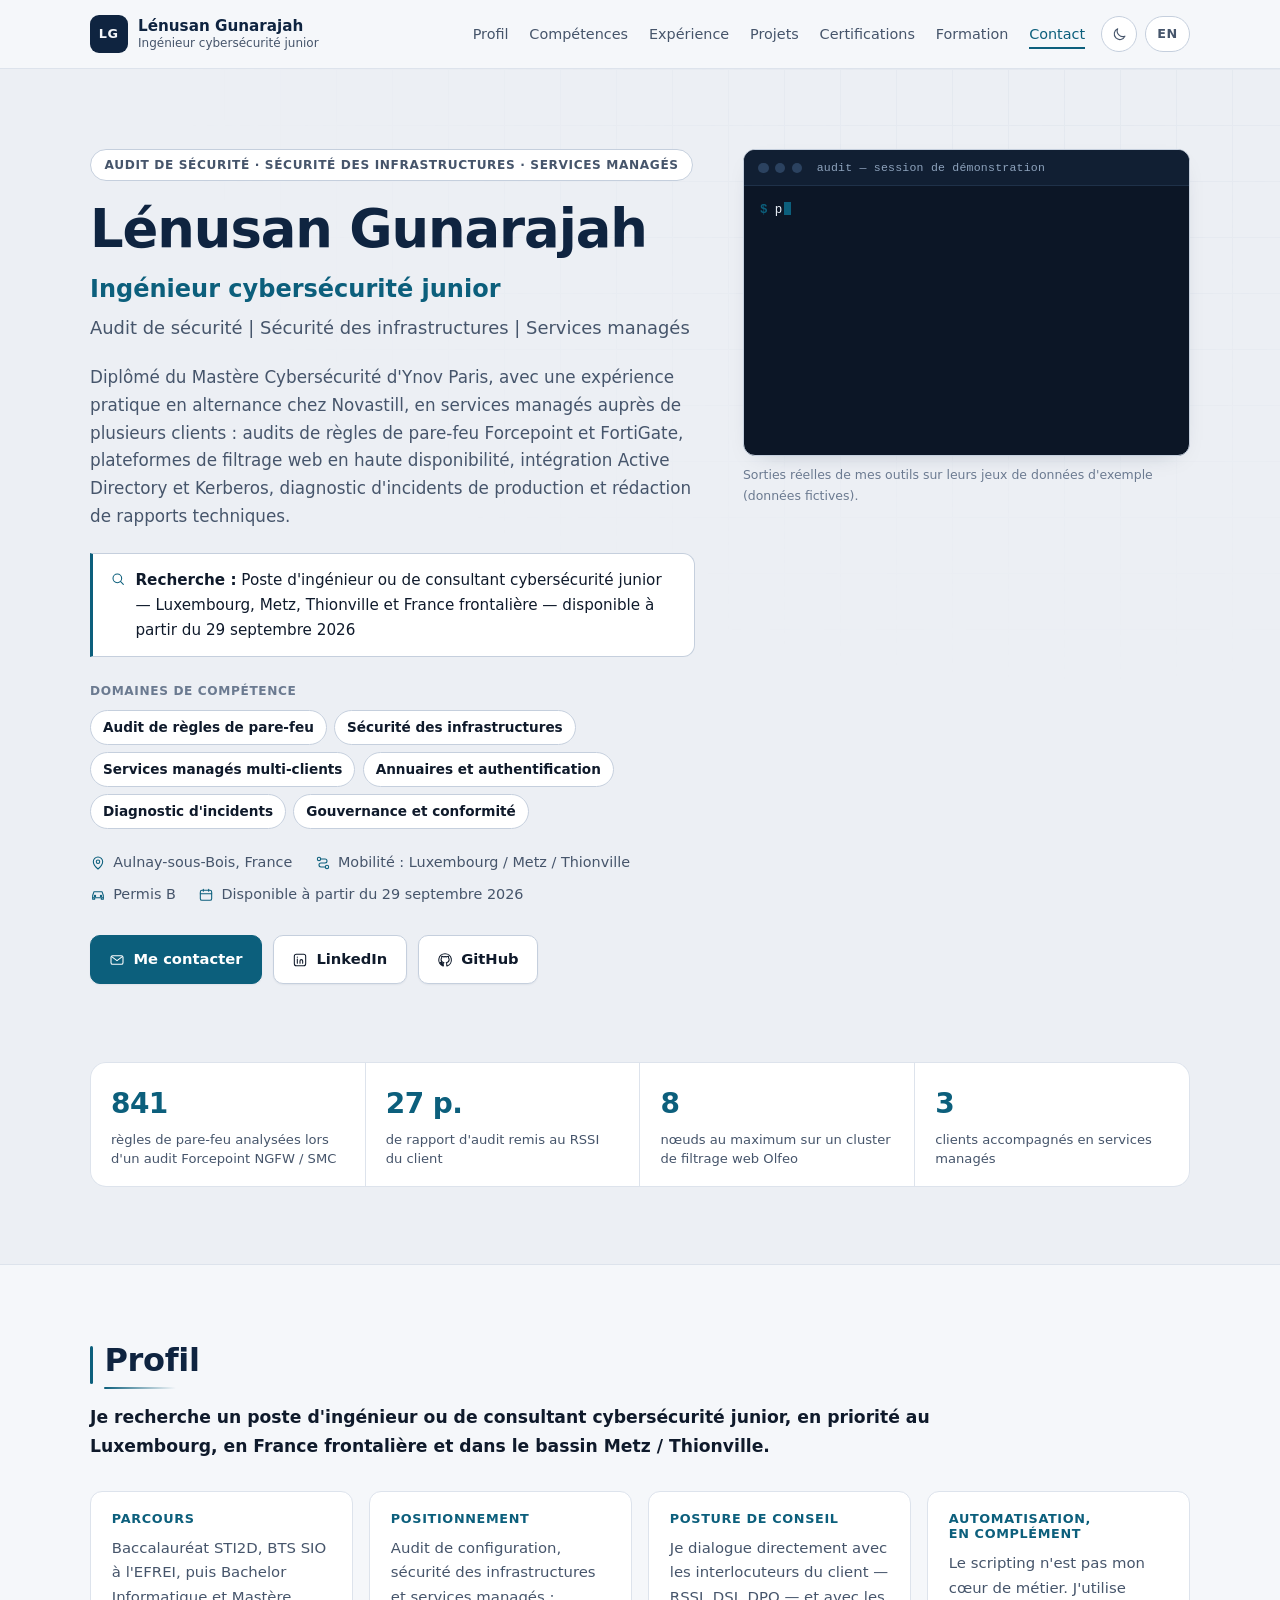
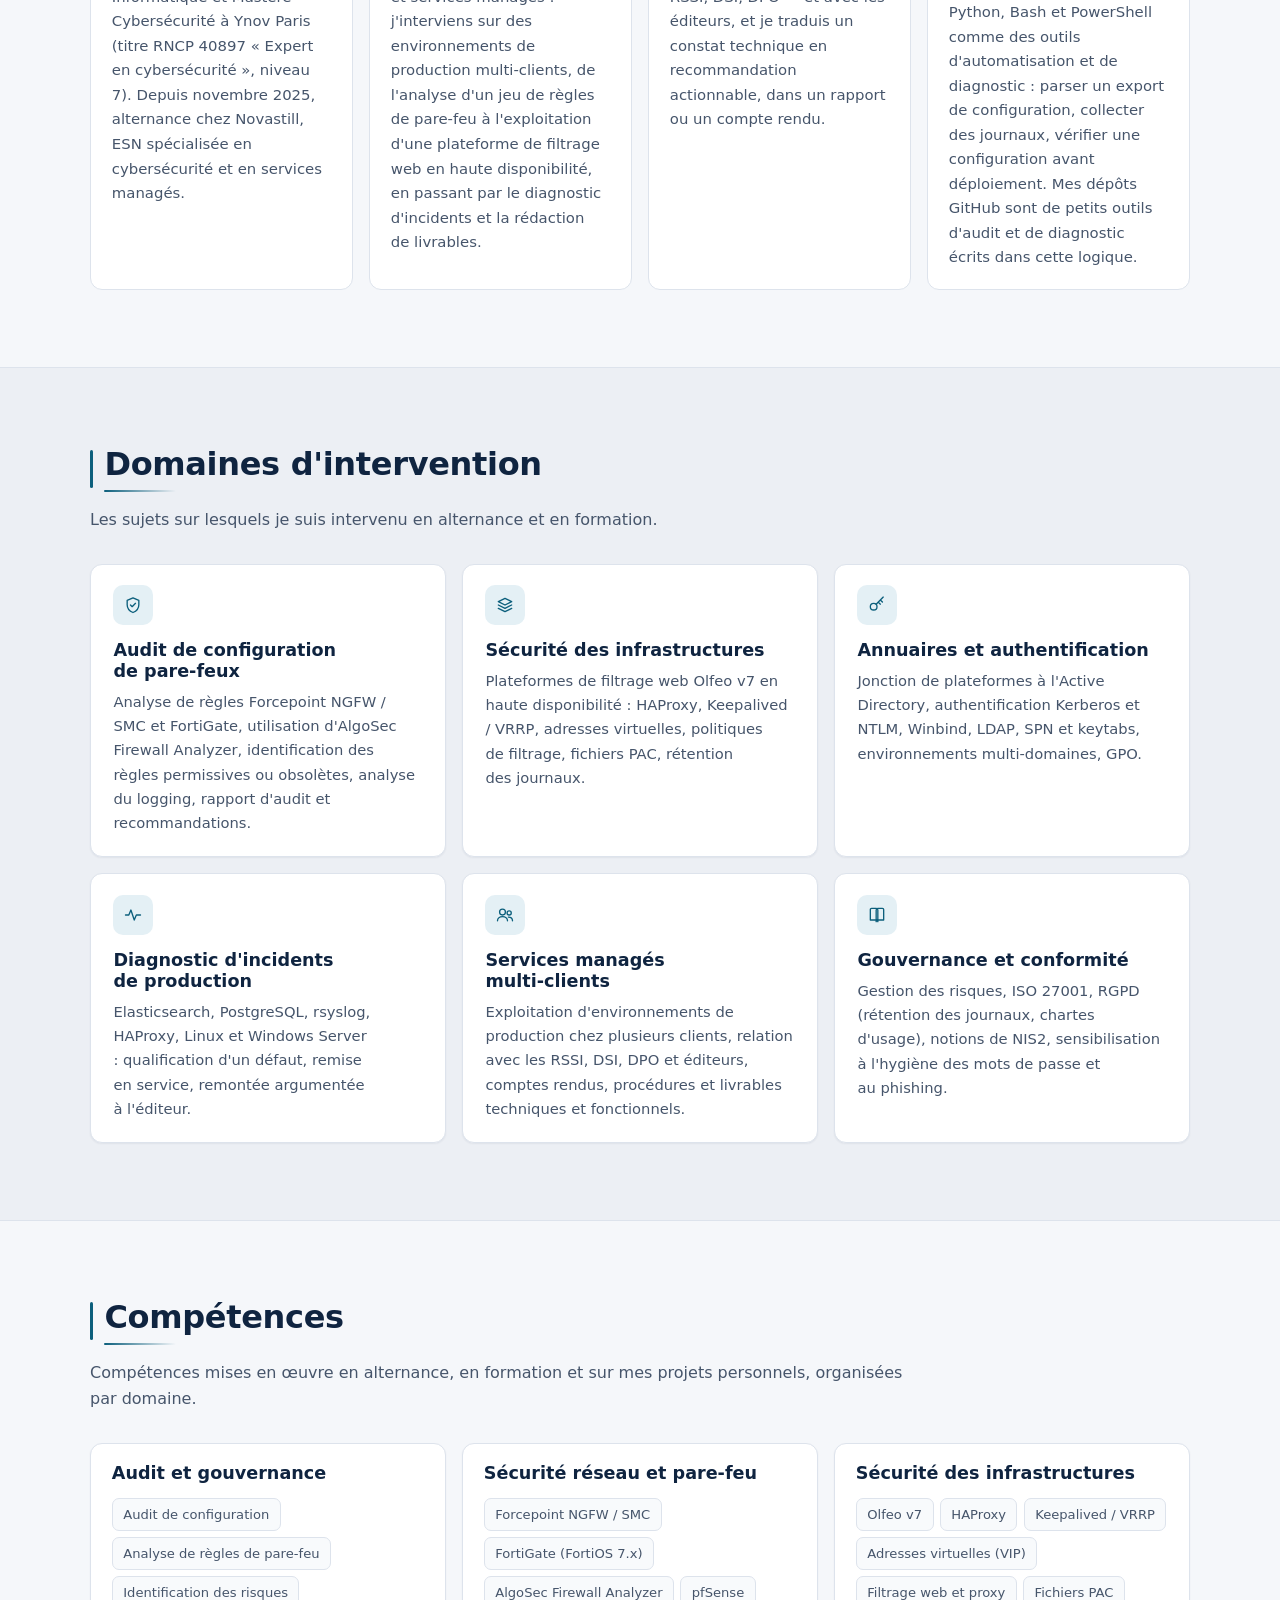
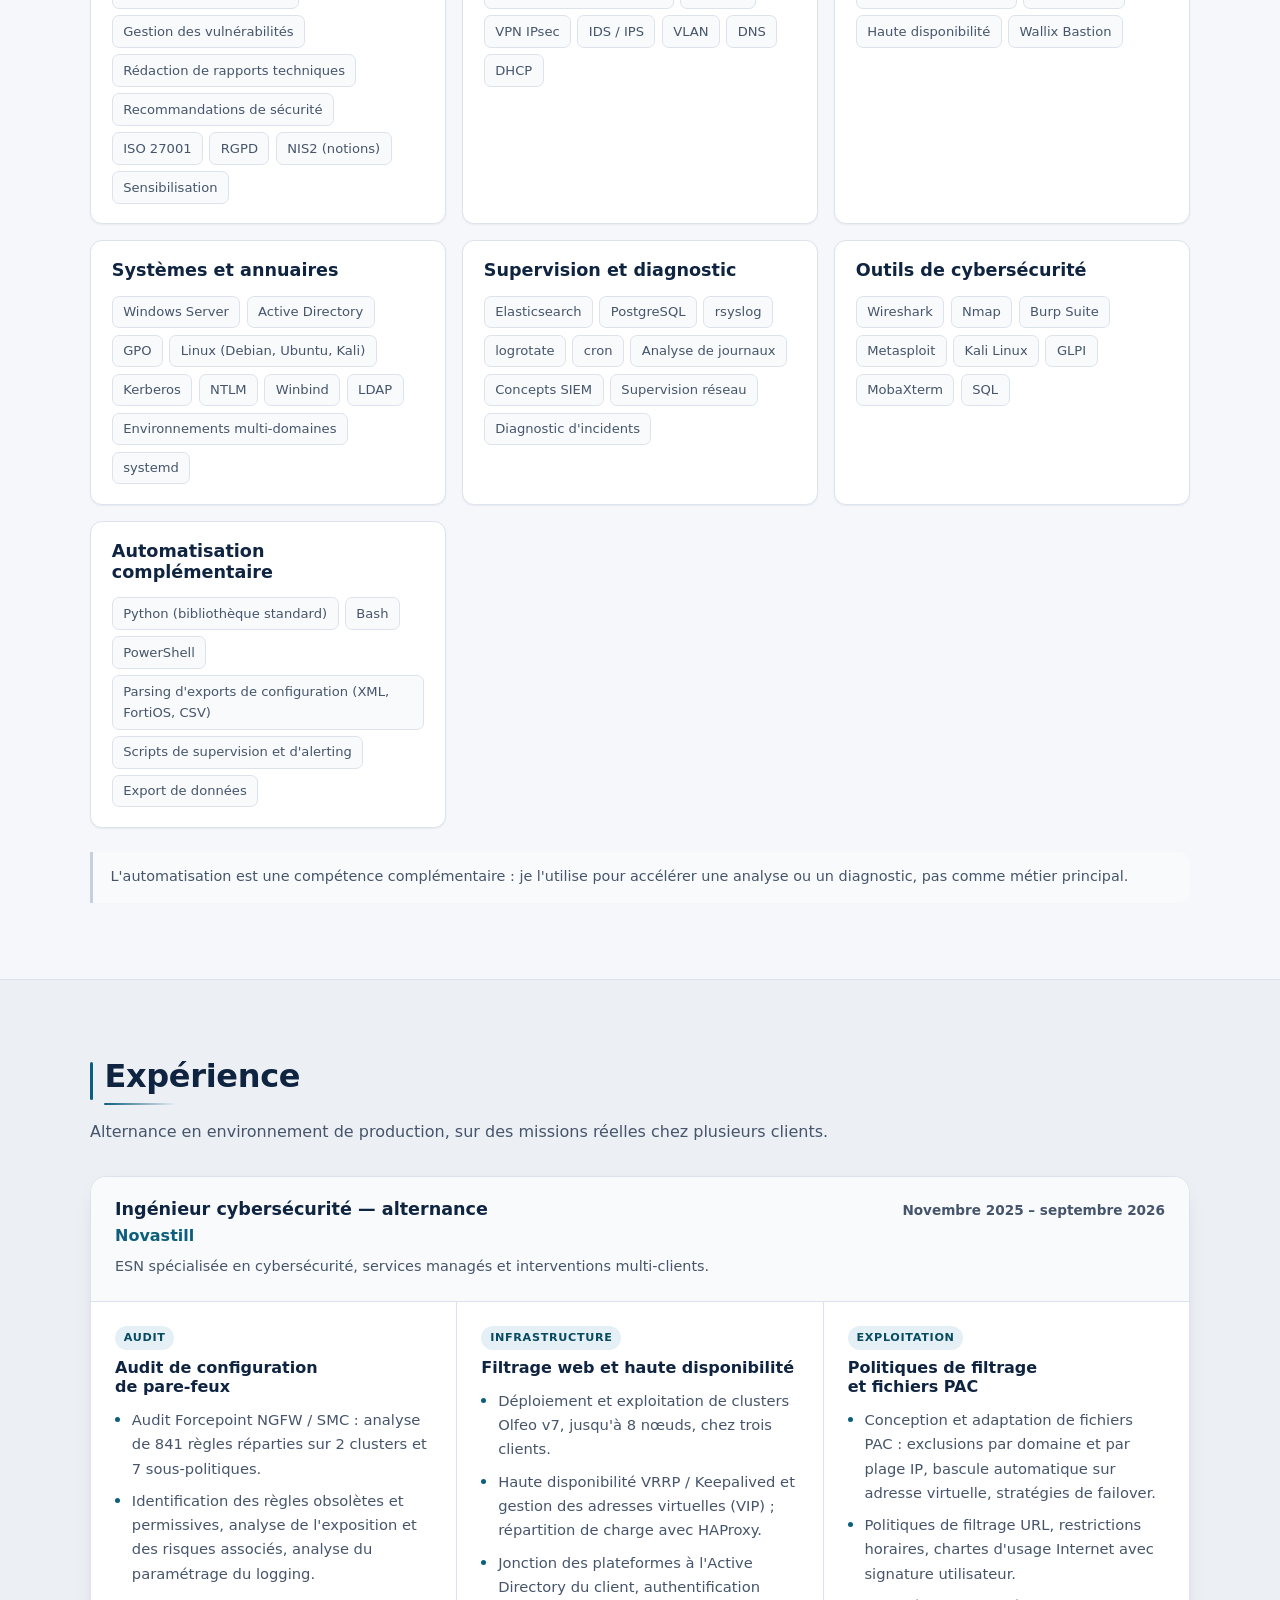
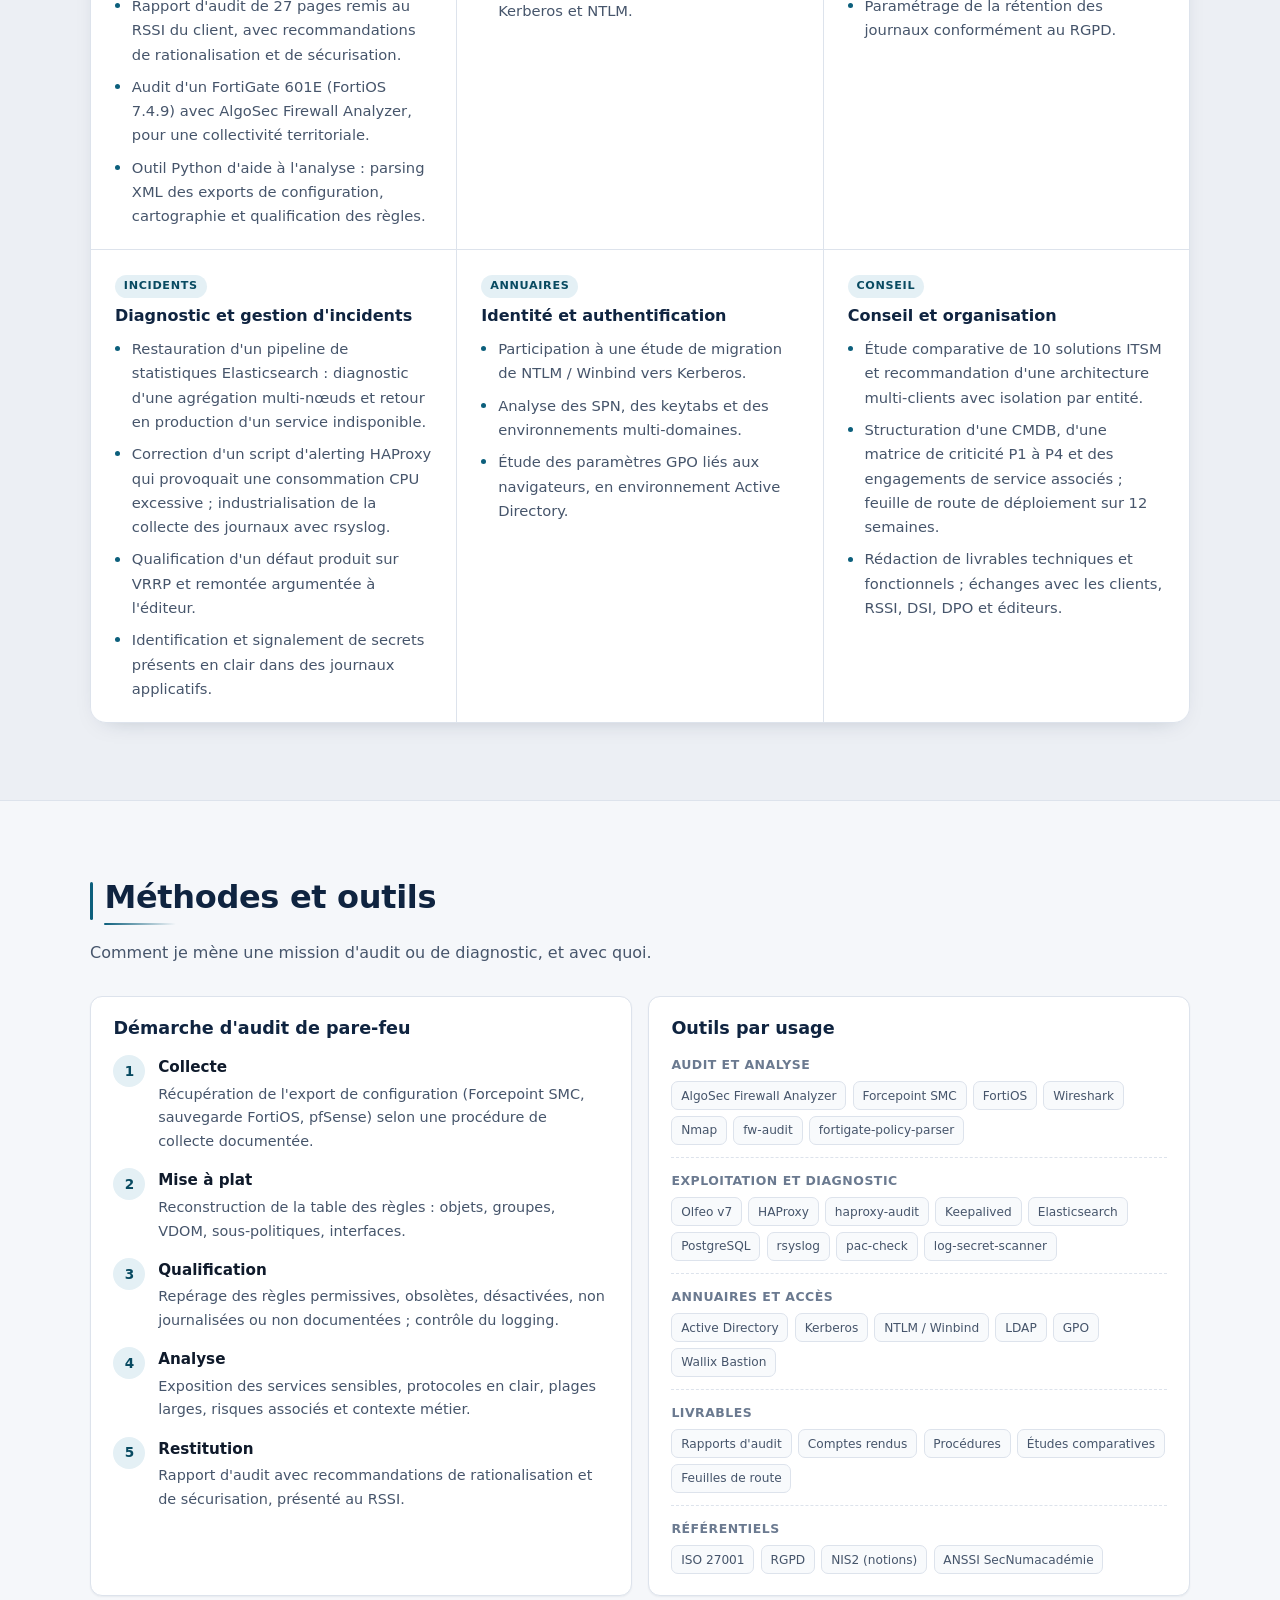
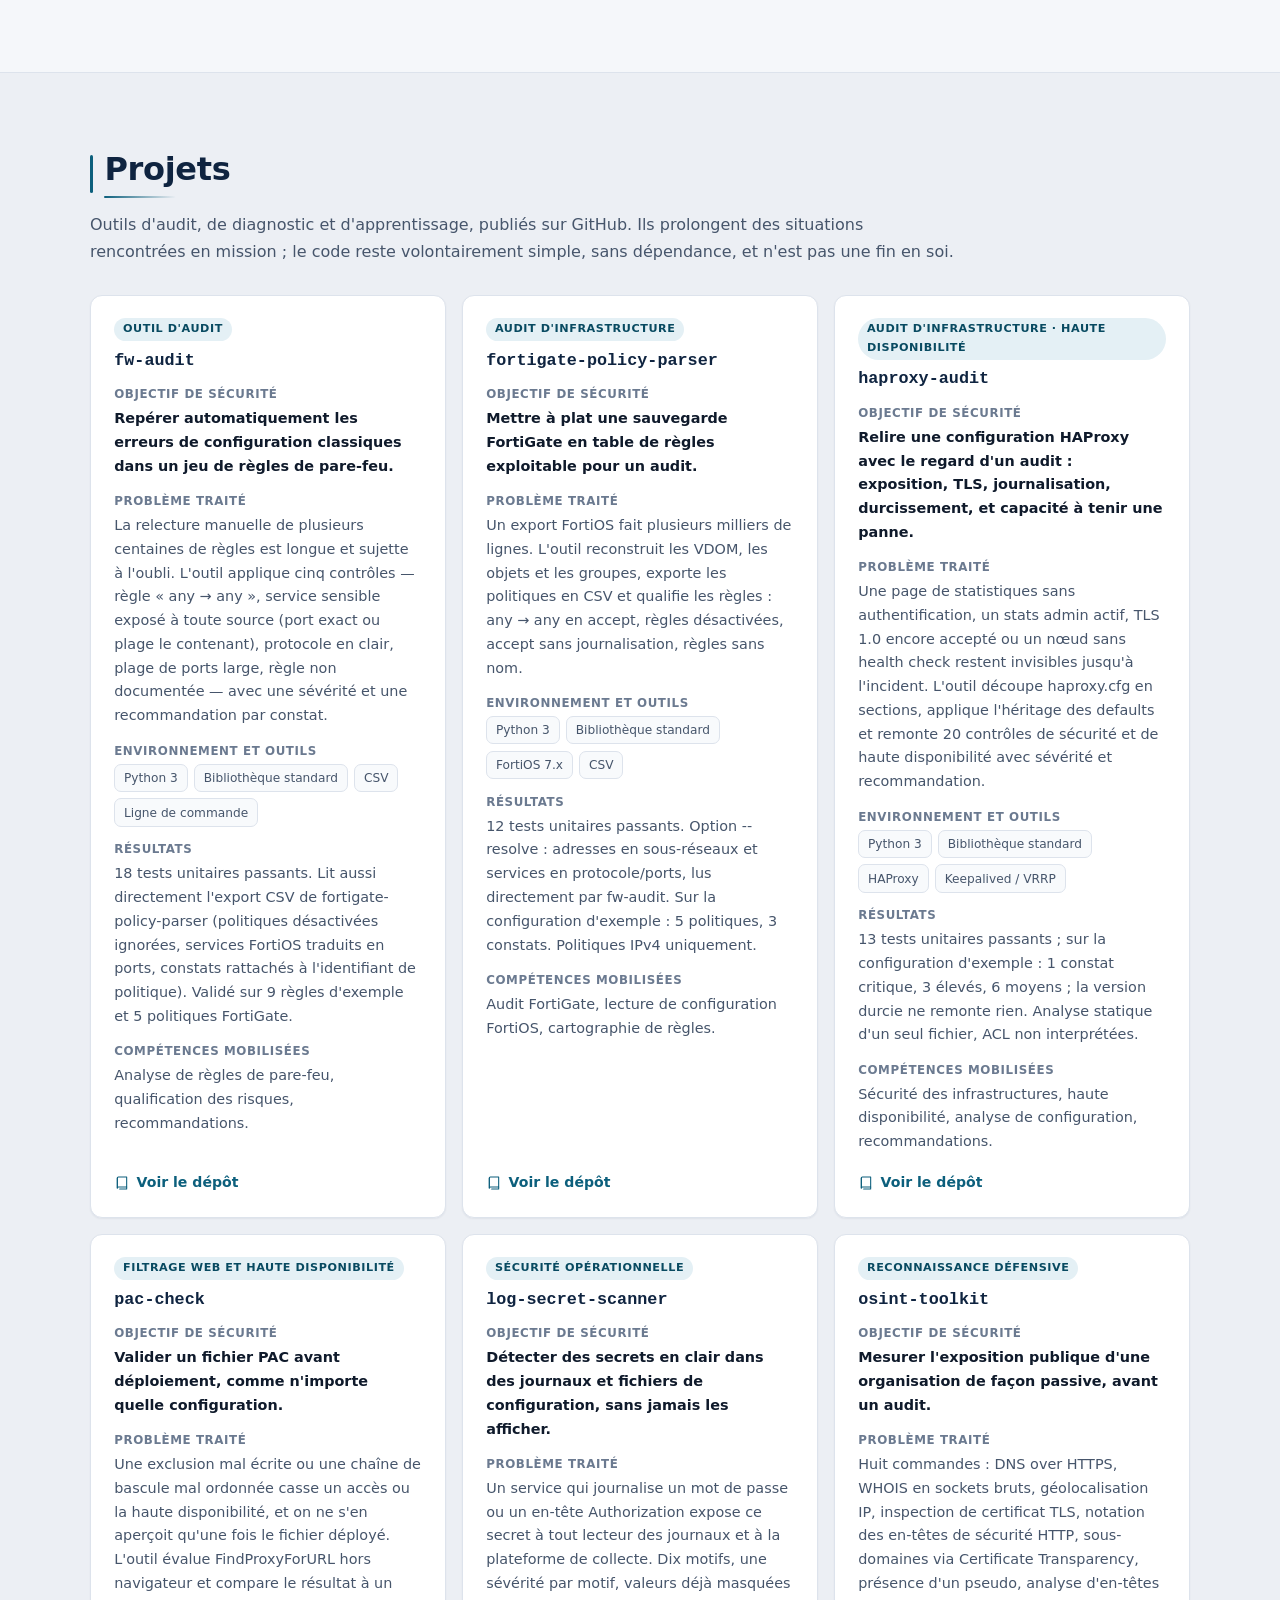
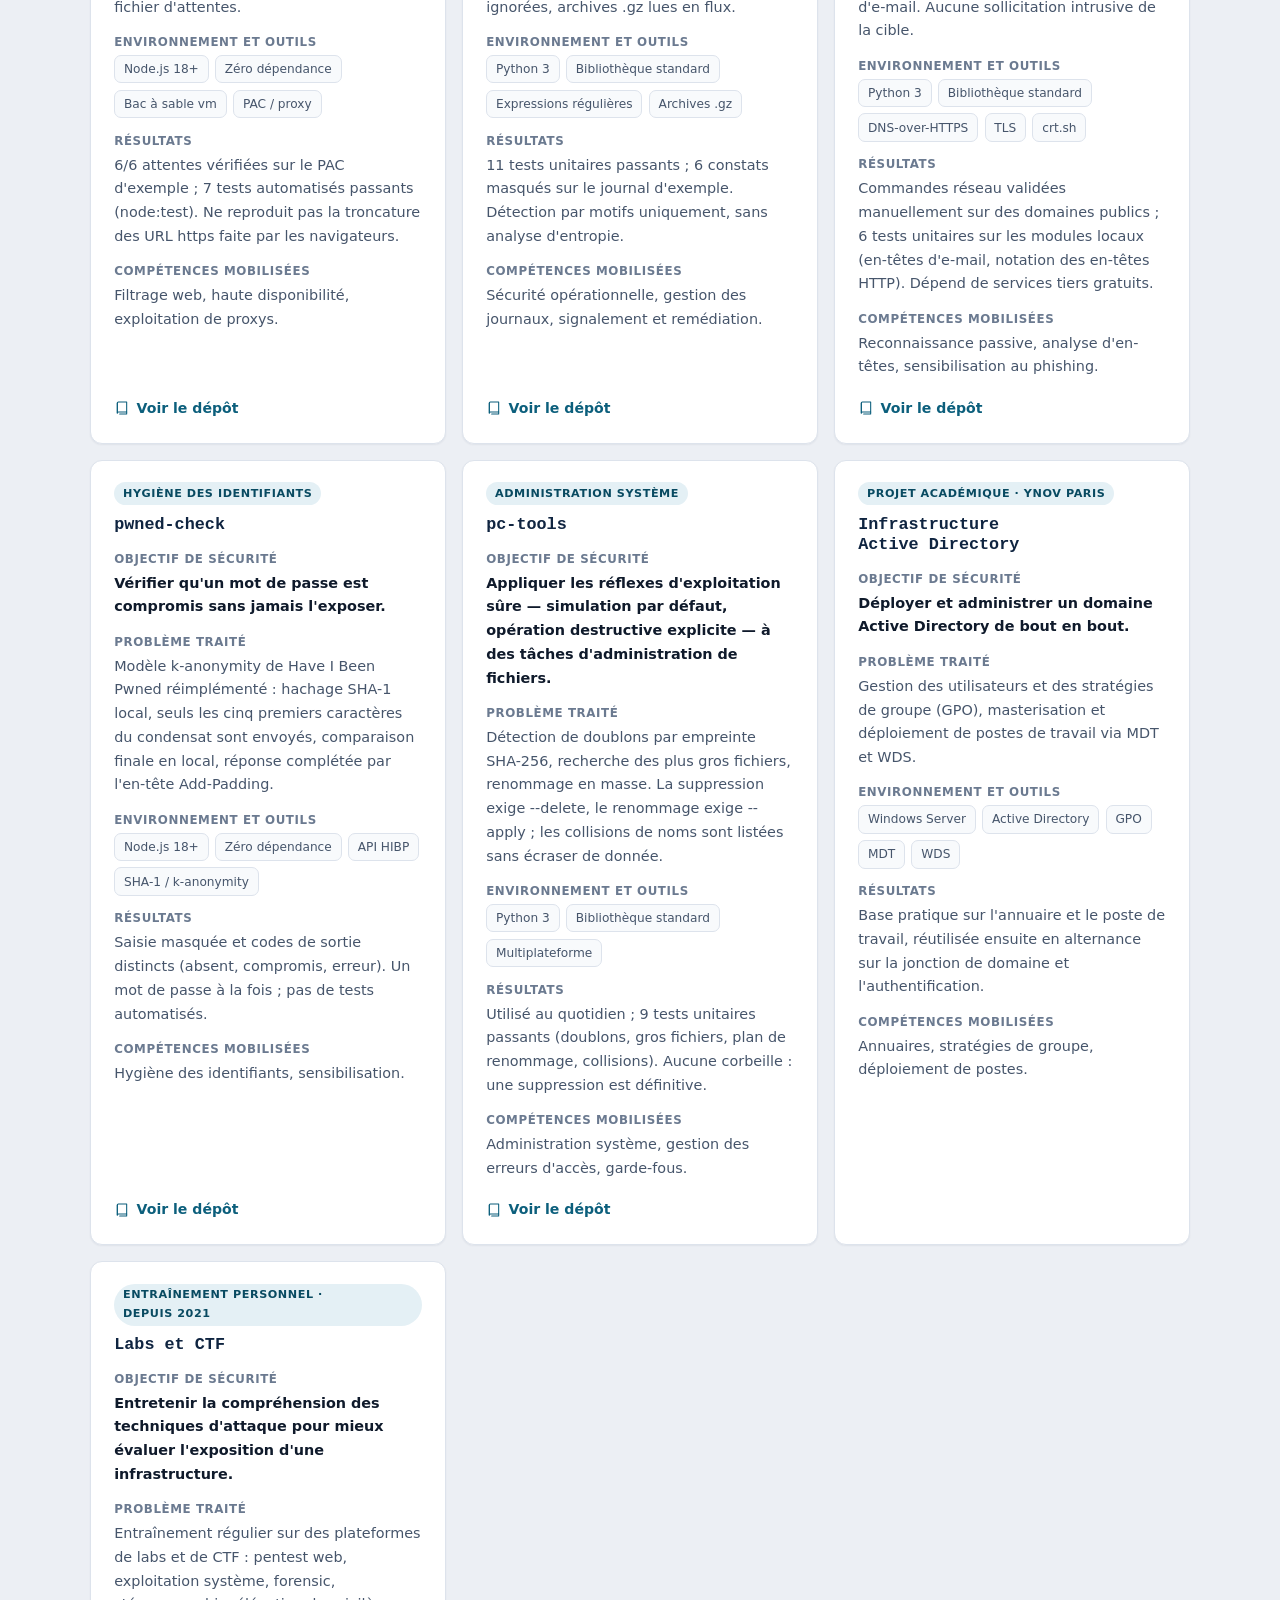
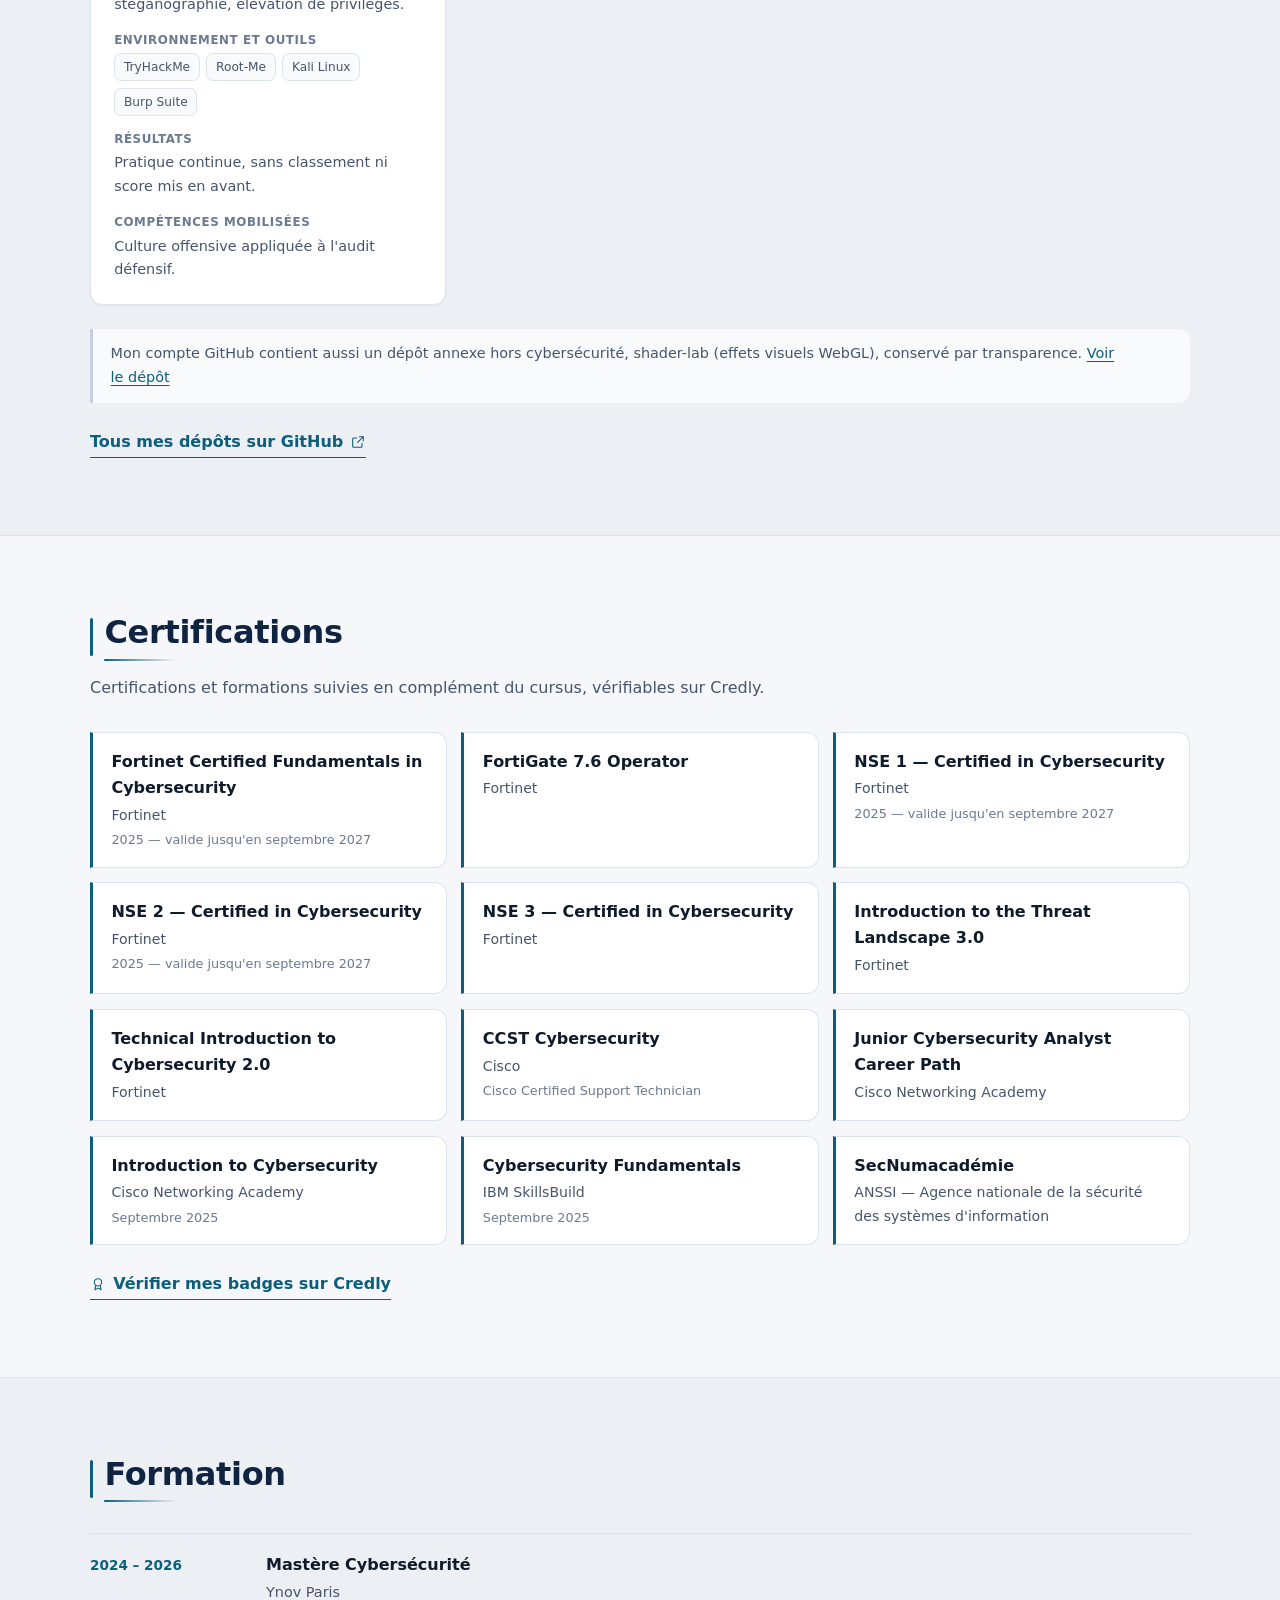
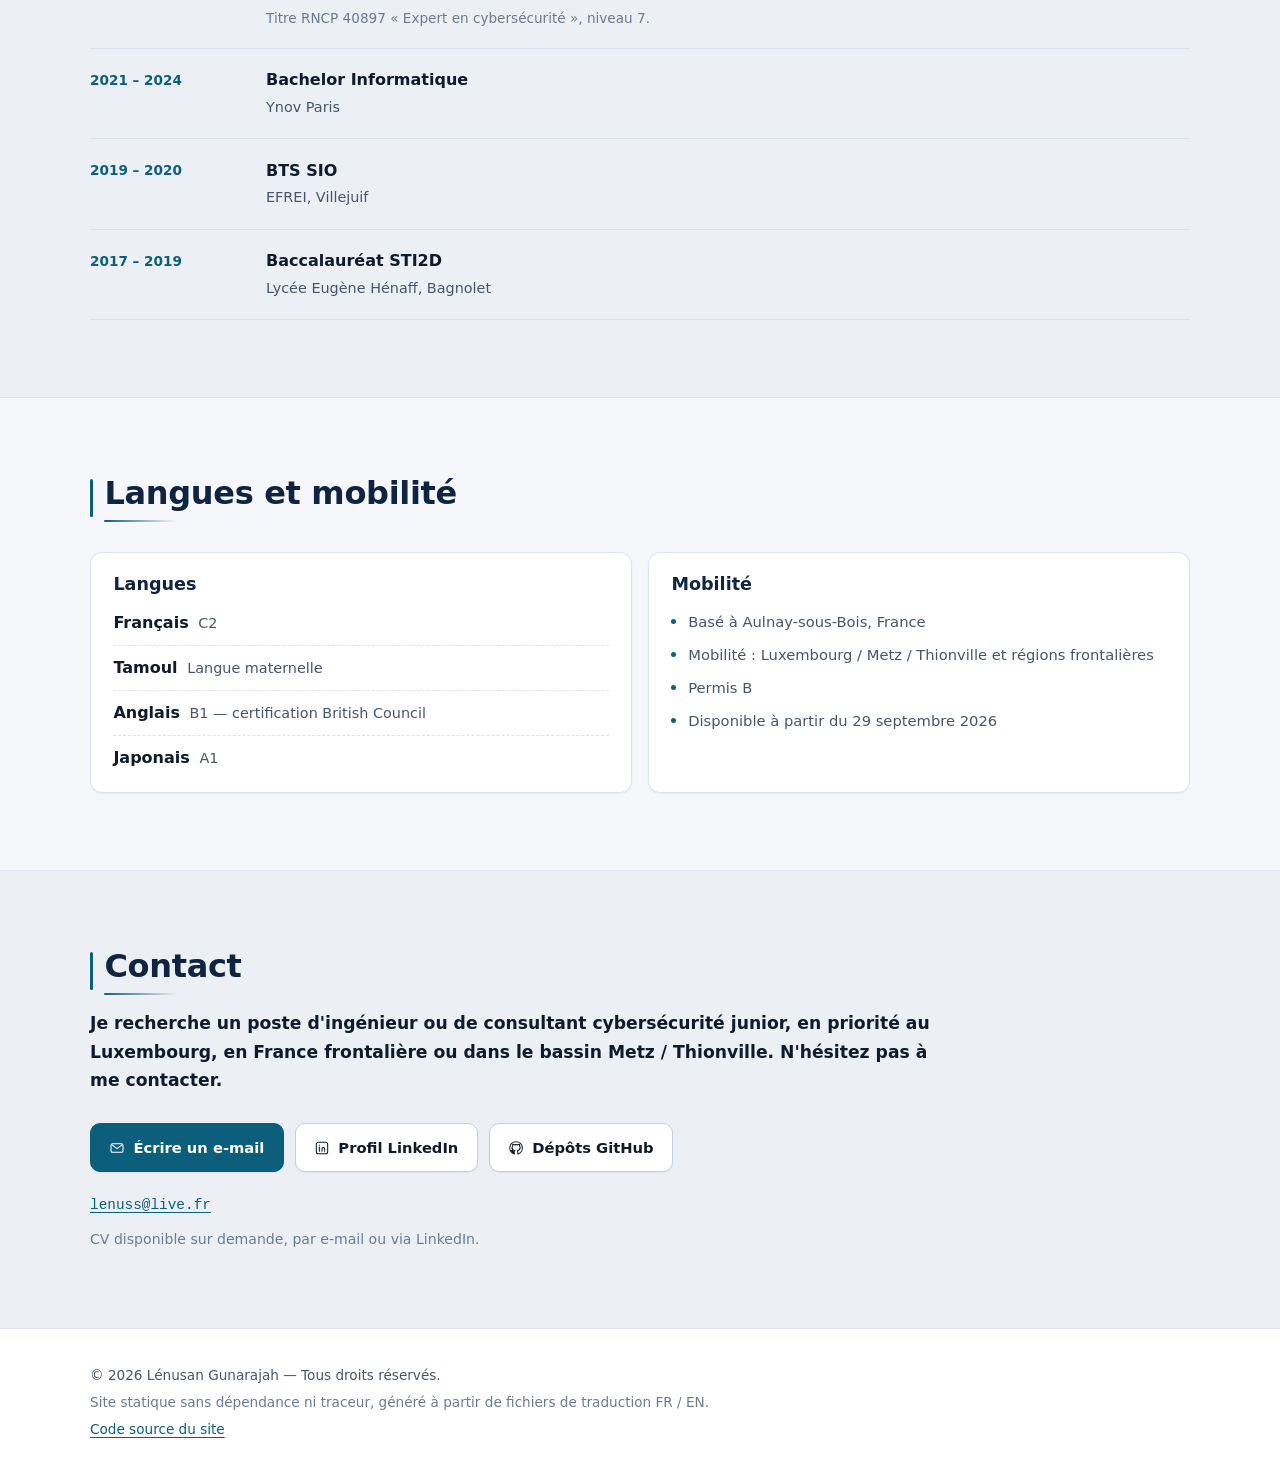
<file: index.html>
<!doctype html>
<html lang="fr">
  <head>
    <meta charset="utf-8">
    <meta name="viewport" content="width=device-width, initial-scale=1">
    <title>Lénusan Gunarajah — Ingénieur cybersécurité junior | Audit de sécurité, sécurité des infrastructures, services managés</title>
    <meta name="description" content="Ingénieur cybersécurité junior, diplômé du Mastère Cybersécurité d&#x27;Ynov Paris : audit de règles de pare-feu (Forcepoint, FortiGate, AlgoSec), sécurité des infrastructures (Olfeo, HAProxy, Keepalived), Active Directory et Kerberos, diagnostic d&#x27;incidents en production. Recherche un poste junior au Luxembourg, à Metz ou à Thionville.">
    <meta name="keywords" content="ingénieur cybersécurité junior, consultant cybersécurité junior, Luxembourg, Metz, Thionville, audit de pare-feu, Forcepoint, FortiGate, AlgoSec, sécurité des infrastructures, services managés, Olfeo, HAProxy, Keepalived, Active Directory, Kerberos">
    <meta name="author" content="Lénusan Gunarajah">
    <meta name="robots" content="index, follow">
    <meta name="color-scheme" content="light dark">
    <meta name="theme-color" media="(prefers-color-scheme: light)" content="#f5f7fa">
    <meta name="theme-color" media="(prefers-color-scheme: dark)" content="#0b1220">
    <link rel="canonical" href="https://lenu-san.github.io/">
    <link rel="alternate" hreflang="fr" href="https://lenu-san.github.io/">
    <link rel="alternate" hreflang="en" href="https://lenu-san.github.io/en/">
    <link rel="alternate" hreflang="x-default" href="https://lenu-san.github.io/">
    <meta property="og:type" content="profile">
    <meta property="og:site_name" content="Lénusan Gunarajah">
    <meta property="og:locale" content="fr_FR">
    <meta property="og:title" content="Lénusan Gunarajah — Ingénieur cybersécurité junior | Audit de sécurité, sécurité des infrastructures, services managés">
    <meta property="og:description" content="Ingénieur cybersécurité junior, diplômé du Mastère Cybersécurité d&#x27;Ynov Paris : audit de règles de pare-feu (Forcepoint, FortiGate, AlgoSec), sécurité des infrastructures (Olfeo, HAProxy, Keepalived), Active Directory et Kerberos, diagnostic d&#x27;incidents en production. Recherche un poste junior au Luxembourg, à Metz ou à Thionville.">
    <meta property="og:url" content="https://lenu-san.github.io/">
    <meta property="og:image" content="https://lenu-san.github.io/assets/og.png">
    <meta property="og:image:width" content="1200">
    <meta property="og:image:height" content="630">
    <meta property="og:image:alt" content="Lénusan Gunarajah — Ingénieur cybersécurité junior : audit de sécurité, sécurité des infrastructures, services managés">
    <meta name="twitter:card" content="summary_large_image">
    <meta name="twitter:title" content="Lénusan Gunarajah — Ingénieur cybersécurité junior | Audit de sécurité, sécurité des infrastructures, services managés">
    <meta name="twitter:description" content="Ingénieur cybersécurité junior, diplômé du Mastère Cybersécurité d&#x27;Ynov Paris : audit de règles de pare-feu (Forcepoint, FortiGate, AlgoSec), sécurité des infrastructures (Olfeo, HAProxy, Keepalived), Active Directory et Kerberos, diagnostic d&#x27;incidents en production. Recherche un poste junior au Luxembourg, à Metz ou à Thionville.">
    <meta name="twitter:image" content="https://lenu-san.github.io/assets/og.png">
    <link rel="icon" href="assets/favicon.svg" type="image/svg+xml">
    <link rel="apple-touch-icon" href="assets/apple-touch-icon.png">
    <link rel="stylesheet" href="assets/style.css">
    <script>(function(){try{var t=localStorage.getItem('theme');if(t==='dark'||t==='light'){document.documentElement.setAttribute('data-theme',t);}}catch(e){}})();</script>
    <script type="application/ld+json">{"@context": "https://schema.org", "@type": "Person", "name": "Lénusan Gunarajah", "alternateName": "Lénusan Josap Gunarajah", "jobTitle": "Ingénieur cybersécurité junior", "description": "Diplômé du Mastère Cybersécurité d'Ynov Paris, avec une expérience pratique en alternance chez Novastill, en services managés auprès de plusieurs clients : audits de règles de pare-feu Forcepoint et FortiGate, plateformes de filtrage web en haute disponibilité, intégration Active Directory et Kerberos, diagnostic d'incidents de production et rédaction de rapports techniques.", "email": "mailto:lenuss@live.fr", "url": "https://lenu-san.github.io/", "image": "https://lenu-san.github.io/assets/og.png", "sameAs": ["https://github.com/Lenu-san", "https://www.linkedin.com/in/l%C3%A9nusan-g-0470b6336", "https://www.credly.com/users/lenusan-josap-gunarajah/badges"], "address": {"@type": "PostalAddress", "addressLocality": "Aulnay-sous-Bois", "addressCountry": "FR"}, "worksFor": {"@type": "Organization", "name": "Novastill"}, "alumniOf": [{"@type": "EducationalOrganization", "name": "Ynov Paris"}, {"@type": "EducationalOrganization", "name": "Ynov Paris"}, {"@type": "EducationalOrganization", "name": "EFREI, Villejuif"}, {"@type": "EducationalOrganization", "name": "Lycée Eugène Hénaff, Bagnolet"}], "knowsAbout": ["Audit de configuration", "Analyse de règles de pare-feu", "Identification des risques", "Gestion des vulnérabilités", "Rédaction de rapports techniques", "Recommandations de sécurité", "ISO 27001", "RGPD", "NIS2 (notions)", "Sensibilisation", "Forcepoint NGFW / SMC", "FortiGate (FortiOS 7.x)", "AlgoSec Firewall Analyzer", "pfSense", "VPN IPsec", "IDS / IPS", "VLAN", "DNS", "DHCP", "Olfeo v7", "HAProxy", "Keepalived / VRRP", "Adresses virtuelles (VIP)", "Filtrage web et proxy"], "knowsLanguage": ["Français", "Tamoul", "Anglais", "Japonais"]}</script>
  </head>
  <body>
    <a class="skip-link" href="#main">Aller au contenu principal</a>
    <header class="site-header">
      <div class="shell header-inner">
        <a class="brand" href="#top">
          <span class="brand-mark" aria-hidden="true">LG</span>
          <span class="brand-text">
            <strong>Lénusan Gunarajah</strong>
            <span>Ingénieur cybersécurité junior</span>
          </span>
        </a>
        <nav id="site-nav" class="nav" aria-label="Navigation principale">
          <ul>
            <li><a href="#profil" data-nav="profil">Profil</a></li>
            <li><a href="#competences" data-nav="competences">Compétences</a></li>
            <li><a href="#experience" data-nav="experience">Expérience</a></li>
            <li><a href="#projets" data-nav="projets">Projets</a></li>
            <li><a href="#certifications" data-nav="certifications">Certifications</a></li>
            <li><a href="#formation" data-nav="formation">Formation</a></li>
            <li><a href="#contact" data-nav="contact">Contact</a></li>
          </ul>
        </nav>
        <div class="header-actions">
          <button class="theme-toggle" type="button" data-theme-toggle
                  aria-label="Basculer le thème clair ou sombre" title="Basculer le thème clair ou sombre"
                  data-label-light="Thème clair" data-label-dark="Thème sombre">
            <svg class="icon icon-sun" viewBox="0 0 24 24" fill="none" stroke="currentColor" stroke-width="1.6" stroke-linecap="round" stroke-linejoin="round" aria-hidden="true" focusable="false"><circle cx="12" cy="12" r="4"/><path d="M12 2.5v2.5M12 19v2.5M2.5 12H5M19 12h2.5M5.3 5.3l1.8 1.8M16.9 16.9l1.8 1.8M5.3 18.7l1.8-1.8M16.9 7.1l1.8-1.8"/></svg><svg class="icon icon-moon" viewBox="0 0 24 24" fill="none" stroke="currentColor" stroke-width="1.6" stroke-linecap="round" stroke-linejoin="round" aria-hidden="true" focusable="false"><path d="M20 14.5A8 8 0 0 1 9.5 4a8 8 0 1 0 10.5 10.5Z"/></svg>
          </button>
          <a class="lang-switch" href="en/" hreflang="en"
             lang="en" title="Read this page in English">
            <span aria-hidden="true">EN</span>
            <span class="visually-hidden">Read this page in English</span>
          </a>
          <button class="nav-toggle" type="button" aria-expanded="false" aria-controls="site-nav"
                  data-open="Ouvrir le menu" data-close="Fermer le menu">
            <span class="nav-toggle-bars" aria-hidden="true"><span></span><span></span><span></span></span>
            <span class="visually-hidden">Ouvrir le menu</span>
          </button>
        </div>
      </div>
    </header>
    <main id="main">
      <section class="hero" id="top">
        <div class="shell hero-grid">
          <div class="hero-inner">
            <p class="eyebrow">Audit de sécurité · Sécurité des infrastructures · Services managés</p>
            <h1>Lénusan Gunarajah</h1>
            <p class="hero-role">Ingénieur cybersécurité junior</p>
            <p class="hero-subtitle">Audit de sécurité | Sécurité des infrastructures | Services managés</p>
            <p class="hero-intro">Diplômé du Mastère Cybersécurité d&#x27;Ynov Paris, avec une expérience pratique en alternance chez Novastill, en services managés auprès de plusieurs clients : audits de règles de pare-feu Forcepoint et FortiGate, plateformes de filtrage web en haute disponibilité, intégration Active Directory et Kerberos, diagnostic d&#x27;incidents de production et rédaction de rapports techniques.</p>
            <p class="hero-search">
              <svg class="icon icon-sm" viewBox="0 0 24 24" fill="none" stroke="currentColor" stroke-width="1.6" stroke-linecap="round" stroke-linejoin="round" aria-hidden="true" focusable="false"><circle cx="11" cy="11" r="6.5"/><path d="m16 16 4 4"/></svg>
              <span><strong>Recherche :</strong> Poste d&#x27;ingénieur ou de consultant cybersécurité junior — Luxembourg, Metz, Thionville et France frontalière — disponible à partir du 29 septembre 2026</span>
            </p>
            <p class="hero-domains-label">Domaines de compétence</p>
            <ul class="hero-domains">
              <li>Audit de règles de pare-feu</li>
            <li>Sécurité des infrastructures</li>
            <li>Services managés multi-clients</li>
            <li>Annuaires et authentification</li>
            <li>Diagnostic d&#x27;incidents</li>
            <li>Gouvernance et conformité</li>
            </ul>
            <ul class="hero-facts">
              <li><svg class="icon icon-sm" viewBox="0 0 24 24" fill="none" stroke="currentColor" stroke-width="1.6" stroke-linecap="round" stroke-linejoin="round" aria-hidden="true" focusable="false"><path d="M12 21s7-6.2 7-11a7 7 0 1 0-14 0c0 4.8 7 11 7 11Z"/><circle cx="12" cy="10" r="2.6"/></svg><span>Aulnay-sous-Bois, France</span></li>
            <li><svg class="icon icon-sm" viewBox="0 0 24 24" fill="none" stroke="currentColor" stroke-width="1.6" stroke-linecap="round" stroke-linejoin="round" aria-hidden="true" focusable="false"><circle cx="6" cy="6" r="2.5"/><circle cx="18" cy="18" r="2.5"/><path d="M8.5 6H15a3 3 0 0 1 0 6H9a3 3 0 0 0 0 6h6.5"/></svg><span>Mobilité : Luxembourg / Metz / Thionville</span></li>
            <li><svg class="icon icon-sm" viewBox="0 0 24 24" fill="none" stroke="currentColor" stroke-width="1.6" stroke-linecap="round" stroke-linejoin="round" aria-hidden="true" focusable="false"><path d="M4 16v-3.2L6 7h12l2 5.8V16"/><path d="M4 16h16v2.5h-3V16H7v2.5H4Z"/><circle cx="7.5" cy="13.5" r="1"/><circle cx="16.5" cy="13.5" r="1"/></svg><span>Permis B</span></li>
            <li><svg class="icon icon-sm" viewBox="0 0 24 24" fill="none" stroke="currentColor" stroke-width="1.6" stroke-linecap="round" stroke-linejoin="round" aria-hidden="true" focusable="false"><rect x="3.5" y="5" width="17" height="15" rx="2.5"/><path d="M3.5 10h17M8 3.5v3M16 3.5v3"/></svg><span>Disponible à partir du 29 septembre 2026</span></li>
            </ul>
            <div class="cta">
              
              <a class="btn btn-primary" href="#contact"><svg class="icon icon-sm" viewBox="0 0 24 24" fill="none" stroke="currentColor" stroke-width="1.6" stroke-linecap="round" stroke-linejoin="round" aria-hidden="true" focusable="false"><rect x="3" y="5.5" width="18" height="13" rx="2.5"/><path d="m4 7 8 6 8-6"/></svg>Me contacter</a>
              <a class="btn" href="https://www.linkedin.com/in/l%C3%A9nusan-g-0470b6336" rel="me noopener" target="_blank"><svg class="icon icon-sm" viewBox="0 0 24 24" fill="none" stroke="currentColor" stroke-width="1.6" stroke-linecap="round" stroke-linejoin="round" aria-hidden="true" focusable="false"><rect x="3.5" y="3.5" width="17" height="17" rx="3"/><path d="M8 10.5V17M8 7.6v.1M12 17v-3.6a2 2 0 0 1 4 0V17"/></svg>LinkedIn</a>
              <a class="btn" href="https://github.com/Lenu-san" rel="me noopener" target="_blank"><svg class="icon icon-sm" viewBox="0 0 24 24" fill="none" stroke="currentColor" stroke-width="1.6" stroke-linecap="round" stroke-linejoin="round" aria-hidden="true" focusable="false"><path d="M12 2.6a9.4 9.4 0 0 0-3 18.3c.5.1.6-.2.6-.5v-1.7c-2.6.6-3.2-1.2-3.2-1.2-.4-1.1-1-1.4-1-1.4-.9-.6.1-.6.1-.6 1 .1 1.5 1 1.5 1 .8 1.5 2.2 1 2.8.8.1-.6.4-1 .6-1.3-2.1-.2-4.3-1-4.3-4.6 0-1 .4-1.9 1-2.5-.1-.3-.4-1.3.1-2.6 0 0 .8-.3 2.6 1a9 9 0 0 1 4.7 0c1.8-1.3 2.6-1 2.6-1 .5 1.3.2 2.3.1 2.6.6.6 1 1.5 1 2.5 0 3.6-2.2 4.4-4.3 4.6.4.3.7.9.7 1.8v2.6c0 .3.1.6.6.5A9.4 9.4 0 0 0 12 2.6Z"/></svg>GitHub</a>
            </div>
          </div>
          <aside class="hero-panel" aria-label="audit — session de démonstration">
            <div class="term">
              <div class="term-bar" aria-hidden="true"><span></span><span></span><span></span><p>audit — session de démonstration</p></div>
              <div class="term-body" data-term>
              <div class="term-scene">
                <p class="term-cmd"><span class="term-prompt" aria-hidden="true">$</span> <span class="term-cmd-text">python fw_audit.py samples/ruleset-exemple.csv</span></p>
                <p class="term-line">Audit de ruleset-exemple.csv — 9 règle(s) analysée(s)</p>
                <p class="term-line sev-critique">CRITIQUE  ligne 2 — Règle permissive « any → any »</p>
                <p class="term-line sev-elevee">ÉLEVÉE    ligne 3 — RDP (3389) exposé depuis n&#x27;importe quelle source</p>
                <p class="term-line sev-elevee">ÉLEVÉE    ligne 4 — SSH (22) exposé depuis n&#x27;importe quelle source</p>
                <p class="term-line sev-moyenne">MOYENNE   ligne 6 — Protocole en clair FTP (21) autorisé largement</p>
                <p class="term-line sev-info">INFO      ligne 8 — Règle non documentée</p>
                <p class="term-line sev-bilan">Bilan — CRITIQUE: 1  ÉLEVÉE: 3  MOYENNE: 2  INFO: 1</p>
              </div>
              <div class="term-scene">
                <p class="term-cmd"><span class="term-prompt" aria-hidden="true">$</span> <span class="term-cmd-text">python fgt_parser.py samples/fortigate-exemple.conf</span></p>
                <p class="term-line">VDOM root — 5 politique(s)   actives : 4   désactivées : 1</p>
                <p class="term-line sev-elevee">⚠ any→any en accept : 1</p>
                <p class="term-line sev-moyenne">⚠ accept sans journalisation : 1</p>
                <p class="term-line sev-info">⚠ sans nom : 1</p>
                <p class="term-line sev-bilan">Export CSV : 5 lignes, 14 colonnes</p>
              </div>
              <div class="term-scene">
                <p class="term-cmd"><span class="term-prompt" aria-hidden="true">$</span> <span class="term-cmd-text">node pac-check.js samples/proxy.pac --check samples/attendus.txt --no-dns</span></p>
                <p class="term-line sev-ok">OK  http://intranet/                       DIRECT</p>
                <p class="term-line sev-ok">OK  https://portail.intra.example.org/app  DIRECT</p>
                <p class="term-line sev-ok">OK  https://www.example.com/               PROXY proxy-vip:8080; PROXY proxy-01:8080; DIRECT</p>
                <p class="term-line sev-bilan">6/6 attentes vérifiées</p>
              </div>
              <div class="term-scene">
                <p class="term-cmd"><span class="term-prompt" aria-hidden="true">$</span> <span class="term-cmd-text">python scan_secrets.py samples/</span></p>
                <p class="term-line sev-elevee">ÉLEVÉE  ligne 2  Identifiants dans une URL    postgres://app:[MASQUÉ]@db01</p>
                <p class="term-line sev-elevee">ÉLEVÉE  ligne 5  Authentification HTTP Basic  Authorization: Basic [MASQUÉ]</p>
                <p class="term-line sev-elevee">ÉLEVÉE  ligne 7  Clé d&#x27;accès AWS              aws_access_key_id=[MASQUÉ]</p>
                <p class="term-line sev-bilan">Bilan — ÉLEVÉE: 5  MOYENNE: 1  (6 constat(s))</p>
              </div>
              </div>
            </div>
            <p class="hero-panel-note">Sorties réelles de mes outils sur leurs jeux de données d&#x27;exemple (données fictives).</p>
          </aside>
          <div class="stats" role="group" aria-label="Repères de mon alternance chez Novastill">
            <div class="stat">
              <span class="stat-value" data-count>841</span>
              <span class="stat-label">règles de pare-feu analysées lors d&#x27;un audit Forcepoint NGFW / SMC</span>
            </div>
            <div class="stat">
              <span class="stat-value" data-count>27 p.</span>
              <span class="stat-label">de rapport d&#x27;audit remis au RSSI du client</span>
            </div>
            <div class="stat">
              <span class="stat-value" data-count>8</span>
              <span class="stat-label">nœuds au maximum sur un cluster de filtrage web Olfeo</span>
            </div>
            <div class="stat">
              <span class="stat-value" data-count>3</span>
              <span class="stat-label">clients accompagnés en services managés</span>
            </div>
          </div>
        </div>
      </section>
      <section id="profil" class="section reveal">
        <div class="shell">
          <h2>Profil</h2>
          <p class="lead">Je recherche un poste d&#x27;ingénieur ou de consultant cybersécurité junior, en priorité au Luxembourg, en France frontalière et dans le bassin Metz / Thionville.</p>
          <div class="about-grid">
            <article class="about-block">
              <h3>Parcours</h3>
              <p>Baccalauréat STI2D, BTS SIO à l&#x27;EFREI, puis Bachelor Informatique et Mastère Cybersécurité à Ynov Paris (titre RNCP 40897 « Expert en cybersécurité », niveau 7). Depuis novembre 2025, alternance chez Novastill, ESN spécialisée en cybersécurité et en services managés.</p>
            </article>
            <article class="about-block">
              <h3>Positionnement</h3>
              <p>Audit de configuration, sécurité des infrastructures et services managés : j&#x27;interviens sur des environnements de production multi-clients, de l&#x27;analyse d&#x27;un jeu de règles de pare-feu à l&#x27;exploitation d&#x27;une plateforme de filtrage web en haute disponibilité, en passant par le diagnostic d&#x27;incidents et la rédaction de livrables.</p>
            </article>
            <article class="about-block">
              <h3>Posture de conseil</h3>
              <p>Je dialogue directement avec les interlocuteurs du client — RSSI, DSI, DPO — et avec les éditeurs, et je traduis un constat technique en recommandation actionnable, dans un rapport ou un compte rendu.</p>
            </article>
            <article class="about-block">
              <h3>Automatisation, en complément</h3>
              <p>Le scripting n&#x27;est pas mon cœur de métier. J&#x27;utilise Python, Bash et PowerShell comme des outils d&#x27;automatisation et de diagnostic : parser un export de configuration, collecter des journaux, vérifier une configuration avant déploiement. Mes dépôts GitHub sont de petits outils d&#x27;audit et de diagnostic écrits dans cette logique.</p>
            </article>
          </div>
        </div>
      </section>
      <section id="domaines" class="section section-alt reveal">
        <div class="shell">
          <h2>Domaines d&#x27;intervention</h2>
          <p class="section-intro">Les sujets sur lesquels je suis intervenu en alternance et en formation.</p>
          <div class="domain-grid">
            <article class="domain">
              <span class="domain-icon" aria-hidden="true"><svg class="icon" viewBox="0 0 24 24" fill="none" stroke="currentColor" stroke-width="1.6" stroke-linecap="round" stroke-linejoin="round" aria-hidden="true" focusable="false"><path d="M12 3.5 19 6.5v5.2c0 4.4-2.9 7.7-7 9.3-4.1-1.6-7-4.9-7-9.3V6.5Z"/><path d="m9 12 2 2 4-4"/></svg></span>
              <h3>Audit de configuration de pare-feux</h3>
              <p>Analyse de règles Forcepoint NGFW / SMC et FortiGate, utilisation d&#x27;AlgoSec Firewall Analyzer, identification des règles permissives ou obsolètes, analyse du logging, rapport d&#x27;audit et recommandations.</p>
            </article>
            <article class="domain">
              <span class="domain-icon" aria-hidden="true"><svg class="icon" viewBox="0 0 24 24" fill="none" stroke="currentColor" stroke-width="1.6" stroke-linecap="round" stroke-linejoin="round" aria-hidden="true" focusable="false"><path d="m12 4 8 4-8 4-8-4Z"/><path d="m4 12 8 4 8-4M4 16l8 4 8-4"/></svg></span>
              <h3>Sécurité des infrastructures</h3>
              <p>Plateformes de filtrage web Olfeo v7 en haute disponibilité : HAProxy, Keepalived / VRRP, adresses virtuelles, politiques de filtrage, fichiers PAC, rétention des journaux.</p>
            </article>
            <article class="domain">
              <span class="domain-icon" aria-hidden="true"><svg class="icon" viewBox="0 0 24 24" fill="none" stroke="currentColor" stroke-width="1.6" stroke-linecap="round" stroke-linejoin="round" aria-hidden="true" focusable="false"><circle cx="8" cy="14" r="4"/><path d="m11 11 8.5-8.5M16 6l2.5 2.5M13.5 8.5 16 11"/></svg></span>
              <h3>Annuaires et authentification</h3>
              <p>Jonction de plateformes à l&#x27;Active Directory, authentification Kerberos et NTLM, Winbind, LDAP, SPN et keytabs, environnements multi-domaines, GPO.</p>
            </article>
            <article class="domain">
              <span class="domain-icon" aria-hidden="true"><svg class="icon" viewBox="0 0 24 24" fill="none" stroke="currentColor" stroke-width="1.6" stroke-linecap="round" stroke-linejoin="round" aria-hidden="true" focusable="false"><path d="M3 12h4l2.5-6 4 12 2.5-6h5"/></svg></span>
              <h3>Diagnostic d&#x27;incidents de production</h3>
              <p>Elasticsearch, PostgreSQL, rsyslog, HAProxy, Linux et Windows Server : qualification d&#x27;un défaut, remise en service, remontée argumentée à l&#x27;éditeur.</p>
            </article>
            <article class="domain">
              <span class="domain-icon" aria-hidden="true"><svg class="icon" viewBox="0 0 24 24" fill="none" stroke="currentColor" stroke-width="1.6" stroke-linecap="round" stroke-linejoin="round" aria-hidden="true" focusable="false"><circle cx="9" cy="8.5" r="3.5"/><path d="M3 19c0-3 2.7-5 6-5s6 2 6 5"/><circle cx="17" cy="9.5" r="2.5"/><path d="M16 14.5c2.8 0 5 1.8 5 4.5"/></svg></span>
              <h3>Services managés multi-clients</h3>
              <p>Exploitation d&#x27;environnements de production chez plusieurs clients, relation avec les RSSI, DSI, DPO et éditeurs, comptes rendus, procédures et livrables techniques et fonctionnels.</p>
            </article>
            <article class="domain">
              <span class="domain-icon" aria-hidden="true"><svg class="icon" viewBox="0 0 24 24" fill="none" stroke="currentColor" stroke-width="1.6" stroke-linecap="round" stroke-linejoin="round" aria-hidden="true" focusable="false"><path d="M4 5.5A1.5 1.5 0 0 1 5.5 4H11a2 2 0 0 1 2 2v14a2 2 0 0 0-2-2H4Z"/><path d="M20 5.5A1.5 1.5 0 0 0 18.5 4H13a2 2 0 0 0-2 2v14a2 2 0 0 1 2-2h7Z"/></svg></span>
              <h3>Gouvernance et conformité</h3>
              <p>Gestion des risques, ISO 27001, RGPD (rétention des journaux, chartes d&#x27;usage), notions de NIS2, sensibilisation à l&#x27;hygiène des mots de passe et au phishing.</p>
            </article>
          </div>
        </div>
      </section>
      <section id="competences" class="section reveal">
        <div class="shell">
          <h2>Compétences</h2>
          <p class="section-intro">Compétences mises en œuvre en alternance, en formation et sur mes projets personnels, organisées par domaine.</p>
          <div class="skill-grid">
            <article class="skill-group">
              <h3>Audit et gouvernance</h3>
              <ul class="tags">
                <li>Audit de configuration</li><li>Analyse de règles de pare-feu</li><li>Identification des risques</li><li>Gestion des vulnérabilités</li><li>Rédaction de rapports techniques</li><li>Recommandations de sécurité</li><li>ISO 27001</li><li>RGPD</li><li>NIS2 (notions)</li><li>Sensibilisation</li>
              </ul>
            </article>
            <article class="skill-group">
              <h3>Sécurité réseau et pare-feu</h3>
              <ul class="tags">
                <li>Forcepoint NGFW / SMC</li><li>FortiGate (FortiOS 7.x)</li><li>AlgoSec Firewall Analyzer</li><li>pfSense</li><li>VPN IPsec</li><li>IDS / IPS</li><li>VLAN</li><li>DNS</li><li>DHCP</li>
              </ul>
            </article>
            <article class="skill-group">
              <h3>Sécurité des infrastructures</h3>
              <ul class="tags">
                <li>Olfeo v7</li><li>HAProxy</li><li>Keepalived / VRRP</li><li>Adresses virtuelles (VIP)</li><li>Filtrage web et proxy</li><li>Fichiers PAC</li><li>Haute disponibilité</li><li>Wallix Bastion</li>
              </ul>
            </article>
            <article class="skill-group">
              <h3>Systèmes et annuaires</h3>
              <ul class="tags">
                <li>Windows Server</li><li>Active Directory</li><li>GPO</li><li>Linux (Debian, Ubuntu, Kali)</li><li>Kerberos</li><li>NTLM</li><li>Winbind</li><li>LDAP</li><li>Environnements multi-domaines</li><li>systemd</li>
              </ul>
            </article>
            <article class="skill-group">
              <h3>Supervision et diagnostic</h3>
              <ul class="tags">
                <li>Elasticsearch</li><li>PostgreSQL</li><li>rsyslog</li><li>logrotate</li><li>cron</li><li>Analyse de journaux</li><li>Concepts SIEM</li><li>Supervision réseau</li><li>Diagnostic d&#x27;incidents</li>
              </ul>
            </article>
            <article class="skill-group">
              <h3>Outils de cybersécurité</h3>
              <ul class="tags">
                <li>Wireshark</li><li>Nmap</li><li>Burp Suite</li><li>Metasploit</li><li>Kali Linux</li><li>GLPI</li><li>MobaXterm</li><li>SQL</li>
              </ul>
            </article>
            <article class="skill-group">
              <h3>Automatisation complémentaire</h3>
              <ul class="tags">
                <li>Python (bibliothèque standard)</li><li>Bash</li><li>PowerShell</li><li>Parsing d&#x27;exports de configuration (XML, FortiOS, CSV)</li><li>Scripts de supervision et d&#x27;alerting</li><li>Export de données</li>
              </ul>
            </article>
          </div>
          <p class="note">L&#x27;automatisation est une compétence complémentaire : je l&#x27;utilise pour accélérer une analyse ou un diagnostic, pas comme métier principal.</p>
        </div>
      </section>
      <section id="experience" class="section section-alt reveal">
        <div class="shell">
          <h2>Expérience</h2>
          <p class="section-intro">Alternance en environnement de production, sur des missions réelles chez plusieurs clients.</p>
          <div class="job">
            <div class="job-head">
              <div>
                <h3>Ingénieur cybersécurité — alternance</h3>
                <p class="job-company">Novastill</p>
                <p class="job-context">ESN spécialisée en cybersécurité, services managés et interventions multi-clients.</p>
              </div>
              <p class="job-period">Novembre 2025 – septembre 2026</p>
            </div>
            <h4 class="visually-hidden">Missions</h4>
            <div class="missions">
            <article class="mission">
              <p class="mission-tag">Audit</p>
              <h4>Audit de configuration de pare-feux</h4>
              <ul>
                <li>Audit Forcepoint NGFW / SMC : analyse de 841 règles réparties sur 2 clusters et 7 sous-politiques.</li><li>Identification des règles obsolètes et permissives, analyse de l&#x27;exposition et des risques associés, analyse du paramétrage du logging.</li><li>Rapport d&#x27;audit de 27 pages remis au RSSI du client, avec recommandations de rationalisation et de sécurisation.</li><li>Audit d&#x27;un FortiGate 601E (FortiOS 7.4.9) avec AlgoSec Firewall Analyzer, pour une collectivité territoriale.</li><li>Outil Python d&#x27;aide à l&#x27;analyse : parsing XML des exports de configuration, cartographie et qualification des règles.</li>
              </ul>
            </article>
            <article class="mission">
              <p class="mission-tag">Infrastructure</p>
              <h4>Filtrage web et haute disponibilité</h4>
              <ul>
                <li>Déploiement et exploitation de clusters Olfeo v7, jusqu&#x27;à 8 nœuds, chez trois clients.</li><li>Haute disponibilité VRRP / Keepalived et gestion des adresses virtuelles (VIP) ; répartition de charge avec HAProxy.</li><li>Jonction des plateformes à l&#x27;Active Directory du client, authentification Kerberos et NTLM.</li>
              </ul>
            </article>
            <article class="mission">
              <p class="mission-tag">Exploitation</p>
              <h4>Politiques de filtrage et fichiers PAC</h4>
              <ul>
                <li>Conception et adaptation de fichiers PAC : exclusions par domaine et par plage IP, bascule automatique sur adresse virtuelle, stratégies de failover.</li><li>Politiques de filtrage URL, restrictions horaires, chartes d&#x27;usage Internet avec signature utilisateur.</li><li>Paramétrage de la rétention des journaux conformément au RGPD.</li>
              </ul>
            </article>
            <article class="mission">
              <p class="mission-tag">Incidents</p>
              <h4>Diagnostic et gestion d&#x27;incidents</h4>
              <ul>
                <li>Restauration d&#x27;un pipeline de statistiques Elasticsearch : diagnostic d&#x27;une agrégation multi-nœuds et retour en production d&#x27;un service indisponible.</li><li>Correction d&#x27;un script d&#x27;alerting HAProxy qui provoquait une consommation CPU excessive ; industrialisation de la collecte des journaux avec rsyslog.</li><li>Qualification d&#x27;un défaut produit sur VRRP et remontée argumentée à l&#x27;éditeur.</li><li>Identification et signalement de secrets présents en clair dans des journaux applicatifs.</li>
              </ul>
            </article>
            <article class="mission">
              <p class="mission-tag">Annuaires</p>
              <h4>Identité et authentification</h4>
              <ul>
                <li>Participation à une étude de migration de NTLM / Winbind vers Kerberos.</li><li>Analyse des SPN, des keytabs et des environnements multi-domaines.</li><li>Étude des paramètres GPO liés aux navigateurs, en environnement Active Directory.</li>
              </ul>
            </article>
            <article class="mission">
              <p class="mission-tag">Conseil</p>
              <h4>Conseil et organisation</h4>
              <ul>
                <li>Étude comparative de 10 solutions ITSM et recommandation d&#x27;une architecture multi-clients avec isolation par entité.</li><li>Structuration d&#x27;une CMDB, d&#x27;une matrice de criticité P1 à P4 et des engagements de service associés ; feuille de route de déploiement sur 12 semaines.</li><li>Rédaction de livrables techniques et fonctionnels ; échanges avec les clients, RSSI, DSI, DPO et éditeurs.</li>
              </ul>
            </article>
            </div>
          </div>
        </div>
      </section>
      <section id="methodes" class="section reveal">
        <div class="shell">
          <h2>Méthodes et outils</h2>
          <p class="section-intro">Comment je mène une mission d&#x27;audit ou de diagnostic, et avec quoi.</p>
          <div class="methods-grid">
            <article class="panel">
              <h3>Démarche d&#x27;audit de pare-feu</h3>
              <ol class="steps">
              <li>
                <span class="step-index" aria-hidden="true">1</span>
                <div><strong>Collecte</strong><p>Récupération de l&#x27;export de configuration (Forcepoint SMC, sauvegarde FortiOS, pfSense) selon une procédure de collecte documentée.</p></div>
              </li>
              <li>
                <span class="step-index" aria-hidden="true">2</span>
                <div><strong>Mise à plat</strong><p>Reconstruction de la table des règles : objets, groupes, VDOM, sous-politiques, interfaces.</p></div>
              </li>
              <li>
                <span class="step-index" aria-hidden="true">3</span>
                <div><strong>Qualification</strong><p>Repérage des règles permissives, obsolètes, désactivées, non journalisées ou non documentées ; contrôle du logging.</p></div>
              </li>
              <li>
                <span class="step-index" aria-hidden="true">4</span>
                <div><strong>Analyse</strong><p>Exposition des services sensibles, protocoles en clair, plages larges, risques associés et contexte métier.</p></div>
              </li>
              <li>
                <span class="step-index" aria-hidden="true">5</span>
                <div><strong>Restitution</strong><p>Rapport d&#x27;audit avec recommandations de rationalisation et de sécurisation, présenté au RSSI.</p></div>
              </li>
              </ol>
            </article>
            <article class="panel">
              <h3>Outils par usage</h3>
              <dl class="tool-list">
              <div class="tool-row">
                <dt>Audit et analyse</dt>
                <dd><ul class="tags tags-sm"><li>AlgoSec Firewall Analyzer</li><li>Forcepoint SMC</li><li>FortiOS</li><li>Wireshark</li><li>Nmap</li><li>fw-audit</li><li>fortigate-policy-parser</li></ul></dd>
              </div>
              <div class="tool-row">
                <dt>Exploitation et diagnostic</dt>
                <dd><ul class="tags tags-sm"><li>Olfeo v7</li><li>HAProxy</li><li>haproxy-audit</li><li>Keepalived</li><li>Elasticsearch</li><li>PostgreSQL</li><li>rsyslog</li><li>pac-check</li><li>log-secret-scanner</li></ul></dd>
              </div>
              <div class="tool-row">
                <dt>Annuaires et accès</dt>
                <dd><ul class="tags tags-sm"><li>Active Directory</li><li>Kerberos</li><li>NTLM / Winbind</li><li>LDAP</li><li>GPO</li><li>Wallix Bastion</li></ul></dd>
              </div>
              <div class="tool-row">
                <dt>Livrables</dt>
                <dd><ul class="tags tags-sm"><li>Rapports d&#x27;audit</li><li>Comptes rendus</li><li>Procédures</li><li>Études comparatives</li><li>Feuilles de route</li></ul></dd>
              </div>
              <div class="tool-row">
                <dt>Référentiels</dt>
                <dd><ul class="tags tags-sm"><li>ISO 27001</li><li>RGPD</li><li>NIS2 (notions)</li><li>ANSSI SecNumacadémie</li></ul></dd>
              </div>
              </dl>
            </article>
          </div>
        </div>
      </section>
      <section id="projets" class="section section-alt reveal">
        <div class="shell">
          <h2>Projets</h2>
          <p class="section-intro">Outils d&#x27;audit, de diagnostic et d&#x27;apprentissage, publiés sur GitHub. Ils prolongent des situations rencontrées en mission ; le code reste volontairement simple, sans dépendance, et n&#x27;est pas une fin en soi.</p>
          <div class="project-grid">
            <article class="project">
              <p class="project-kind">Outil d&#x27;audit</p>
              <h3>fw-audit</h3>
              <dl class="project-fields">
                <dt>Objectif de sécurité</dt>
                <dd>Repérer automatiquement les erreurs de configuration classiques dans un jeu de règles de pare-feu.</dd>
                <dt>Problème traité</dt>
                <dd>La relecture manuelle de plusieurs centaines de règles est longue et sujette à l&#x27;oubli. L&#x27;outil applique cinq contrôles — règle « any → any », service sensible exposé à toute source (port exact ou plage le contenant), protocole en clair, plage de ports large, règle non documentée — avec une sévérité et une recommandation par constat.</dd>
                <dt>Environnement et outils</dt>
                <dd><ul class="tags tags-sm"><li>Python 3</li><li>Bibliothèque standard</li><li>CSV</li><li>Ligne de commande</li></ul></dd>
                <dt>Résultats</dt>
                <dd>18 tests unitaires passants. Lit aussi directement l&#x27;export CSV de fortigate-policy-parser (politiques désactivées ignorées, services FortiOS traduits en ports, constats rattachés à l&#x27;identifiant de politique). Validé sur 9 règles d&#x27;exemple et 5 politiques FortiGate.</dd>
                <dt>Compétences mobilisées</dt>
                <dd>Analyse de règles de pare-feu, qualification des risques, recommandations.</dd>
              </dl>
              <p class="project-links"><a class="project-link" href="https://github.com/Lenu-san/fw-audit" rel="noopener" target="_blank"><svg class="icon icon-sm" viewBox="0 0 24 24" fill="none" stroke="currentColor" stroke-width="1.6" stroke-linecap="round" stroke-linejoin="round" aria-hidden="true" focusable="false"><path d="M5 4.5A1.5 1.5 0 0 1 6.5 3H19v15H6.5A1.5 1.5 0 0 0 5 19.5Z"/><path d="M5 19.5V4.5M8.5 21H19v-3"/></svg>Voir le dépôt</a></p>
            </article>
            <article class="project">
              <p class="project-kind">Audit d&#x27;infrastructure</p>
              <h3>fortigate-policy-parser</h3>
              <dl class="project-fields">
                <dt>Objectif de sécurité</dt>
                <dd>Mettre à plat une sauvegarde FortiGate en table de règles exploitable pour un audit.</dd>
                <dt>Problème traité</dt>
                <dd>Un export FortiOS fait plusieurs milliers de lignes. L&#x27;outil reconstruit les VDOM, les objets et les groupes, exporte les politiques en CSV et qualifie les règles : any → any en accept, règles désactivées, accept sans journalisation, règles sans nom.</dd>
                <dt>Environnement et outils</dt>
                <dd><ul class="tags tags-sm"><li>Python 3</li><li>Bibliothèque standard</li><li>FortiOS 7.x</li><li>CSV</li></ul></dd>
                <dt>Résultats</dt>
                <dd>12 tests unitaires passants. Option --resolve : adresses en sous-réseaux et services en protocole/ports, lus directement par fw-audit. Sur la configuration d&#x27;exemple : 5 politiques, 3 constats. Politiques IPv4 uniquement.</dd>
                <dt>Compétences mobilisées</dt>
                <dd>Audit FortiGate, lecture de configuration FortiOS, cartographie de règles.</dd>
              </dl>
              <p class="project-links"><a class="project-link" href="https://github.com/Lenu-san/fortigate-policy-parser" rel="noopener" target="_blank"><svg class="icon icon-sm" viewBox="0 0 24 24" fill="none" stroke="currentColor" stroke-width="1.6" stroke-linecap="round" stroke-linejoin="round" aria-hidden="true" focusable="false"><path d="M5 4.5A1.5 1.5 0 0 1 6.5 3H19v15H6.5A1.5 1.5 0 0 0 5 19.5Z"/><path d="M5 19.5V4.5M8.5 21H19v-3"/></svg>Voir le dépôt</a></p>
            </article>
            <article class="project">
              <p class="project-kind">Audit d&#x27;infrastructure · haute disponibilité</p>
              <h3>haproxy-audit</h3>
              <dl class="project-fields">
                <dt>Objectif de sécurité</dt>
                <dd>Relire une configuration HAProxy avec le regard d&#x27;un audit : exposition, TLS, journalisation, durcissement, et capacité à tenir une panne.</dd>
                <dt>Problème traité</dt>
                <dd>Une page de statistiques sans authentification, un stats admin actif, TLS 1.0 encore accepté ou un nœud sans health check restent invisibles jusqu&#x27;à l&#x27;incident. L&#x27;outil découpe haproxy.cfg en sections, applique l&#x27;héritage des defaults et remonte 20 contrôles de sécurité et de haute disponibilité avec sévérité et recommandation.</dd>
                <dt>Environnement et outils</dt>
                <dd><ul class="tags tags-sm"><li>Python 3</li><li>Bibliothèque standard</li><li>HAProxy</li><li>Keepalived / VRRP</li></ul></dd>
                <dt>Résultats</dt>
                <dd>13 tests unitaires passants ; sur la configuration d&#x27;exemple : 1 constat critique, 3 élevés, 6 moyens ; la version durcie ne remonte rien. Analyse statique d&#x27;un seul fichier, ACL non interprétées.</dd>
                <dt>Compétences mobilisées</dt>
                <dd>Sécurité des infrastructures, haute disponibilité, analyse de configuration, recommandations.</dd>
              </dl>
              <p class="project-links"><a class="project-link" href="https://github.com/Lenu-san/haproxy-audit" rel="noopener" target="_blank"><svg class="icon icon-sm" viewBox="0 0 24 24" fill="none" stroke="currentColor" stroke-width="1.6" stroke-linecap="round" stroke-linejoin="round" aria-hidden="true" focusable="false"><path d="M5 4.5A1.5 1.5 0 0 1 6.5 3H19v15H6.5A1.5 1.5 0 0 0 5 19.5Z"/><path d="M5 19.5V4.5M8.5 21H19v-3"/></svg>Voir le dépôt</a></p>
            </article>
            <article class="project">
              <p class="project-kind">Filtrage web et haute disponibilité</p>
              <h3>pac-check</h3>
              <dl class="project-fields">
                <dt>Objectif de sécurité</dt>
                <dd>Valider un fichier PAC avant déploiement, comme n&#x27;importe quelle configuration.</dd>
                <dt>Problème traité</dt>
                <dd>Une exclusion mal écrite ou une chaîne de bascule mal ordonnée casse un accès ou la haute disponibilité, et on ne s&#x27;en aperçoit qu&#x27;une fois le fichier déployé. L&#x27;outil évalue FindProxyForURL hors navigateur et compare le résultat à un fichier d&#x27;attentes.</dd>
                <dt>Environnement et outils</dt>
                <dd><ul class="tags tags-sm"><li>Node.js 18+</li><li>Zéro dépendance</li><li>Bac à sable vm</li><li>PAC / proxy</li></ul></dd>
                <dt>Résultats</dt>
                <dd>6/6 attentes vérifiées sur le PAC d&#x27;exemple ; 7 tests automatisés passants (node:test). Ne reproduit pas la troncature des URL https faite par les navigateurs.</dd>
                <dt>Compétences mobilisées</dt>
                <dd>Filtrage web, haute disponibilité, exploitation de proxys.</dd>
              </dl>
              <p class="project-links"><a class="project-link" href="https://github.com/Lenu-san/pac-check" rel="noopener" target="_blank"><svg class="icon icon-sm" viewBox="0 0 24 24" fill="none" stroke="currentColor" stroke-width="1.6" stroke-linecap="round" stroke-linejoin="round" aria-hidden="true" focusable="false"><path d="M5 4.5A1.5 1.5 0 0 1 6.5 3H19v15H6.5A1.5 1.5 0 0 0 5 19.5Z"/><path d="M5 19.5V4.5M8.5 21H19v-3"/></svg>Voir le dépôt</a></p>
            </article>
            <article class="project">
              <p class="project-kind">Sécurité opérationnelle</p>
              <h3>log-secret-scanner</h3>
              <dl class="project-fields">
                <dt>Objectif de sécurité</dt>
                <dd>Détecter des secrets en clair dans des journaux et fichiers de configuration, sans jamais les afficher.</dd>
                <dt>Problème traité</dt>
                <dd>Un service qui journalise un mot de passe ou un en-tête Authorization expose ce secret à tout lecteur des journaux et à la plateforme de collecte. Dix motifs, une sévérité par motif, valeurs déjà masquées ignorées, archives .gz lues en flux.</dd>
                <dt>Environnement et outils</dt>
                <dd><ul class="tags tags-sm"><li>Python 3</li><li>Bibliothèque standard</li><li>Expressions régulières</li><li>Archives .gz</li></ul></dd>
                <dt>Résultats</dt>
                <dd>11 tests unitaires passants ; 6 constats masqués sur le journal d&#x27;exemple. Détection par motifs uniquement, sans analyse d&#x27;entropie.</dd>
                <dt>Compétences mobilisées</dt>
                <dd>Sécurité opérationnelle, gestion des journaux, signalement et remédiation.</dd>
              </dl>
              <p class="project-links"><a class="project-link" href="https://github.com/Lenu-san/log-secret-scanner" rel="noopener" target="_blank"><svg class="icon icon-sm" viewBox="0 0 24 24" fill="none" stroke="currentColor" stroke-width="1.6" stroke-linecap="round" stroke-linejoin="round" aria-hidden="true" focusable="false"><path d="M5 4.5A1.5 1.5 0 0 1 6.5 3H19v15H6.5A1.5 1.5 0 0 0 5 19.5Z"/><path d="M5 19.5V4.5M8.5 21H19v-3"/></svg>Voir le dépôt</a></p>
            </article>
            <article class="project">
              <p class="project-kind">Reconnaissance défensive</p>
              <h3>osint-toolkit</h3>
              <dl class="project-fields">
                <dt>Objectif de sécurité</dt>
                <dd>Mesurer l&#x27;exposition publique d&#x27;une organisation de façon passive, avant un audit.</dd>
                <dt>Problème traité</dt>
                <dd>Huit commandes : DNS over HTTPS, WHOIS en sockets bruts, géolocalisation IP, inspection de certificat TLS, notation des en-têtes de sécurité HTTP, sous-domaines via Certificate Transparency, présence d&#x27;un pseudo, analyse d&#x27;en-têtes d&#x27;e-mail. Aucune sollicitation intrusive de la cible.</dd>
                <dt>Environnement et outils</dt>
                <dd><ul class="tags tags-sm"><li>Python 3</li><li>Bibliothèque standard</li><li>DNS-over-HTTPS</li><li>TLS</li><li>crt.sh</li></ul></dd>
                <dt>Résultats</dt>
                <dd>Commandes réseau validées manuellement sur des domaines publics ; 6 tests unitaires sur les modules locaux (en-têtes d&#x27;e-mail, notation des en-têtes HTTP). Dépend de services tiers gratuits.</dd>
                <dt>Compétences mobilisées</dt>
                <dd>Reconnaissance passive, analyse d&#x27;en-têtes, sensibilisation au phishing.</dd>
              </dl>
              <p class="project-links"><a class="project-link" href="https://github.com/Lenu-san/osint-toolkit" rel="noopener" target="_blank"><svg class="icon icon-sm" viewBox="0 0 24 24" fill="none" stroke="currentColor" stroke-width="1.6" stroke-linecap="round" stroke-linejoin="round" aria-hidden="true" focusable="false"><path d="M5 4.5A1.5 1.5 0 0 1 6.5 3H19v15H6.5A1.5 1.5 0 0 0 5 19.5Z"/><path d="M5 19.5V4.5M8.5 21H19v-3"/></svg>Voir le dépôt</a></p>
            </article>
            <article class="project">
              <p class="project-kind">Hygiène des identifiants</p>
              <h3>pwned-check</h3>
              <dl class="project-fields">
                <dt>Objectif de sécurité</dt>
                <dd>Vérifier qu&#x27;un mot de passe est compromis sans jamais l&#x27;exposer.</dd>
                <dt>Problème traité</dt>
                <dd>Modèle k-anonymity de Have I Been Pwned réimplémenté : hachage SHA-1 local, seuls les cinq premiers caractères du condensat sont envoyés, comparaison finale en local, réponse complétée par l&#x27;en-tête Add-Padding.</dd>
                <dt>Environnement et outils</dt>
                <dd><ul class="tags tags-sm"><li>Node.js 18+</li><li>Zéro dépendance</li><li>API HIBP</li><li>SHA-1 / k-anonymity</li></ul></dd>
                <dt>Résultats</dt>
                <dd>Saisie masquée et codes de sortie distincts (absent, compromis, erreur). Un mot de passe à la fois ; pas de tests automatisés.</dd>
                <dt>Compétences mobilisées</dt>
                <dd>Hygiène des identifiants, sensibilisation.</dd>
              </dl>
              <p class="project-links"><a class="project-link" href="https://github.com/Lenu-san/pwned-check" rel="noopener" target="_blank"><svg class="icon icon-sm" viewBox="0 0 24 24" fill="none" stroke="currentColor" stroke-width="1.6" stroke-linecap="round" stroke-linejoin="round" aria-hidden="true" focusable="false"><path d="M5 4.5A1.5 1.5 0 0 1 6.5 3H19v15H6.5A1.5 1.5 0 0 0 5 19.5Z"/><path d="M5 19.5V4.5M8.5 21H19v-3"/></svg>Voir le dépôt</a></p>
            </article>
            <article class="project">
              <p class="project-kind">Administration système</p>
              <h3>pc-tools</h3>
              <dl class="project-fields">
                <dt>Objectif de sécurité</dt>
                <dd>Appliquer les réflexes d&#x27;exploitation sûre — simulation par défaut, opération destructive explicite — à des tâches d&#x27;administration de fichiers.</dd>
                <dt>Problème traité</dt>
                <dd>Détection de doublons par empreinte SHA-256, recherche des plus gros fichiers, renommage en masse. La suppression exige --delete, le renommage exige --apply ; les collisions de noms sont listées sans écraser de donnée.</dd>
                <dt>Environnement et outils</dt>
                <dd><ul class="tags tags-sm"><li>Python 3</li><li>Bibliothèque standard</li><li>Multiplateforme</li></ul></dd>
                <dt>Résultats</dt>
                <dd>Utilisé au quotidien ; 9 tests unitaires passants (doublons, gros fichiers, plan de renommage, collisions). Aucune corbeille : une suppression est définitive.</dd>
                <dt>Compétences mobilisées</dt>
                <dd>Administration système, gestion des erreurs d&#x27;accès, garde-fous.</dd>
              </dl>
              <p class="project-links"><a class="project-link" href="https://github.com/Lenu-san/pc-tools" rel="noopener" target="_blank"><svg class="icon icon-sm" viewBox="0 0 24 24" fill="none" stroke="currentColor" stroke-width="1.6" stroke-linecap="round" stroke-linejoin="round" aria-hidden="true" focusable="false"><path d="M5 4.5A1.5 1.5 0 0 1 6.5 3H19v15H6.5A1.5 1.5 0 0 0 5 19.5Z"/><path d="M5 19.5V4.5M8.5 21H19v-3"/></svg>Voir le dépôt</a></p>
            </article>
            <article class="project">
              <p class="project-kind">Projet académique · Ynov Paris</p>
              <h3>Infrastructure Active Directory</h3>
              <dl class="project-fields">
                <dt>Objectif de sécurité</dt>
                <dd>Déployer et administrer un domaine Active Directory de bout en bout.</dd>
                <dt>Problème traité</dt>
                <dd>Gestion des utilisateurs et des stratégies de groupe (GPO), masterisation et déploiement de postes de travail via MDT et WDS.</dd>
                <dt>Environnement et outils</dt>
                <dd><ul class="tags tags-sm"><li>Windows Server</li><li>Active Directory</li><li>GPO</li><li>MDT</li><li>WDS</li></ul></dd>
                <dt>Résultats</dt>
                <dd>Base pratique sur l&#x27;annuaire et le poste de travail, réutilisée ensuite en alternance sur la jonction de domaine et l&#x27;authentification.</dd>
                <dt>Compétences mobilisées</dt>
                <dd>Annuaires, stratégies de groupe, déploiement de postes.</dd>
              </dl>
              
            </article>
            <article class="project">
              <p class="project-kind">Entraînement personnel · depuis 2021</p>
              <h3>Labs et CTF</h3>
              <dl class="project-fields">
                <dt>Objectif de sécurité</dt>
                <dd>Entretenir la compréhension des techniques d&#x27;attaque pour mieux évaluer l&#x27;exposition d&#x27;une infrastructure.</dd>
                <dt>Problème traité</dt>
                <dd>Entraînement régulier sur des plateformes de labs et de CTF : pentest web, exploitation système, forensic, stéganographie, élévation de privilèges.</dd>
                <dt>Environnement et outils</dt>
                <dd><ul class="tags tags-sm"><li>TryHackMe</li><li>Root-Me</li><li>Kali Linux</li><li>Burp Suite</li></ul></dd>
                <dt>Résultats</dt>
                <dd>Pratique continue, sans classement ni score mis en avant.</dd>
                <dt>Compétences mobilisées</dt>
                <dd>Culture offensive appliquée à l&#x27;audit défensif.</dd>
              </dl>
              
            </article>
          </div>
          <p class="note">Mon compte GitHub contient aussi un dépôt annexe hors cybersécurité, shader-lab (effets visuels WebGL), conservé par transparence. <a href="https://github.com/Lenu-san/shader-lab" rel="noopener" target="_blank">Voir le dépôt</a></p>
          <p class="section-more">
            <a href="https://github.com/Lenu-san" rel="noopener" target="_blank">Tous mes dépôts sur GitHub<svg class="icon icon-sm" viewBox="0 0 24 24" fill="none" stroke="currentColor" stroke-width="1.6" stroke-linecap="round" stroke-linejoin="round" aria-hidden="true" focusable="false"><path d="M14 4h6v6M20 4l-8.5 8.5"/><path d="M18 14v4.5A1.5 1.5 0 0 1 16.5 20h-11A1.5 1.5 0 0 1 4 18.5v-11A1.5 1.5 0 0 1 5.5 6H10"/></svg></a>
          </p>
        </div>
      </section>
      <section id="certifications" class="section reveal">
        <div class="shell">
          <h2>Certifications</h2>
          <p class="section-intro">Certifications et formations suivies en complément du cursus, vérifiables sur Credly.</p>
          <ul class="certs">
            <li>
              <strong>Fortinet Certified Fundamentals in Cybersecurity</strong>
              <span class="cert-issuer">Fortinet</span>
              <span class="cert-date">2025 — valide jusqu&#x27;en septembre 2027</span>
              
            </li>
            <li>
              <strong>FortiGate 7.6 Operator</strong>
              <span class="cert-issuer">Fortinet</span>
              
              
            </li>
            <li>
              <strong>NSE 1 — Certified in Cybersecurity</strong>
              <span class="cert-issuer">Fortinet</span>
              <span class="cert-date">2025 — valide jusqu&#x27;en septembre 2027</span>
              
            </li>
            <li>
              <strong>NSE 2 — Certified in Cybersecurity</strong>
              <span class="cert-issuer">Fortinet</span>
              <span class="cert-date">2025 — valide jusqu&#x27;en septembre 2027</span>
              
            </li>
            <li>
              <strong>NSE 3 — Certified in Cybersecurity</strong>
              <span class="cert-issuer">Fortinet</span>
              
              
            </li>
            <li>
              <strong>Introduction to the Threat Landscape 3.0</strong>
              <span class="cert-issuer">Fortinet</span>
              
              
            </li>
            <li>
              <strong>Technical Introduction to Cybersecurity 2.0</strong>
              <span class="cert-issuer">Fortinet</span>
              
              
            </li>
            <li>
              <strong>CCST Cybersecurity</strong>
              <span class="cert-issuer">Cisco</span>
              
              <span class="cert-note">Cisco Certified Support Technician</span>
            </li>
            <li>
              <strong>Junior Cybersecurity Analyst Career Path</strong>
              <span class="cert-issuer">Cisco Networking Academy</span>
              
              
            </li>
            <li>
              <strong>Introduction to Cybersecurity</strong>
              <span class="cert-issuer">Cisco Networking Academy</span>
              <span class="cert-date">Septembre 2025</span>
              
            </li>
            <li>
              <strong>Cybersecurity Fundamentals</strong>
              <span class="cert-issuer">IBM SkillsBuild</span>
              <span class="cert-date">Septembre 2025</span>
              
            </li>
            <li>
              <strong>SecNumacadémie</strong>
              <span class="cert-issuer">ANSSI — Agence nationale de la sécurité des systèmes d&#x27;information</span>
              
              
            </li>
          </ul>
          <p class="section-more">
            <a href="https://www.credly.com/users/lenusan-josap-gunarajah/badges" rel="noopener" target="_blank"><svg class="icon icon-sm" viewBox="0 0 24 24" fill="none" stroke="currentColor" stroke-width="1.6" stroke-linecap="round" stroke-linejoin="round" aria-hidden="true" focusable="false"><circle cx="12" cy="9.5" r="5.5"/><path d="m8.5 14.5-1 6 4.5-2.3 4.5 2.3-1-6"/></svg>Vérifier mes badges sur Credly</a>
          </p>
        </div>
      </section>
      <section id="formation" class="section section-alt reveal">
        <div class="shell">
          <h2>Formation</h2>
          <ol class="timeline">
            <li>
              <p class="edu-period">2024 – 2026</p>
              <div>
                <strong>Mastère Cybersécurité</strong>
                <span>Ynov Paris</span>
                <span class="edu-note">Titre RNCP 40897 « Expert en cybersécurité », niveau 7.</span>
              </div>
            </li>
            <li>
              <p class="edu-period">2021 – 2024</p>
              <div>
                <strong>Bachelor Informatique</strong>
                <span>Ynov Paris</span>
                
              </div>
            </li>
            <li>
              <p class="edu-period">2019 – 2020</p>
              <div>
                <strong>BTS SIO</strong>
                <span>EFREI, Villejuif</span>
                
              </div>
            </li>
            <li>
              <p class="edu-period">2017 – 2019</p>
              <div>
                <strong>Baccalauréat STI2D</strong>
                <span>Lycée Eugène Hénaff, Bagnolet</span>
                
              </div>
            </li>
          </ol>
        </div>
      </section>
      <section id="langues" class="section reveal">
        <div class="shell">
          <h2>Langues et mobilité</h2>
          <div class="split">
            <article class="panel">
              <h3>Langues</h3>
              <ul class="lang-list">
              <li><strong>Français</strong><span>C2</span></li>
              <li><strong>Tamoul</strong><span>Langue maternelle</span></li>
              <li><strong>Anglais</strong><span>B1 — certification British Council</span></li>
              <li><strong>Japonais</strong><span>A1</span></li>
              </ul>
            </article>
            <article class="panel">
              <h3>Mobilité</h3>
              <ul class="mobility-list">
              <li>Basé à Aulnay-sous-Bois, France</li>
              <li>Mobilité : Luxembourg / Metz / Thionville et régions frontalières</li>
              <li>Permis B</li>
              <li>Disponible à partir du 29 septembre 2026</li>
              </ul>
            </article>
          </div>
        </div>
      </section>
      <section id="contact" class="section section-contact reveal">
        <div class="shell">
          <h2>Contact</h2>
          <p class="lead">Je recherche un poste d&#x27;ingénieur ou de consultant cybersécurité junior, en priorité au Luxembourg, en France frontalière ou dans le bassin Metz / Thionville. N&#x27;hésitez pas à me contacter.</p>
          <div class="cta">
            <a class="btn btn-primary" href="mailto:lenuss@live.fr"><svg class="icon icon-sm" viewBox="0 0 24 24" fill="none" stroke="currentColor" stroke-width="1.6" stroke-linecap="round" stroke-linejoin="round" aria-hidden="true" focusable="false"><rect x="3" y="5.5" width="18" height="13" rx="2.5"/><path d="m4 7 8 6 8-6"/></svg>Écrire un e-mail</a>
            <a class="btn" href="https://www.linkedin.com/in/l%C3%A9nusan-g-0470b6336" rel="me noopener" target="_blank"><svg class="icon icon-sm" viewBox="0 0 24 24" fill="none" stroke="currentColor" stroke-width="1.6" stroke-linecap="round" stroke-linejoin="round" aria-hidden="true" focusable="false"><rect x="3.5" y="3.5" width="17" height="17" rx="3"/><path d="M8 10.5V17M8 7.6v.1M12 17v-3.6a2 2 0 0 1 4 0V17"/></svg>Profil LinkedIn</a>
            <a class="btn" href="https://github.com/Lenu-san" rel="me noopener" target="_blank"><svg class="icon icon-sm" viewBox="0 0 24 24" fill="none" stroke="currentColor" stroke-width="1.6" stroke-linecap="round" stroke-linejoin="round" aria-hidden="true" focusable="false"><path d="M12 2.6a9.4 9.4 0 0 0-3 18.3c.5.1.6-.2.6-.5v-1.7c-2.6.6-3.2-1.2-3.2-1.2-.4-1.1-1-1.4-1-1.4-.9-.6.1-.6.1-.6 1 .1 1.5 1 1.5 1 .8 1.5 2.2 1 2.8.8.1-.6.4-1 .6-1.3-2.1-.2-4.3-1-4.3-4.6 0-1 .4-1.9 1-2.5-.1-.3-.4-1.3.1-2.6 0 0 .8-.3 2.6 1a9 9 0 0 1 4.7 0c1.8-1.3 2.6-1 2.6-1 .5 1.3.2 2.3.1 2.6.6.6 1 1.5 1 2.5 0 3.6-2.2 4.4-4.3 4.6.4.3.7.9.7 1.8v2.6c0 .3.1.6.6.5A9.4 9.4 0 0 0 12 2.6Z"/></svg>Dépôts GitHub</a>
            
          </div>
          <p class="contact-mail"><a href="mailto:lenuss@live.fr">lenuss@live.fr</a></p>
          <p class="contact-note">CV disponible sur demande, par e-mail ou via LinkedIn.</p>
        </div>
      </section>
    </main>
    <footer class="site-footer">
      <div class="shell footer-inner">
        <p>&copy; <span data-year>2026</span> Lénusan Gunarajah — Tous droits réservés.</p>
        <p class="footer-note">Site statique sans dépendance ni traceur, généré à partir de fichiers de traduction FR / EN.</p>
        <p><a href="https://github.com/Lenu-san/Lenu-san.github.io" rel="noopener" target="_blank">Code source du site</a></p>
      </div>
    </footer>
    <script src="assets/script.js" defer></script>
  </body>
</html>
</file>
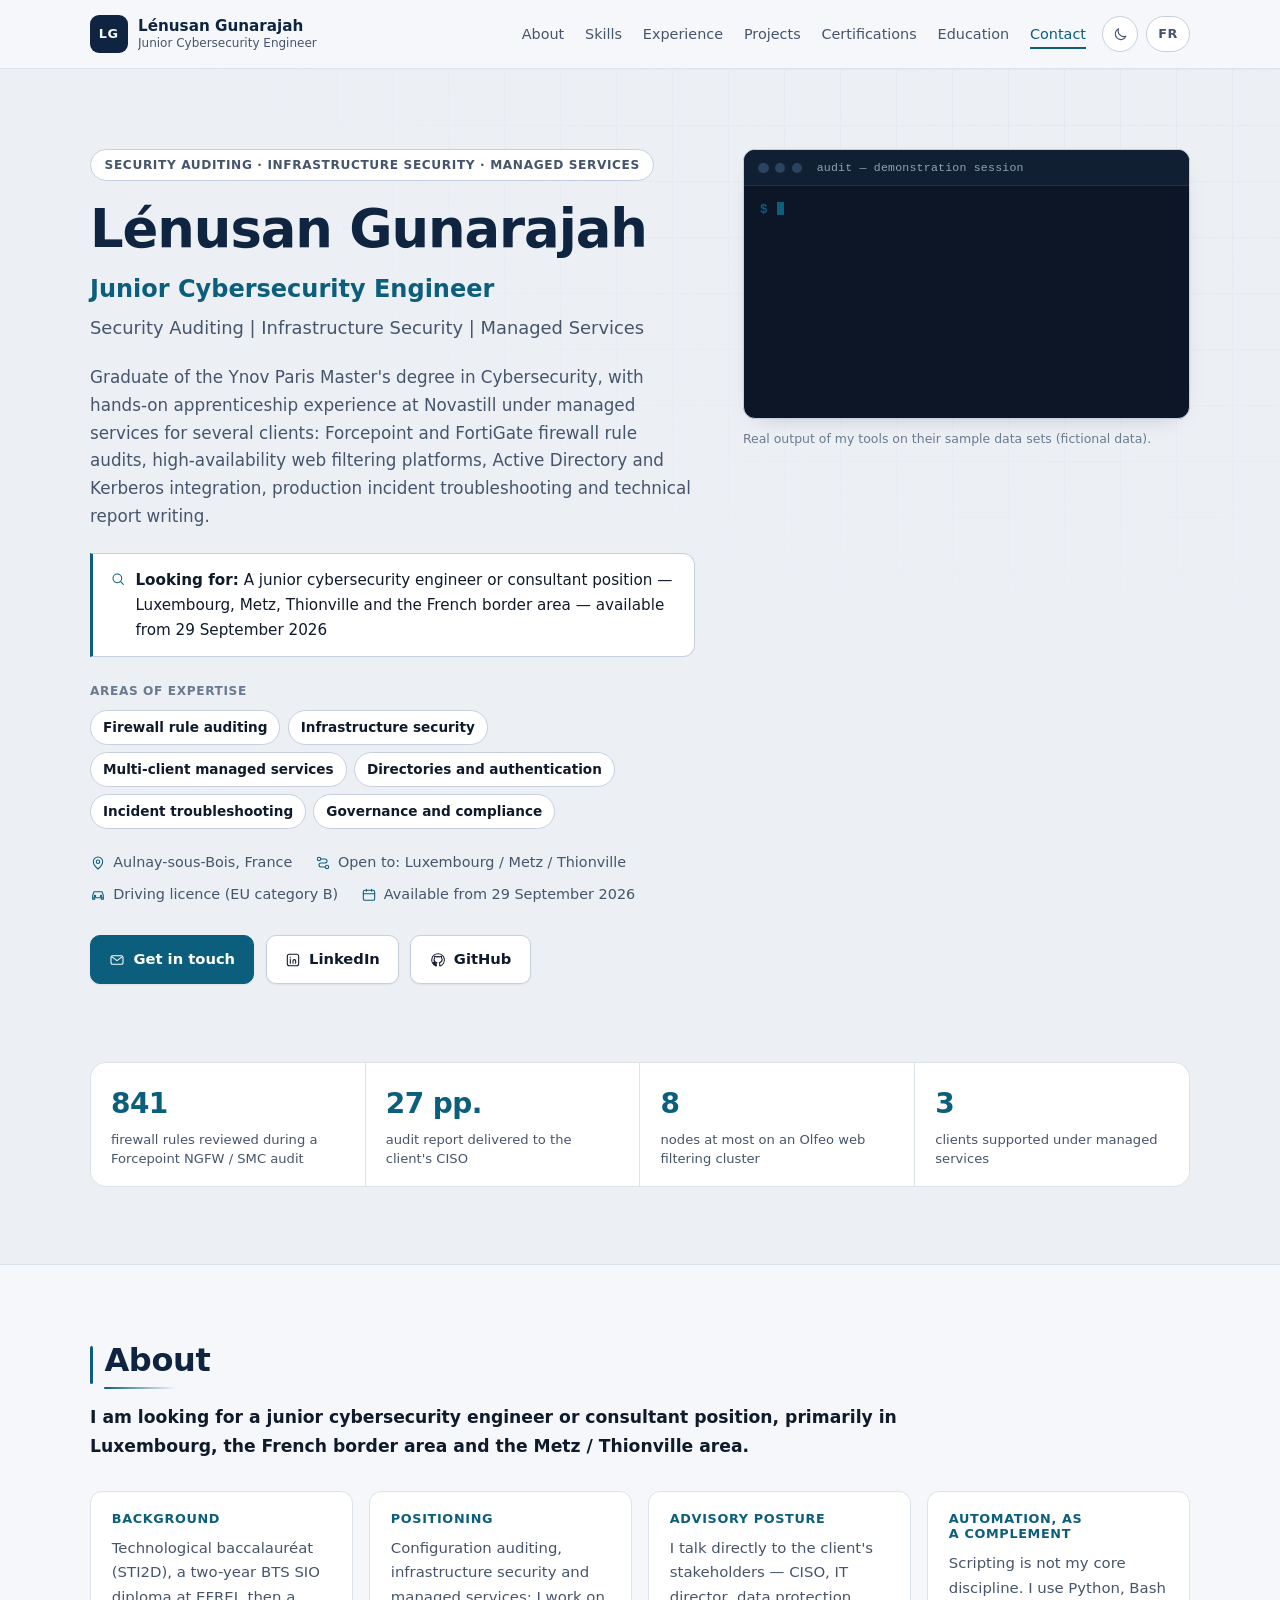
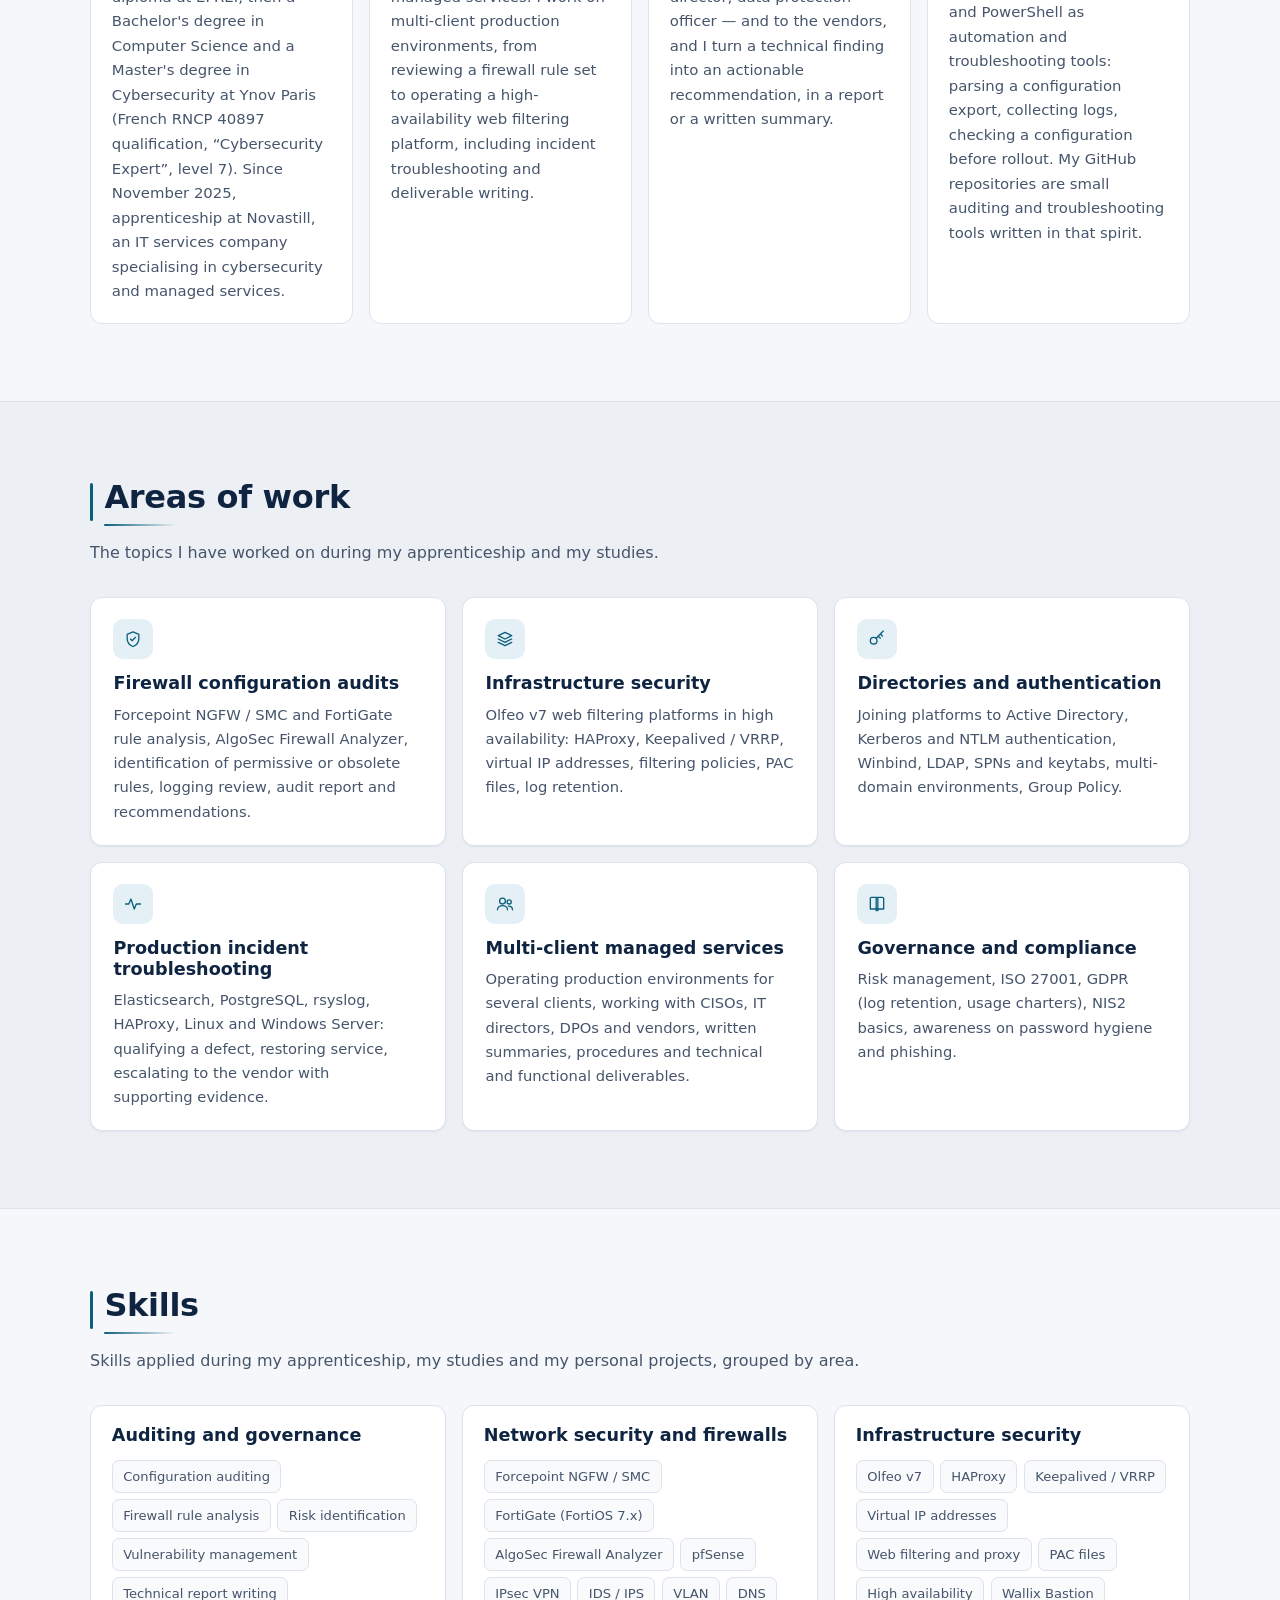
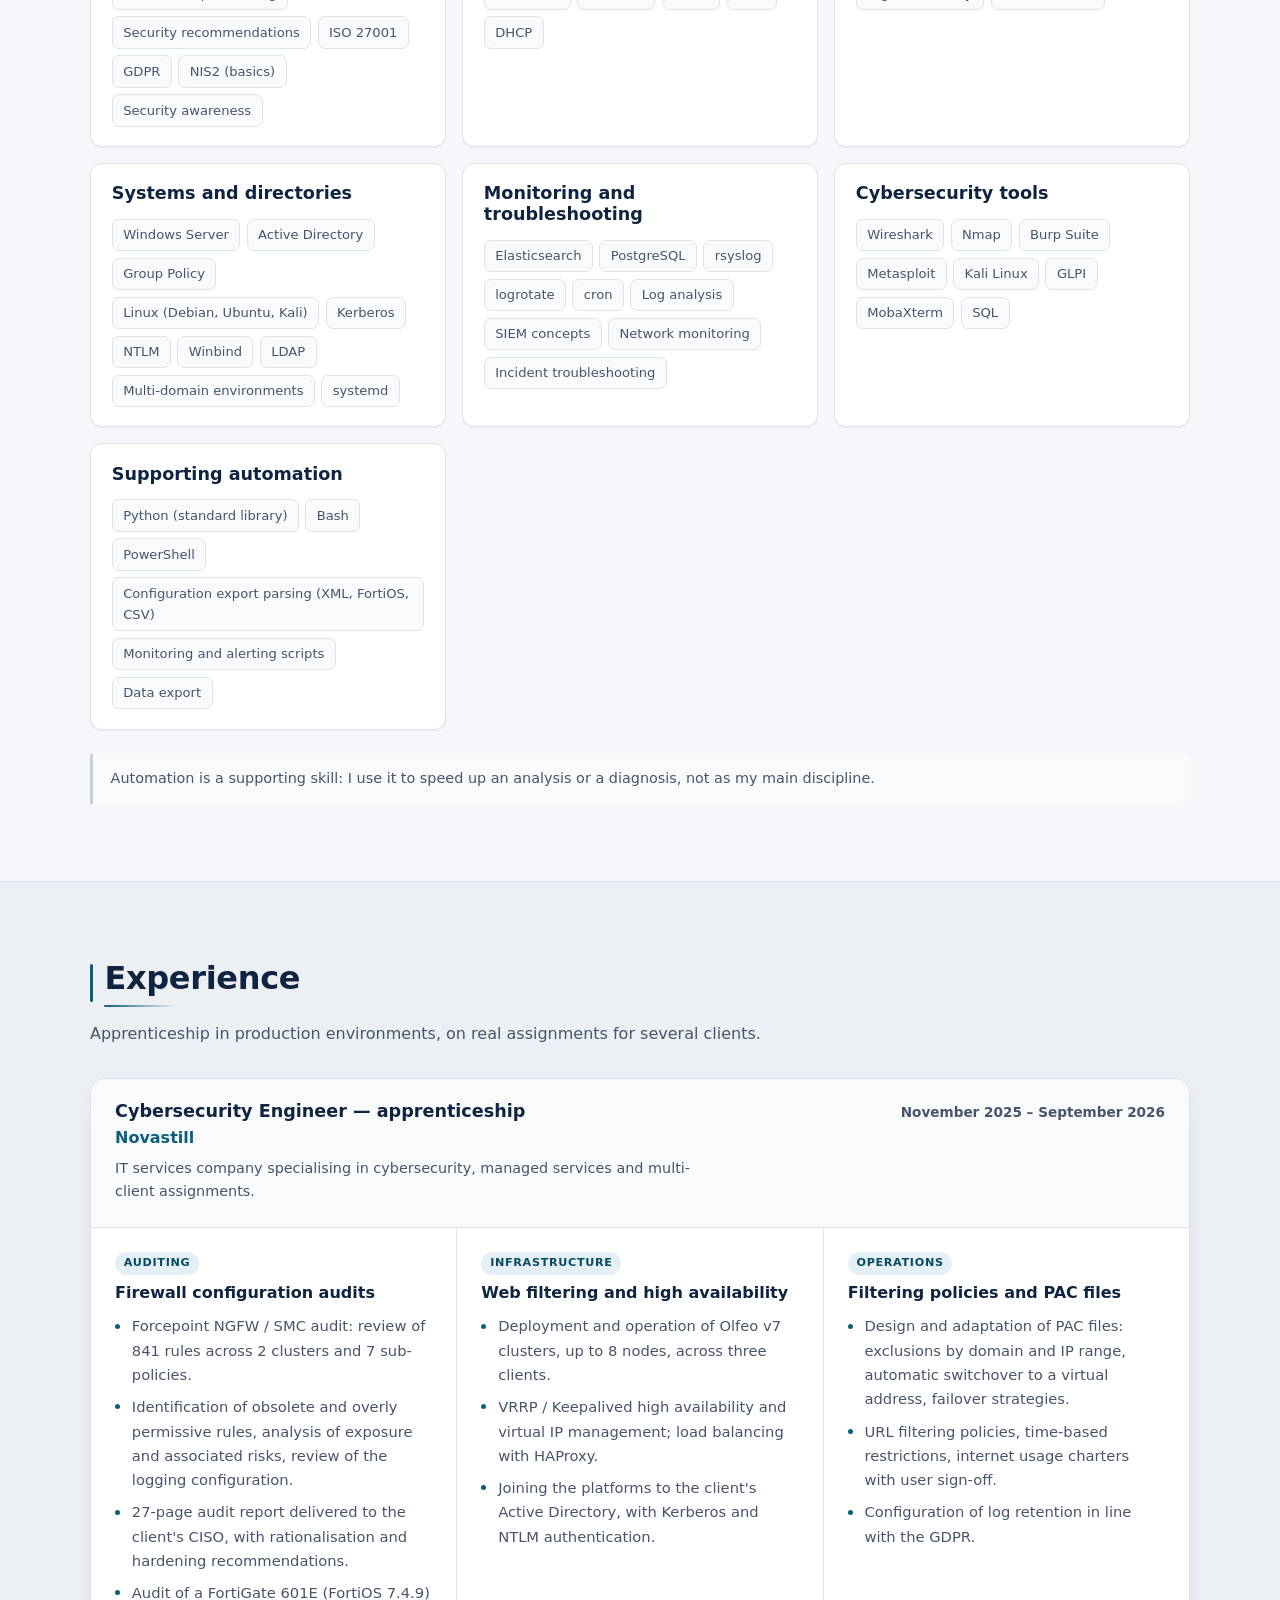
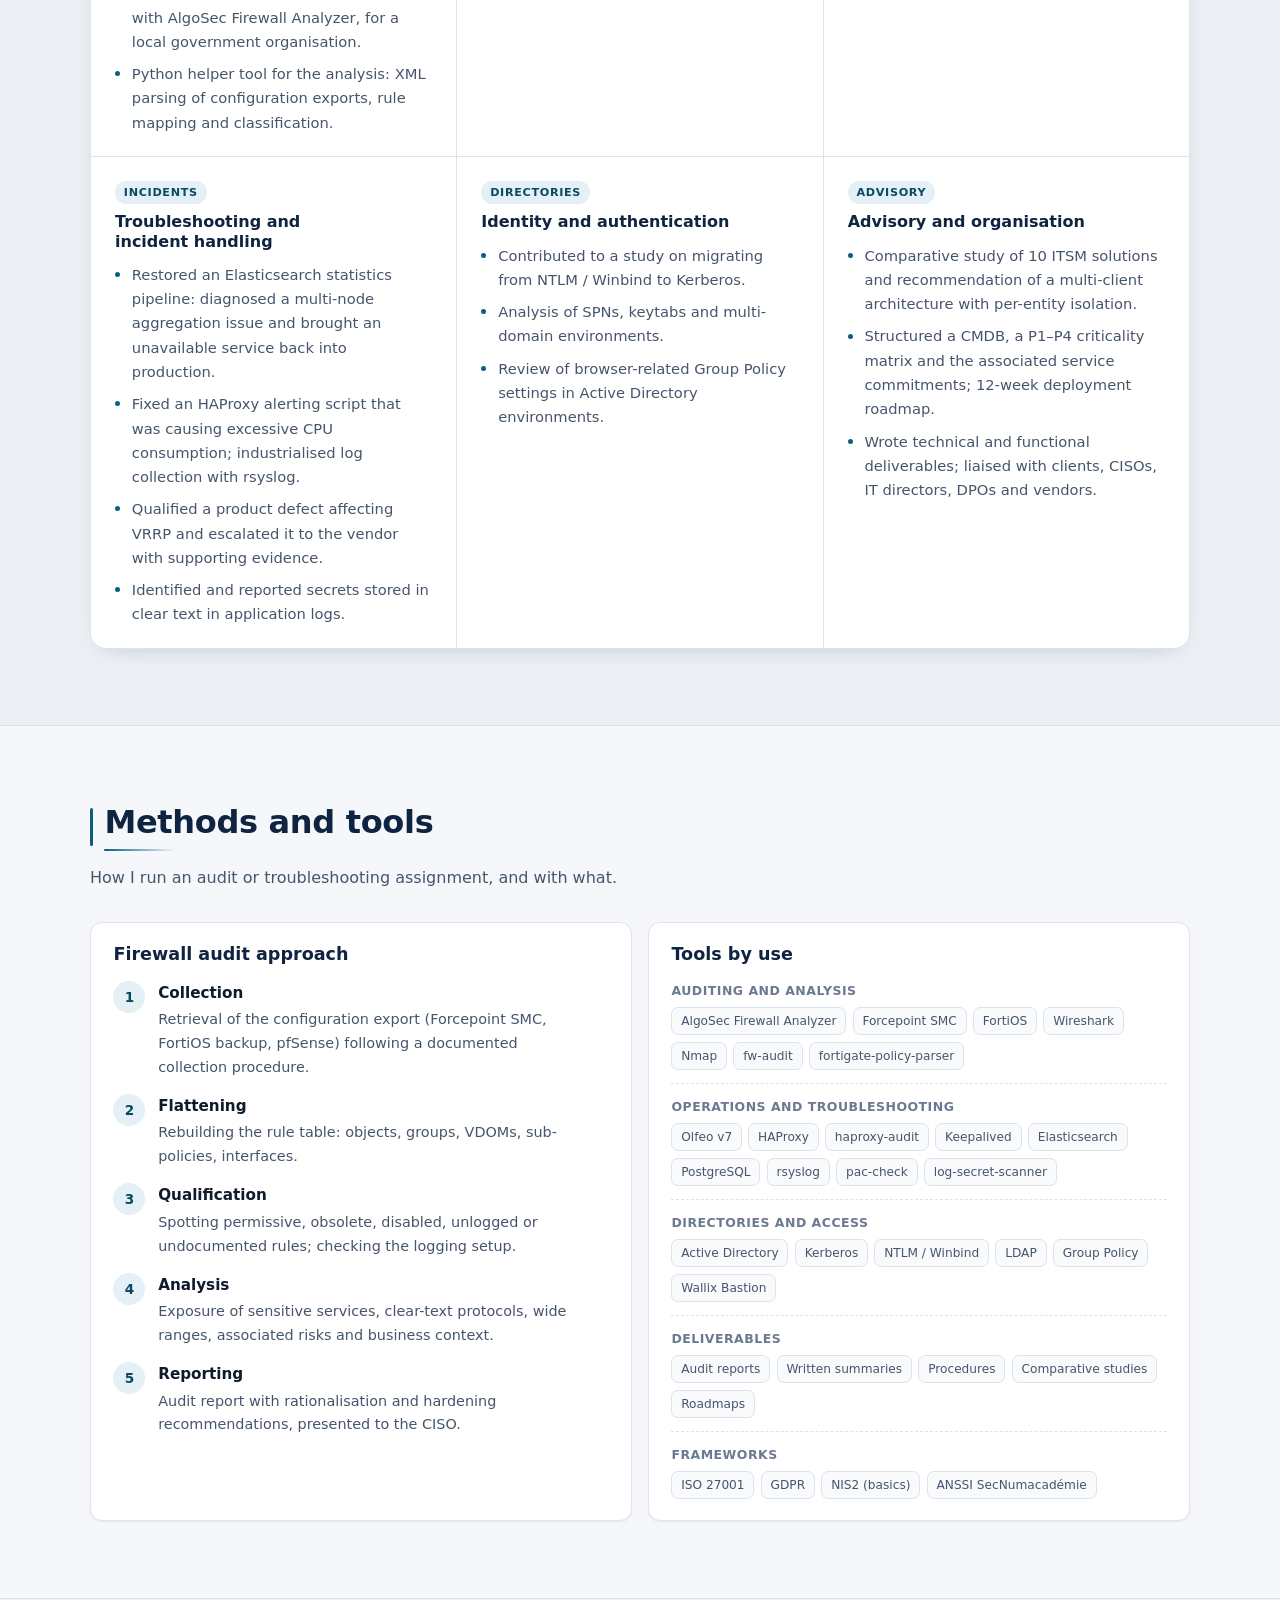
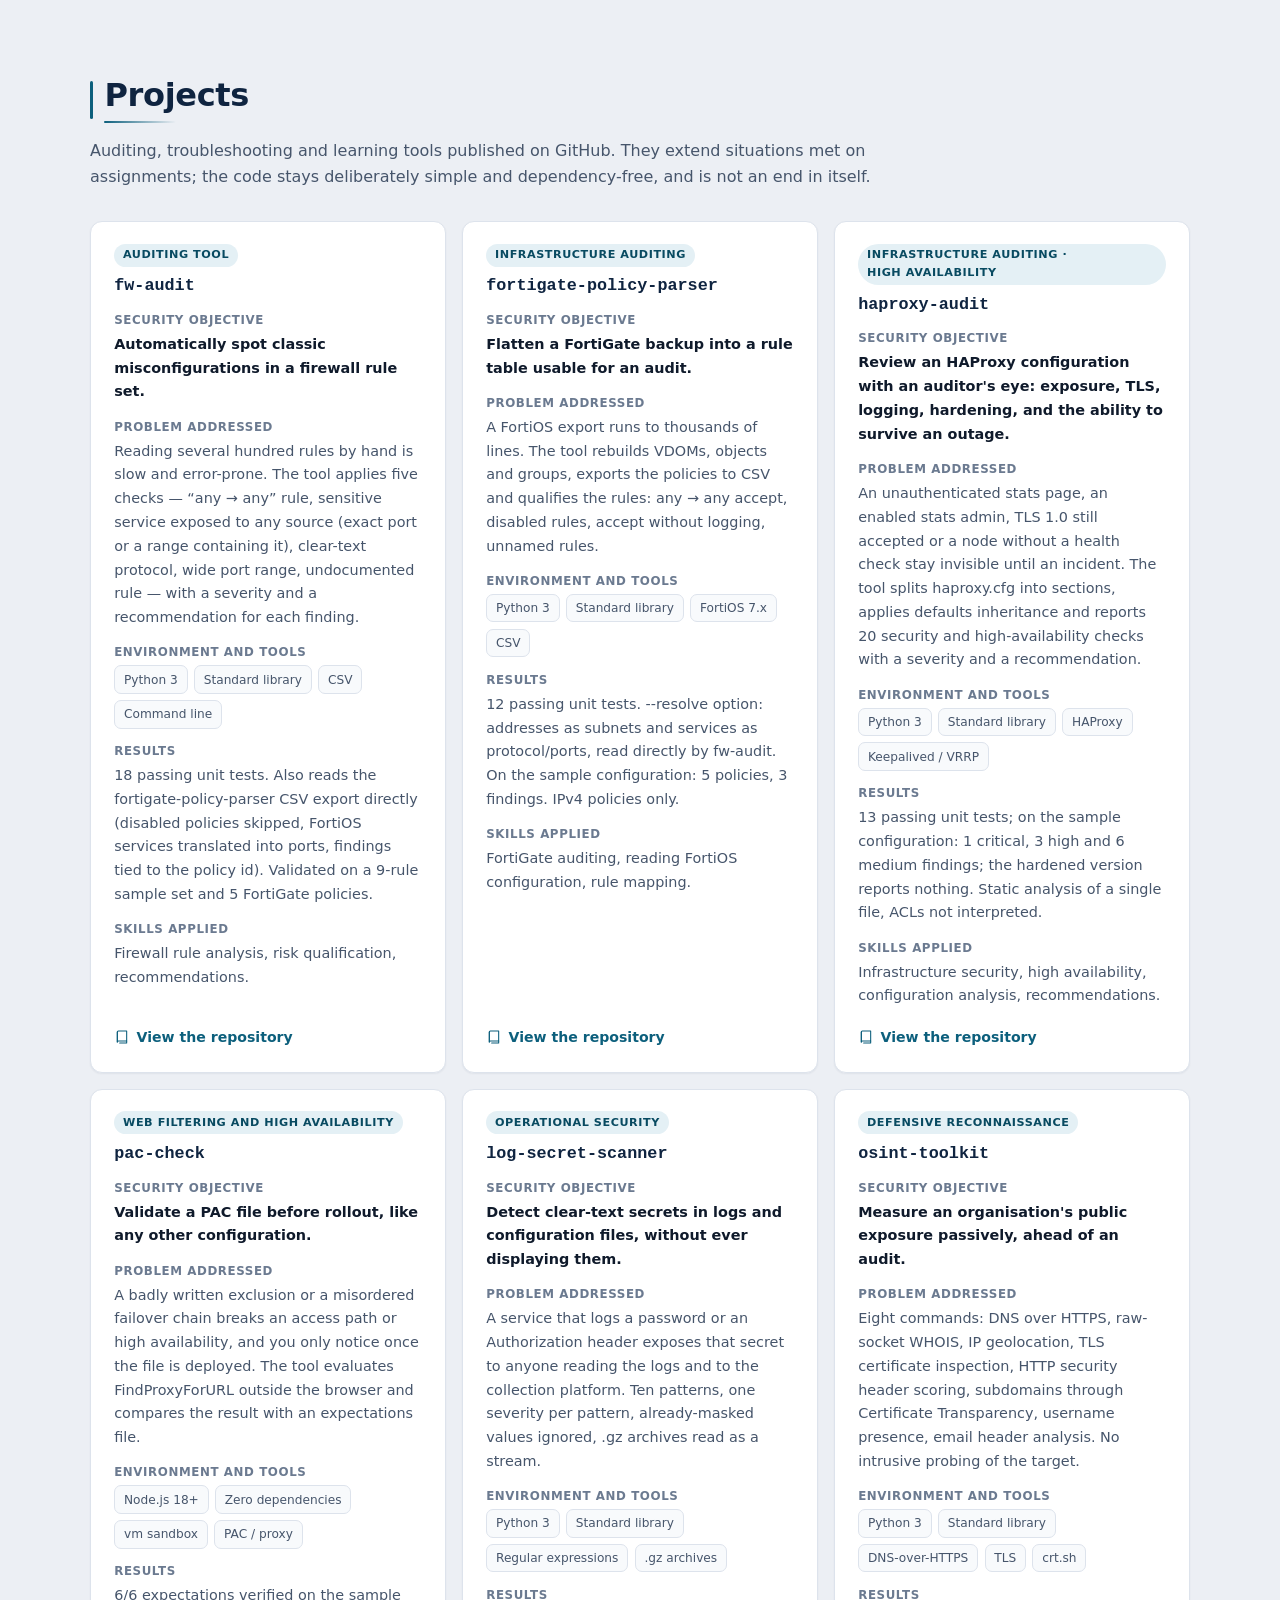
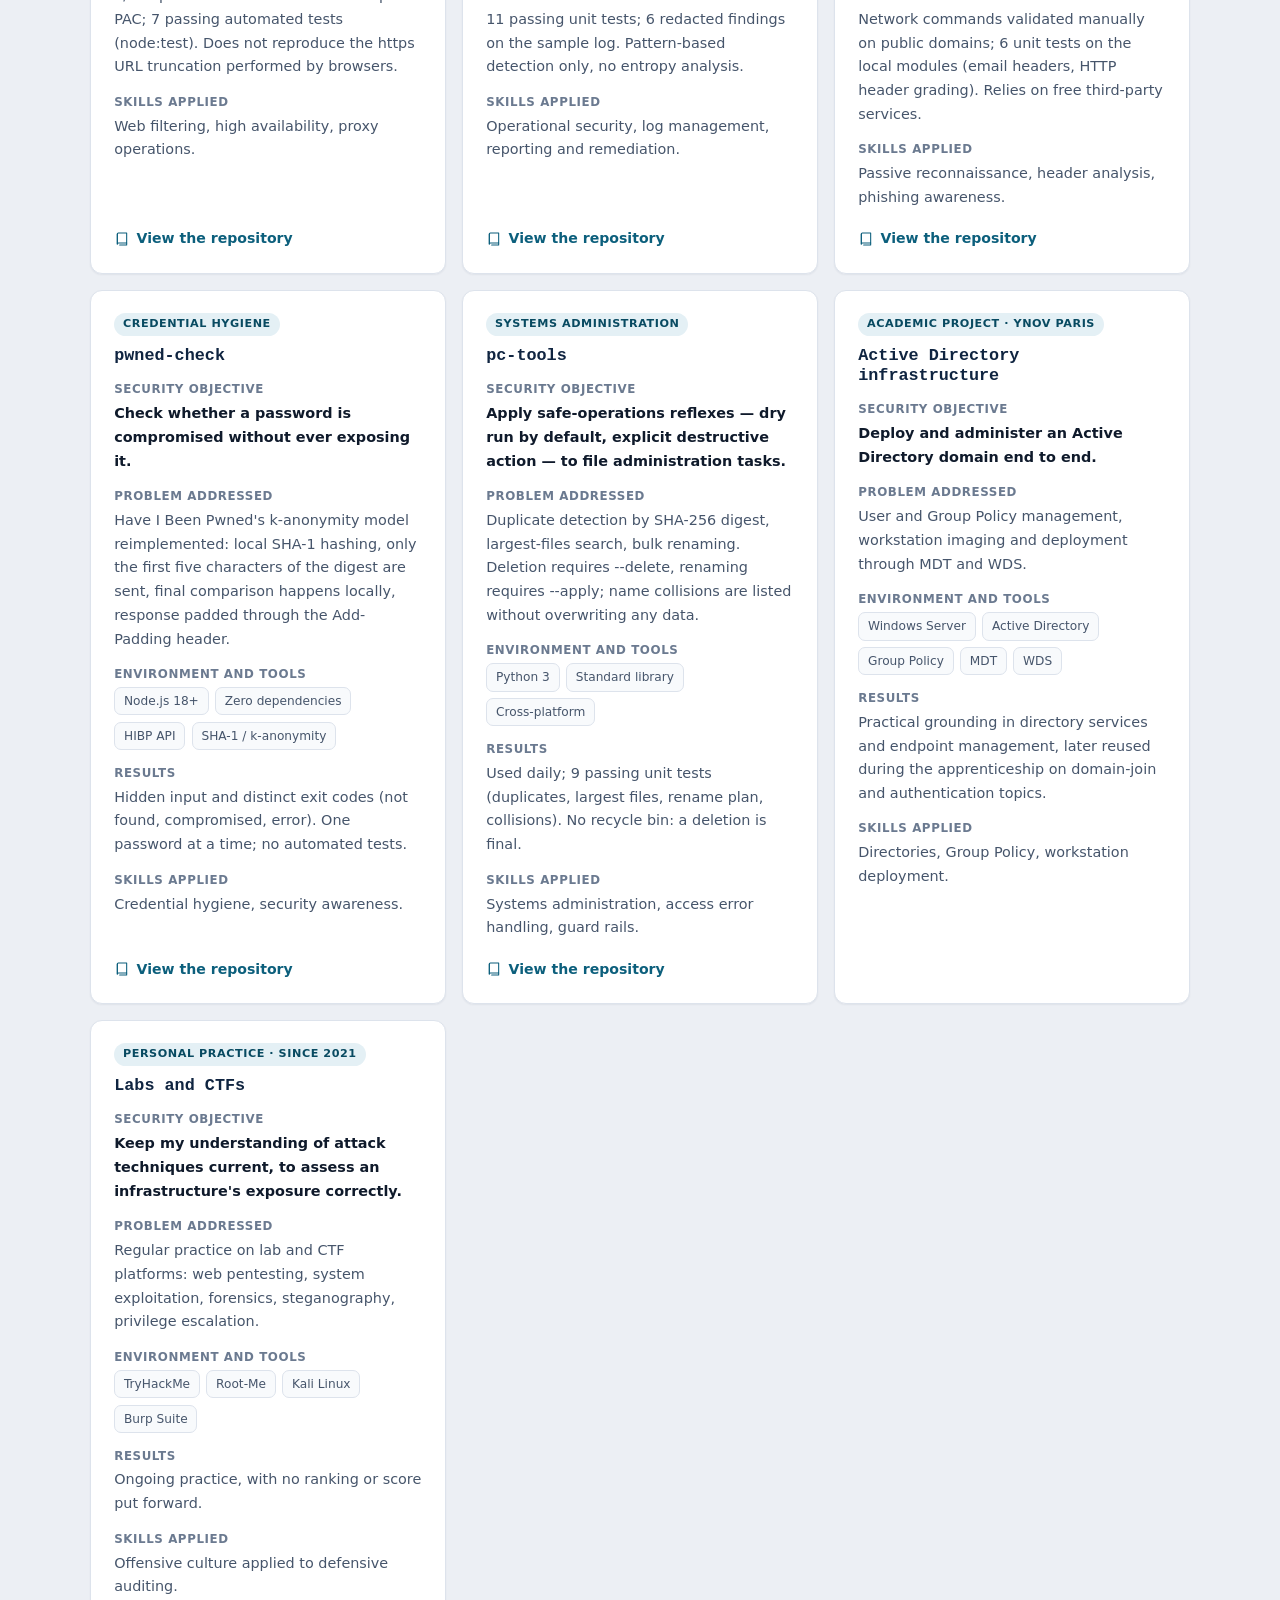
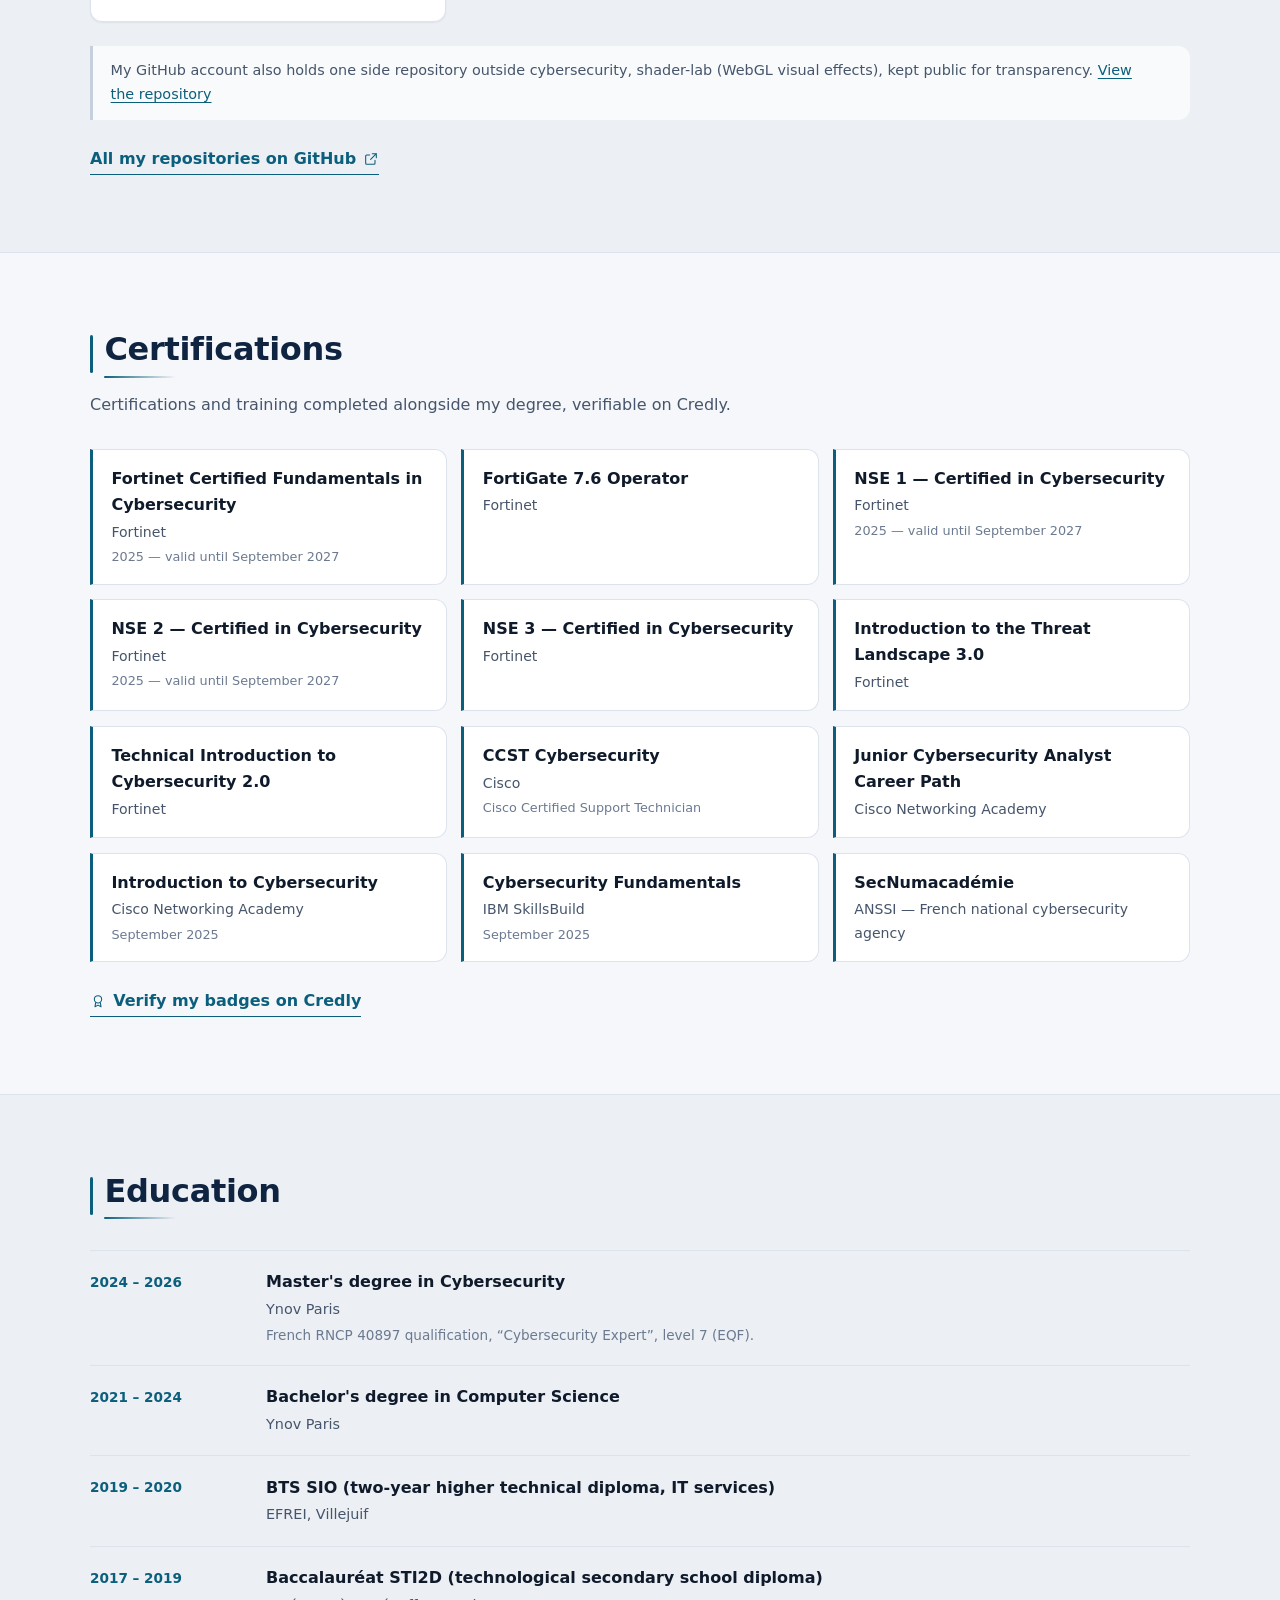
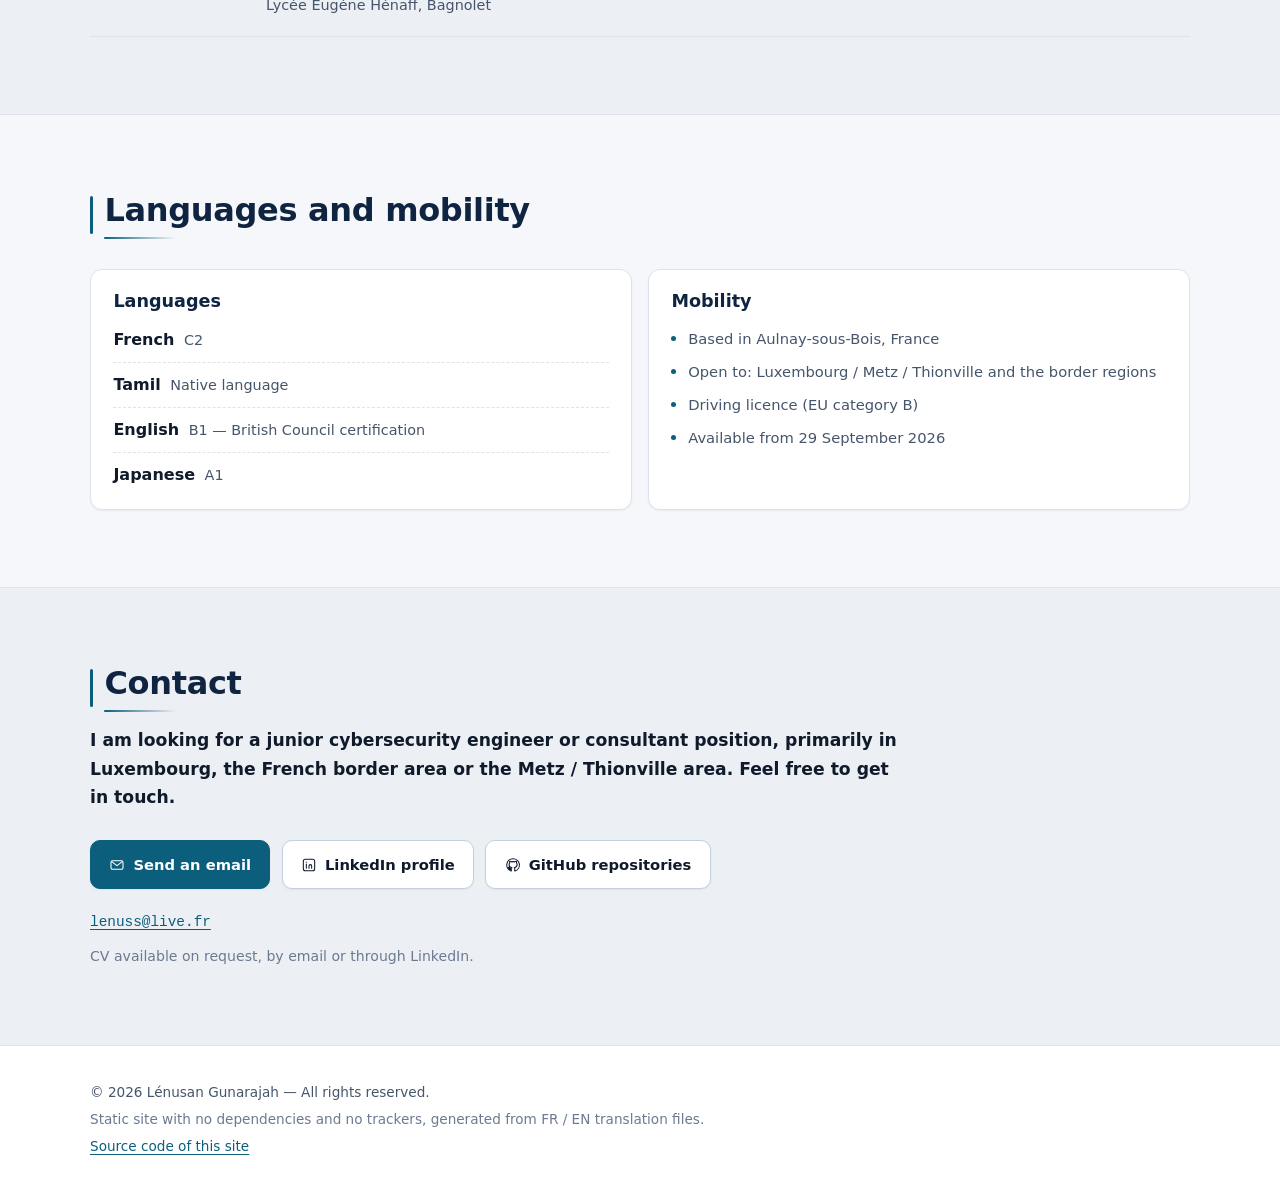
<file: en/index.html>
<!doctype html>
<html lang="en">
  <head>
    <meta charset="utf-8">
    <meta name="viewport" content="width=device-width, initial-scale=1">
    <title>Lénusan Gunarajah — Junior Cybersecurity Engineer | Security auditing, infrastructure security, managed services</title>
    <meta name="description" content="Junior cybersecurity engineer, graduate of the Ynov Paris Master&#x27;s degree in Cybersecurity: firewall rule audits (Forcepoint, FortiGate, AlgoSec), infrastructure security (Olfeo, HAProxy, Keepalived), Active Directory and Kerberos, production incident troubleshooting. Looking for a junior position in Luxembourg, Metz or Thionville.">
    <meta name="keywords" content="junior cybersecurity engineer, junior cybersecurity consultant, Luxembourg, Metz, Thionville, firewall audit, Forcepoint, FortiGate, AlgoSec, infrastructure security, managed security services, Olfeo, HAProxy, Keepalived, Active Directory, Kerberos">
    <meta name="author" content="Lénusan Gunarajah">
    <meta name="robots" content="index, follow">
    <meta name="color-scheme" content="light dark">
    <meta name="theme-color" media="(prefers-color-scheme: light)" content="#f5f7fa">
    <meta name="theme-color" media="(prefers-color-scheme: dark)" content="#0b1220">
    <link rel="canonical" href="https://lenu-san.github.io/en/">
    <link rel="alternate" hreflang="en" href="https://lenu-san.github.io/en/">
    <link rel="alternate" hreflang="fr" href="https://lenu-san.github.io/">
    <link rel="alternate" hreflang="x-default" href="https://lenu-san.github.io/">
    <meta property="og:type" content="profile">
    <meta property="og:site_name" content="Lénusan Gunarajah">
    <meta property="og:locale" content="en_GB">
    <meta property="og:title" content="Lénusan Gunarajah — Junior Cybersecurity Engineer | Security auditing, infrastructure security, managed services">
    <meta property="og:description" content="Junior cybersecurity engineer, graduate of the Ynov Paris Master&#x27;s degree in Cybersecurity: firewall rule audits (Forcepoint, FortiGate, AlgoSec), infrastructure security (Olfeo, HAProxy, Keepalived), Active Directory and Kerberos, production incident troubleshooting. Looking for a junior position in Luxembourg, Metz or Thionville.">
    <meta property="og:url" content="https://lenu-san.github.io/en/">
    <meta property="og:image" content="https://lenu-san.github.io/assets/og-en.png">
    <meta property="og:image:width" content="1200">
    <meta property="og:image:height" content="630">
    <meta property="og:image:alt" content="Lénusan Gunarajah — Junior Cybersecurity Engineer: security auditing, infrastructure security, managed services">
    <meta name="twitter:card" content="summary_large_image">
    <meta name="twitter:title" content="Lénusan Gunarajah — Junior Cybersecurity Engineer | Security auditing, infrastructure security, managed services">
    <meta name="twitter:description" content="Junior cybersecurity engineer, graduate of the Ynov Paris Master&#x27;s degree in Cybersecurity: firewall rule audits (Forcepoint, FortiGate, AlgoSec), infrastructure security (Olfeo, HAProxy, Keepalived), Active Directory and Kerberos, production incident troubleshooting. Looking for a junior position in Luxembourg, Metz or Thionville.">
    <meta name="twitter:image" content="https://lenu-san.github.io/assets/og-en.png">
    <link rel="icon" href="../assets/favicon.svg" type="image/svg+xml">
    <link rel="apple-touch-icon" href="../assets/apple-touch-icon.png">
    <link rel="stylesheet" href="../assets/style.css">
    <script>(function(){try{var t=localStorage.getItem('theme');if(t==='dark'||t==='light'){document.documentElement.setAttribute('data-theme',t);}}catch(e){}})();</script>
    <script type="application/ld+json">{"@context": "https://schema.org", "@type": "Person", "name": "Lénusan Gunarajah", "alternateName": "Lénusan Josap Gunarajah", "jobTitle": "Junior Cybersecurity Engineer", "description": "Graduate of the Ynov Paris Master's degree in Cybersecurity, with hands-on apprenticeship experience at Novastill under managed services for several clients: Forcepoint and FortiGate firewall rule audits, high-availability web filtering platforms, Active Directory and Kerberos integration, production incident troubleshooting and technical report writing.", "email": "mailto:lenuss@live.fr", "url": "https://lenu-san.github.io/en/", "image": "https://lenu-san.github.io/assets/og-en.png", "sameAs": ["https://github.com/Lenu-san", "https://www.linkedin.com/in/l%C3%A9nusan-g-0470b6336", "https://www.credly.com/users/lenusan-josap-gunarajah/badges"], "address": {"@type": "PostalAddress", "addressLocality": "Aulnay-sous-Bois", "addressCountry": "FR"}, "worksFor": {"@type": "Organization", "name": "Novastill"}, "alumniOf": [{"@type": "EducationalOrganization", "name": "Ynov Paris"}, {"@type": "EducationalOrganization", "name": "Ynov Paris"}, {"@type": "EducationalOrganization", "name": "EFREI, Villejuif"}, {"@type": "EducationalOrganization", "name": "Lycée Eugène Hénaff, Bagnolet"}], "knowsAbout": ["Configuration auditing", "Firewall rule analysis", "Risk identification", "Vulnerability management", "Technical report writing", "Security recommendations", "ISO 27001", "GDPR", "NIS2 (basics)", "Security awareness", "Forcepoint NGFW / SMC", "FortiGate (FortiOS 7.x)", "AlgoSec Firewall Analyzer", "pfSense", "IPsec VPN", "IDS / IPS", "VLAN", "DNS", "DHCP", "Olfeo v7", "HAProxy", "Keepalived / VRRP", "Virtual IP addresses", "Web filtering and proxy"], "knowsLanguage": ["French", "Tamil", "English", "Japanese"]}</script>
  </head>
  <body>
    <a class="skip-link" href="#main">Skip to main content</a>
    <header class="site-header">
      <div class="shell header-inner">
        <a class="brand" href="#top">
          <span class="brand-mark" aria-hidden="true">LG</span>
          <span class="brand-text">
            <strong>Lénusan Gunarajah</strong>
            <span>Junior Cybersecurity Engineer</span>
          </span>
        </a>
        <nav id="site-nav" class="nav" aria-label="Main navigation">
          <ul>
            <li><a href="#profil" data-nav="profil">About</a></li>
            <li><a href="#competences" data-nav="competences">Skills</a></li>
            <li><a href="#experience" data-nav="experience">Experience</a></li>
            <li><a href="#projets" data-nav="projets">Projects</a></li>
            <li><a href="#certifications" data-nav="certifications">Certifications</a></li>
            <li><a href="#formation" data-nav="formation">Education</a></li>
            <li><a href="#contact" data-nav="contact">Contact</a></li>
          </ul>
        </nav>
        <div class="header-actions">
          <button class="theme-toggle" type="button" data-theme-toggle
                  aria-label="Toggle light or dark theme" title="Toggle light or dark theme"
                  data-label-light="Light theme" data-label-dark="Dark theme">
            <svg class="icon icon-sun" viewBox="0 0 24 24" fill="none" stroke="currentColor" stroke-width="1.6" stroke-linecap="round" stroke-linejoin="round" aria-hidden="true" focusable="false"><circle cx="12" cy="12" r="4"/><path d="M12 2.5v2.5M12 19v2.5M2.5 12H5M19 12h2.5M5.3 5.3l1.8 1.8M16.9 16.9l1.8 1.8M5.3 18.7l1.8-1.8M16.9 7.1l1.8-1.8"/></svg><svg class="icon icon-moon" viewBox="0 0 24 24" fill="none" stroke="currentColor" stroke-width="1.6" stroke-linecap="round" stroke-linejoin="round" aria-hidden="true" focusable="false"><path d="M20 14.5A8 8 0 0 1 9.5 4a8 8 0 1 0 10.5 10.5Z"/></svg>
          </button>
          <a class="lang-switch" href="../" hreflang="fr"
             lang="fr" title="Lire cette page en français">
            <span aria-hidden="true">FR</span>
            <span class="visually-hidden">Lire cette page en français</span>
          </a>
          <button class="nav-toggle" type="button" aria-expanded="false" aria-controls="site-nav"
                  data-open="Open menu" data-close="Close menu">
            <span class="nav-toggle-bars" aria-hidden="true"><span></span><span></span><span></span></span>
            <span class="visually-hidden">Open menu</span>
          </button>
        </div>
      </div>
    </header>
    <main id="main">
      <section class="hero" id="top">
        <div class="shell hero-grid">
          <div class="hero-inner">
            <p class="eyebrow">Security auditing · Infrastructure security · Managed services</p>
            <h1>Lénusan Gunarajah</h1>
            <p class="hero-role">Junior Cybersecurity Engineer</p>
            <p class="hero-subtitle">Security Auditing | Infrastructure Security | Managed Services</p>
            <p class="hero-intro">Graduate of the Ynov Paris Master&#x27;s degree in Cybersecurity, with hands-on apprenticeship experience at Novastill under managed services for several clients: Forcepoint and FortiGate firewall rule audits, high-availability web filtering platforms, Active Directory and Kerberos integration, production incident troubleshooting and technical report writing.</p>
            <p class="hero-search">
              <svg class="icon icon-sm" viewBox="0 0 24 24" fill="none" stroke="currentColor" stroke-width="1.6" stroke-linecap="round" stroke-linejoin="round" aria-hidden="true" focusable="false"><circle cx="11" cy="11" r="6.5"/><path d="m16 16 4 4"/></svg>
              <span><strong>Looking for:</strong> A junior cybersecurity engineer or consultant position — Luxembourg, Metz, Thionville and the French border area — available from 29 September 2026</span>
            </p>
            <p class="hero-domains-label">Areas of expertise</p>
            <ul class="hero-domains">
              <li>Firewall rule auditing</li>
            <li>Infrastructure security</li>
            <li>Multi-client managed services</li>
            <li>Directories and authentication</li>
            <li>Incident troubleshooting</li>
            <li>Governance and compliance</li>
            </ul>
            <ul class="hero-facts">
              <li><svg class="icon icon-sm" viewBox="0 0 24 24" fill="none" stroke="currentColor" stroke-width="1.6" stroke-linecap="round" stroke-linejoin="round" aria-hidden="true" focusable="false"><path d="M12 21s7-6.2 7-11a7 7 0 1 0-14 0c0 4.8 7 11 7 11Z"/><circle cx="12" cy="10" r="2.6"/></svg><span>Aulnay-sous-Bois, France</span></li>
            <li><svg class="icon icon-sm" viewBox="0 0 24 24" fill="none" stroke="currentColor" stroke-width="1.6" stroke-linecap="round" stroke-linejoin="round" aria-hidden="true" focusable="false"><circle cx="6" cy="6" r="2.5"/><circle cx="18" cy="18" r="2.5"/><path d="M8.5 6H15a3 3 0 0 1 0 6H9a3 3 0 0 0 0 6h6.5"/></svg><span>Open to: Luxembourg / Metz / Thionville</span></li>
            <li><svg class="icon icon-sm" viewBox="0 0 24 24" fill="none" stroke="currentColor" stroke-width="1.6" stroke-linecap="round" stroke-linejoin="round" aria-hidden="true" focusable="false"><path d="M4 16v-3.2L6 7h12l2 5.8V16"/><path d="M4 16h16v2.5h-3V16H7v2.5H4Z"/><circle cx="7.5" cy="13.5" r="1"/><circle cx="16.5" cy="13.5" r="1"/></svg><span>Driving licence (EU category B)</span></li>
            <li><svg class="icon icon-sm" viewBox="0 0 24 24" fill="none" stroke="currentColor" stroke-width="1.6" stroke-linecap="round" stroke-linejoin="round" aria-hidden="true" focusable="false"><rect x="3.5" y="5" width="17" height="15" rx="2.5"/><path d="M3.5 10h17M8 3.5v3M16 3.5v3"/></svg><span>Available from 29 September 2026</span></li>
            </ul>
            <div class="cta">
              
              <a class="btn btn-primary" href="#contact"><svg class="icon icon-sm" viewBox="0 0 24 24" fill="none" stroke="currentColor" stroke-width="1.6" stroke-linecap="round" stroke-linejoin="round" aria-hidden="true" focusable="false"><rect x="3" y="5.5" width="18" height="13" rx="2.5"/><path d="m4 7 8 6 8-6"/></svg>Get in touch</a>
              <a class="btn" href="https://www.linkedin.com/in/l%C3%A9nusan-g-0470b6336" rel="me noopener" target="_blank"><svg class="icon icon-sm" viewBox="0 0 24 24" fill="none" stroke="currentColor" stroke-width="1.6" stroke-linecap="round" stroke-linejoin="round" aria-hidden="true" focusable="false"><rect x="3.5" y="3.5" width="17" height="17" rx="3"/><path d="M8 10.5V17M8 7.6v.1M12 17v-3.6a2 2 0 0 1 4 0V17"/></svg>LinkedIn</a>
              <a class="btn" href="https://github.com/Lenu-san" rel="me noopener" target="_blank"><svg class="icon icon-sm" viewBox="0 0 24 24" fill="none" stroke="currentColor" stroke-width="1.6" stroke-linecap="round" stroke-linejoin="round" aria-hidden="true" focusable="false"><path d="M12 2.6a9.4 9.4 0 0 0-3 18.3c.5.1.6-.2.6-.5v-1.7c-2.6.6-3.2-1.2-3.2-1.2-.4-1.1-1-1.4-1-1.4-.9-.6.1-.6.1-.6 1 .1 1.5 1 1.5 1 .8 1.5 2.2 1 2.8.8.1-.6.4-1 .6-1.3-2.1-.2-4.3-1-4.3-4.6 0-1 .4-1.9 1-2.5-.1-.3-.4-1.3.1-2.6 0 0 .8-.3 2.6 1a9 9 0 0 1 4.7 0c1.8-1.3 2.6-1 2.6-1 .5 1.3.2 2.3.1 2.6.6.6 1 1.5 1 2.5 0 3.6-2.2 4.4-4.3 4.6.4.3.7.9.7 1.8v2.6c0 .3.1.6.6.5A9.4 9.4 0 0 0 12 2.6Z"/></svg>GitHub</a>
            </div>
          </div>
          <aside class="hero-panel" aria-label="audit — demonstration session">
            <div class="term">
              <div class="term-bar" aria-hidden="true"><span></span><span></span><span></span><p>audit — demonstration session</p></div>
              <div class="term-body" data-term>
              <div class="term-scene">
                <p class="term-cmd"><span class="term-prompt" aria-hidden="true">$</span> <span class="term-cmd-text">python fw_audit.py samples/ruleset-exemple.csv</span></p>
                <p class="term-line">Audit of ruleset-exemple.csv — 9 rule(s) analysed</p>
                <p class="term-line sev-critique">CRITICAL  line 2 — Permissive “any → any” rule</p>
                <p class="term-line sev-elevee">HIGH      line 3 — RDP (3389) exposed from any source</p>
                <p class="term-line sev-elevee">HIGH      line 4 — SSH (22) exposed from any source</p>
                <p class="term-line sev-moyenne">MEDIUM    line 6 — Clear-text protocol FTP (21) widely allowed</p>
                <p class="term-line sev-info">INFO      line 8 — Undocumented rule</p>
                <p class="term-line sev-bilan">Summary — CRITICAL: 1  HIGH: 3  MEDIUM: 2  INFO: 1</p>
              </div>
              <div class="term-scene">
                <p class="term-cmd"><span class="term-prompt" aria-hidden="true">$</span> <span class="term-cmd-text">python fgt_parser.py samples/fortigate-exemple.conf</span></p>
                <p class="term-line">VDOM root — 5 policies   enabled: 4   disabled: 1</p>
                <p class="term-line sev-elevee">⚠ any→any accept: 1</p>
                <p class="term-line sev-moyenne">⚠ accept without logging: 1</p>
                <p class="term-line sev-info">⚠ unnamed: 1</p>
                <p class="term-line sev-bilan">CSV export: 5 rows, 14 columns</p>
              </div>
              <div class="term-scene">
                <p class="term-cmd"><span class="term-prompt" aria-hidden="true">$</span> <span class="term-cmd-text">node pac-check.js samples/proxy.pac --check samples/attendus.txt --no-dns</span></p>
                <p class="term-line sev-ok">OK  http://intranet/                       DIRECT</p>
                <p class="term-line sev-ok">OK  https://portail.intra.example.org/app  DIRECT</p>
                <p class="term-line sev-ok">OK  https://www.example.com/               PROXY proxy-vip:8080; PROXY proxy-01:8080; DIRECT</p>
                <p class="term-line sev-bilan">6/6 expectations verified</p>
              </div>
              <div class="term-scene">
                <p class="term-cmd"><span class="term-prompt" aria-hidden="true">$</span> <span class="term-cmd-text">python scan_secrets.py samples/</span></p>
                <p class="term-line sev-elevee">HIGH  line 2  Credentials in a URL       postgres://app:[REDACTED]@db01</p>
                <p class="term-line sev-elevee">HIGH  line 5  HTTP Basic authentication  Authorization: Basic [REDACTED]</p>
                <p class="term-line sev-elevee">HIGH  line 7  AWS access key             aws_access_key_id=[REDACTED]</p>
                <p class="term-line sev-bilan">Summary — HIGH: 5  MEDIUM: 1  (6 findings)</p>
              </div>
              </div>
            </div>
            <p class="hero-panel-note">Real output of my tools on their sample data sets (fictional data).</p>
          </aside>
          <div class="stats" role="group" aria-label="Key figures from my apprenticeship at Novastill">
            <div class="stat">
              <span class="stat-value" data-count>841</span>
              <span class="stat-label">firewall rules reviewed during a Forcepoint NGFW / SMC audit</span>
            </div>
            <div class="stat">
              <span class="stat-value" data-count>27 pp.</span>
              <span class="stat-label">audit report delivered to the client&#x27;s CISO</span>
            </div>
            <div class="stat">
              <span class="stat-value" data-count>8</span>
              <span class="stat-label">nodes at most on an Olfeo web filtering cluster</span>
            </div>
            <div class="stat">
              <span class="stat-value" data-count>3</span>
              <span class="stat-label">clients supported under managed services</span>
            </div>
          </div>
        </div>
      </section>
      <section id="profil" class="section reveal">
        <div class="shell">
          <h2>About</h2>
          <p class="lead">I am looking for a junior cybersecurity engineer or consultant position, primarily in Luxembourg, the French border area and the Metz / Thionville area.</p>
          <div class="about-grid">
            <article class="about-block">
              <h3>Background</h3>
              <p>Technological baccalauréat (STI2D), a two-year BTS SIO diploma at EFREI, then a Bachelor&#x27;s degree in Computer Science and a Master&#x27;s degree in Cybersecurity at Ynov Paris (French RNCP 40897 qualification, “Cybersecurity Expert”, level 7). Since November 2025, apprenticeship at Novastill, an IT services company specialising in cybersecurity and managed services.</p>
            </article>
            <article class="about-block">
              <h3>Positioning</h3>
              <p>Configuration auditing, infrastructure security and managed services: I work on multi-client production environments, from reviewing a firewall rule set to operating a high-availability web filtering platform, including incident troubleshooting and deliverable writing.</p>
            </article>
            <article class="about-block">
              <h3>Advisory posture</h3>
              <p>I talk directly to the client&#x27;s stakeholders — CISO, IT director, data protection officer — and to the vendors, and I turn a technical finding into an actionable recommendation, in a report or a written summary.</p>
            </article>
            <article class="about-block">
              <h3>Automation, as a complement</h3>
              <p>Scripting is not my core discipline. I use Python, Bash and PowerShell as automation and troubleshooting tools: parsing a configuration export, collecting logs, checking a configuration before rollout. My GitHub repositories are small auditing and troubleshooting tools written in that spirit.</p>
            </article>
          </div>
        </div>
      </section>
      <section id="domaines" class="section section-alt reveal">
        <div class="shell">
          <h2>Areas of work</h2>
          <p class="section-intro">The topics I have worked on during my apprenticeship and my studies.</p>
          <div class="domain-grid">
            <article class="domain">
              <span class="domain-icon" aria-hidden="true"><svg class="icon" viewBox="0 0 24 24" fill="none" stroke="currentColor" stroke-width="1.6" stroke-linecap="round" stroke-linejoin="round" aria-hidden="true" focusable="false"><path d="M12 3.5 19 6.5v5.2c0 4.4-2.9 7.7-7 9.3-4.1-1.6-7-4.9-7-9.3V6.5Z"/><path d="m9 12 2 2 4-4"/></svg></span>
              <h3>Firewall configuration audits</h3>
              <p>Forcepoint NGFW / SMC and FortiGate rule analysis, AlgoSec Firewall Analyzer, identification of permissive or obsolete rules, logging review, audit report and recommendations.</p>
            </article>
            <article class="domain">
              <span class="domain-icon" aria-hidden="true"><svg class="icon" viewBox="0 0 24 24" fill="none" stroke="currentColor" stroke-width="1.6" stroke-linecap="round" stroke-linejoin="round" aria-hidden="true" focusable="false"><path d="m12 4 8 4-8 4-8-4Z"/><path d="m4 12 8 4 8-4M4 16l8 4 8-4"/></svg></span>
              <h3>Infrastructure security</h3>
              <p>Olfeo v7 web filtering platforms in high availability: HAProxy, Keepalived / VRRP, virtual IP addresses, filtering policies, PAC files, log retention.</p>
            </article>
            <article class="domain">
              <span class="domain-icon" aria-hidden="true"><svg class="icon" viewBox="0 0 24 24" fill="none" stroke="currentColor" stroke-width="1.6" stroke-linecap="round" stroke-linejoin="round" aria-hidden="true" focusable="false"><circle cx="8" cy="14" r="4"/><path d="m11 11 8.5-8.5M16 6l2.5 2.5M13.5 8.5 16 11"/></svg></span>
              <h3>Directories and authentication</h3>
              <p>Joining platforms to Active Directory, Kerberos and NTLM authentication, Winbind, LDAP, SPNs and keytabs, multi-domain environments, Group Policy.</p>
            </article>
            <article class="domain">
              <span class="domain-icon" aria-hidden="true"><svg class="icon" viewBox="0 0 24 24" fill="none" stroke="currentColor" stroke-width="1.6" stroke-linecap="round" stroke-linejoin="round" aria-hidden="true" focusable="false"><path d="M3 12h4l2.5-6 4 12 2.5-6h5"/></svg></span>
              <h3>Production incident troubleshooting</h3>
              <p>Elasticsearch, PostgreSQL, rsyslog, HAProxy, Linux and Windows Server: qualifying a defect, restoring service, escalating to the vendor with supporting evidence.</p>
            </article>
            <article class="domain">
              <span class="domain-icon" aria-hidden="true"><svg class="icon" viewBox="0 0 24 24" fill="none" stroke="currentColor" stroke-width="1.6" stroke-linecap="round" stroke-linejoin="round" aria-hidden="true" focusable="false"><circle cx="9" cy="8.5" r="3.5"/><path d="M3 19c0-3 2.7-5 6-5s6 2 6 5"/><circle cx="17" cy="9.5" r="2.5"/><path d="M16 14.5c2.8 0 5 1.8 5 4.5"/></svg></span>
              <h3>Multi-client managed services</h3>
              <p>Operating production environments for several clients, working with CISOs, IT directors, DPOs and vendors, written summaries, procedures and technical and functional deliverables.</p>
            </article>
            <article class="domain">
              <span class="domain-icon" aria-hidden="true"><svg class="icon" viewBox="0 0 24 24" fill="none" stroke="currentColor" stroke-width="1.6" stroke-linecap="round" stroke-linejoin="round" aria-hidden="true" focusable="false"><path d="M4 5.5A1.5 1.5 0 0 1 5.5 4H11a2 2 0 0 1 2 2v14a2 2 0 0 0-2-2H4Z"/><path d="M20 5.5A1.5 1.5 0 0 0 18.5 4H13a2 2 0 0 0-2 2v14a2 2 0 0 1 2-2h7Z"/></svg></span>
              <h3>Governance and compliance</h3>
              <p>Risk management, ISO 27001, GDPR (log retention, usage charters), NIS2 basics, awareness on password hygiene and phishing.</p>
            </article>
          </div>
        </div>
      </section>
      <section id="competences" class="section reveal">
        <div class="shell">
          <h2>Skills</h2>
          <p class="section-intro">Skills applied during my apprenticeship, my studies and my personal projects, grouped by area.</p>
          <div class="skill-grid">
            <article class="skill-group">
              <h3>Auditing and governance</h3>
              <ul class="tags">
                <li>Configuration auditing</li><li>Firewall rule analysis</li><li>Risk identification</li><li>Vulnerability management</li><li>Technical report writing</li><li>Security recommendations</li><li>ISO 27001</li><li>GDPR</li><li>NIS2 (basics)</li><li>Security awareness</li>
              </ul>
            </article>
            <article class="skill-group">
              <h3>Network security and firewalls</h3>
              <ul class="tags">
                <li>Forcepoint NGFW / SMC</li><li>FortiGate (FortiOS 7.x)</li><li>AlgoSec Firewall Analyzer</li><li>pfSense</li><li>IPsec VPN</li><li>IDS / IPS</li><li>VLAN</li><li>DNS</li><li>DHCP</li>
              </ul>
            </article>
            <article class="skill-group">
              <h3>Infrastructure security</h3>
              <ul class="tags">
                <li>Olfeo v7</li><li>HAProxy</li><li>Keepalived / VRRP</li><li>Virtual IP addresses</li><li>Web filtering and proxy</li><li>PAC files</li><li>High availability</li><li>Wallix Bastion</li>
              </ul>
            </article>
            <article class="skill-group">
              <h3>Systems and directories</h3>
              <ul class="tags">
                <li>Windows Server</li><li>Active Directory</li><li>Group Policy</li><li>Linux (Debian, Ubuntu, Kali)</li><li>Kerberos</li><li>NTLM</li><li>Winbind</li><li>LDAP</li><li>Multi-domain environments</li><li>systemd</li>
              </ul>
            </article>
            <article class="skill-group">
              <h3>Monitoring and troubleshooting</h3>
              <ul class="tags">
                <li>Elasticsearch</li><li>PostgreSQL</li><li>rsyslog</li><li>logrotate</li><li>cron</li><li>Log analysis</li><li>SIEM concepts</li><li>Network monitoring</li><li>Incident troubleshooting</li>
              </ul>
            </article>
            <article class="skill-group">
              <h3>Cybersecurity tools</h3>
              <ul class="tags">
                <li>Wireshark</li><li>Nmap</li><li>Burp Suite</li><li>Metasploit</li><li>Kali Linux</li><li>GLPI</li><li>MobaXterm</li><li>SQL</li>
              </ul>
            </article>
            <article class="skill-group">
              <h3>Supporting automation</h3>
              <ul class="tags">
                <li>Python (standard library)</li><li>Bash</li><li>PowerShell</li><li>Configuration export parsing (XML, FortiOS, CSV)</li><li>Monitoring and alerting scripts</li><li>Data export</li>
              </ul>
            </article>
          </div>
          <p class="note">Automation is a supporting skill: I use it to speed up an analysis or a diagnosis, not as my main discipline.</p>
        </div>
      </section>
      <section id="experience" class="section section-alt reveal">
        <div class="shell">
          <h2>Experience</h2>
          <p class="section-intro">Apprenticeship in production environments, on real assignments for several clients.</p>
          <div class="job">
            <div class="job-head">
              <div>
                <h3>Cybersecurity Engineer — apprenticeship</h3>
                <p class="job-company">Novastill</p>
                <p class="job-context">IT services company specialising in cybersecurity, managed services and multi-client assignments.</p>
              </div>
              <p class="job-period">November 2025 – September 2026</p>
            </div>
            <h4 class="visually-hidden">Assignments</h4>
            <div class="missions">
            <article class="mission">
              <p class="mission-tag">Auditing</p>
              <h4>Firewall configuration audits</h4>
              <ul>
                <li>Forcepoint NGFW / SMC audit: review of 841 rules across 2 clusters and 7 sub-policies.</li><li>Identification of obsolete and overly permissive rules, analysis of exposure and associated risks, review of the logging configuration.</li><li>27-page audit report delivered to the client&#x27;s CISO, with rationalisation and hardening recommendations.</li><li>Audit of a FortiGate 601E (FortiOS 7.4.9) with AlgoSec Firewall Analyzer, for a local government organisation.</li><li>Python helper tool for the analysis: XML parsing of configuration exports, rule mapping and classification.</li>
              </ul>
            </article>
            <article class="mission">
              <p class="mission-tag">Infrastructure</p>
              <h4>Web filtering and high availability</h4>
              <ul>
                <li>Deployment and operation of Olfeo v7 clusters, up to 8 nodes, across three clients.</li><li>VRRP / Keepalived high availability and virtual IP management; load balancing with HAProxy.</li><li>Joining the platforms to the client&#x27;s Active Directory, with Kerberos and NTLM authentication.</li>
              </ul>
            </article>
            <article class="mission">
              <p class="mission-tag">Operations</p>
              <h4>Filtering policies and PAC files</h4>
              <ul>
                <li>Design and adaptation of PAC files: exclusions by domain and IP range, automatic switchover to a virtual address, failover strategies.</li><li>URL filtering policies, time-based restrictions, internet usage charters with user sign-off.</li><li>Configuration of log retention in line with the GDPR.</li>
              </ul>
            </article>
            <article class="mission">
              <p class="mission-tag">Incidents</p>
              <h4>Troubleshooting and incident handling</h4>
              <ul>
                <li>Restored an Elasticsearch statistics pipeline: diagnosed a multi-node aggregation issue and brought an unavailable service back into production.</li><li>Fixed an HAProxy alerting script that was causing excessive CPU consumption; industrialised log collection with rsyslog.</li><li>Qualified a product defect affecting VRRP and escalated it to the vendor with supporting evidence.</li><li>Identified and reported secrets stored in clear text in application logs.</li>
              </ul>
            </article>
            <article class="mission">
              <p class="mission-tag">Directories</p>
              <h4>Identity and authentication</h4>
              <ul>
                <li>Contributed to a study on migrating from NTLM / Winbind to Kerberos.</li><li>Analysis of SPNs, keytabs and multi-domain environments.</li><li>Review of browser-related Group Policy settings in Active Directory environments.</li>
              </ul>
            </article>
            <article class="mission">
              <p class="mission-tag">Advisory</p>
              <h4>Advisory and organisation</h4>
              <ul>
                <li>Comparative study of 10 ITSM solutions and recommendation of a multi-client architecture with per-entity isolation.</li><li>Structured a CMDB, a P1–P4 criticality matrix and the associated service commitments; 12-week deployment roadmap.</li><li>Wrote technical and functional deliverables; liaised with clients, CISOs, IT directors, DPOs and vendors.</li>
              </ul>
            </article>
            </div>
          </div>
        </div>
      </section>
      <section id="methodes" class="section reveal">
        <div class="shell">
          <h2>Methods and tools</h2>
          <p class="section-intro">How I run an audit or troubleshooting assignment, and with what.</p>
          <div class="methods-grid">
            <article class="panel">
              <h3>Firewall audit approach</h3>
              <ol class="steps">
              <li>
                <span class="step-index" aria-hidden="true">1</span>
                <div><strong>Collection</strong><p>Retrieval of the configuration export (Forcepoint SMC, FortiOS backup, pfSense) following a documented collection procedure.</p></div>
              </li>
              <li>
                <span class="step-index" aria-hidden="true">2</span>
                <div><strong>Flattening</strong><p>Rebuilding the rule table: objects, groups, VDOMs, sub-policies, interfaces.</p></div>
              </li>
              <li>
                <span class="step-index" aria-hidden="true">3</span>
                <div><strong>Qualification</strong><p>Spotting permissive, obsolete, disabled, unlogged or undocumented rules; checking the logging setup.</p></div>
              </li>
              <li>
                <span class="step-index" aria-hidden="true">4</span>
                <div><strong>Analysis</strong><p>Exposure of sensitive services, clear-text protocols, wide ranges, associated risks and business context.</p></div>
              </li>
              <li>
                <span class="step-index" aria-hidden="true">5</span>
                <div><strong>Reporting</strong><p>Audit report with rationalisation and hardening recommendations, presented to the CISO.</p></div>
              </li>
              </ol>
            </article>
            <article class="panel">
              <h3>Tools by use</h3>
              <dl class="tool-list">
              <div class="tool-row">
                <dt>Auditing and analysis</dt>
                <dd><ul class="tags tags-sm"><li>AlgoSec Firewall Analyzer</li><li>Forcepoint SMC</li><li>FortiOS</li><li>Wireshark</li><li>Nmap</li><li>fw-audit</li><li>fortigate-policy-parser</li></ul></dd>
              </div>
              <div class="tool-row">
                <dt>Operations and troubleshooting</dt>
                <dd><ul class="tags tags-sm"><li>Olfeo v7</li><li>HAProxy</li><li>haproxy-audit</li><li>Keepalived</li><li>Elasticsearch</li><li>PostgreSQL</li><li>rsyslog</li><li>pac-check</li><li>log-secret-scanner</li></ul></dd>
              </div>
              <div class="tool-row">
                <dt>Directories and access</dt>
                <dd><ul class="tags tags-sm"><li>Active Directory</li><li>Kerberos</li><li>NTLM / Winbind</li><li>LDAP</li><li>Group Policy</li><li>Wallix Bastion</li></ul></dd>
              </div>
              <div class="tool-row">
                <dt>Deliverables</dt>
                <dd><ul class="tags tags-sm"><li>Audit reports</li><li>Written summaries</li><li>Procedures</li><li>Comparative studies</li><li>Roadmaps</li></ul></dd>
              </div>
              <div class="tool-row">
                <dt>Frameworks</dt>
                <dd><ul class="tags tags-sm"><li>ISO 27001</li><li>GDPR</li><li>NIS2 (basics)</li><li>ANSSI SecNumacadémie</li></ul></dd>
              </div>
              </dl>
            </article>
          </div>
        </div>
      </section>
      <section id="projets" class="section section-alt reveal">
        <div class="shell">
          <h2>Projects</h2>
          <p class="section-intro">Auditing, troubleshooting and learning tools published on GitHub. They extend situations met on assignments; the code stays deliberately simple and dependency-free, and is not an end in itself.</p>
          <div class="project-grid">
            <article class="project">
              <p class="project-kind">Auditing tool</p>
              <h3>fw-audit</h3>
              <dl class="project-fields">
                <dt>Security objective</dt>
                <dd>Automatically spot classic misconfigurations in a firewall rule set.</dd>
                <dt>Problem addressed</dt>
                <dd>Reading several hundred rules by hand is slow and error-prone. The tool applies five checks — “any → any” rule, sensitive service exposed to any source (exact port or a range containing it), clear-text protocol, wide port range, undocumented rule — with a severity and a recommendation for each finding.</dd>
                <dt>Environment and tools</dt>
                <dd><ul class="tags tags-sm"><li>Python 3</li><li>Standard library</li><li>CSV</li><li>Command line</li></ul></dd>
                <dt>Results</dt>
                <dd>18 passing unit tests. Also reads the fortigate-policy-parser CSV export directly (disabled policies skipped, FortiOS services translated into ports, findings tied to the policy id). Validated on a 9-rule sample set and 5 FortiGate policies.</dd>
                <dt>Skills applied</dt>
                <dd>Firewall rule analysis, risk qualification, recommendations.</dd>
              </dl>
              <p class="project-links"><a class="project-link" href="https://github.com/Lenu-san/fw-audit" rel="noopener" target="_blank"><svg class="icon icon-sm" viewBox="0 0 24 24" fill="none" stroke="currentColor" stroke-width="1.6" stroke-linecap="round" stroke-linejoin="round" aria-hidden="true" focusable="false"><path d="M5 4.5A1.5 1.5 0 0 1 6.5 3H19v15H6.5A1.5 1.5 0 0 0 5 19.5Z"/><path d="M5 19.5V4.5M8.5 21H19v-3"/></svg>View the repository</a></p>
            </article>
            <article class="project">
              <p class="project-kind">Infrastructure auditing</p>
              <h3>fortigate-policy-parser</h3>
              <dl class="project-fields">
                <dt>Security objective</dt>
                <dd>Flatten a FortiGate backup into a rule table usable for an audit.</dd>
                <dt>Problem addressed</dt>
                <dd>A FortiOS export runs to thousands of lines. The tool rebuilds VDOMs, objects and groups, exports the policies to CSV and qualifies the rules: any → any accept, disabled rules, accept without logging, unnamed rules.</dd>
                <dt>Environment and tools</dt>
                <dd><ul class="tags tags-sm"><li>Python 3</li><li>Standard library</li><li>FortiOS 7.x</li><li>CSV</li></ul></dd>
                <dt>Results</dt>
                <dd>12 passing unit tests. --resolve option: addresses as subnets and services as protocol/ports, read directly by fw-audit. On the sample configuration: 5 policies, 3 findings. IPv4 policies only.</dd>
                <dt>Skills applied</dt>
                <dd>FortiGate auditing, reading FortiOS configuration, rule mapping.</dd>
              </dl>
              <p class="project-links"><a class="project-link" href="https://github.com/Lenu-san/fortigate-policy-parser" rel="noopener" target="_blank"><svg class="icon icon-sm" viewBox="0 0 24 24" fill="none" stroke="currentColor" stroke-width="1.6" stroke-linecap="round" stroke-linejoin="round" aria-hidden="true" focusable="false"><path d="M5 4.5A1.5 1.5 0 0 1 6.5 3H19v15H6.5A1.5 1.5 0 0 0 5 19.5Z"/><path d="M5 19.5V4.5M8.5 21H19v-3"/></svg>View the repository</a></p>
            </article>
            <article class="project">
              <p class="project-kind">Infrastructure auditing · high availability</p>
              <h3>haproxy-audit</h3>
              <dl class="project-fields">
                <dt>Security objective</dt>
                <dd>Review an HAProxy configuration with an auditor&#x27;s eye: exposure, TLS, logging, hardening, and the ability to survive an outage.</dd>
                <dt>Problem addressed</dt>
                <dd>An unauthenticated stats page, an enabled stats admin, TLS 1.0 still accepted or a node without a health check stay invisible until an incident. The tool splits haproxy.cfg into sections, applies defaults inheritance and reports 20 security and high-availability checks with a severity and a recommendation.</dd>
                <dt>Environment and tools</dt>
                <dd><ul class="tags tags-sm"><li>Python 3</li><li>Standard library</li><li>HAProxy</li><li>Keepalived / VRRP</li></ul></dd>
                <dt>Results</dt>
                <dd>13 passing unit tests; on the sample configuration: 1 critical, 3 high and 6 medium findings; the hardened version reports nothing. Static analysis of a single file, ACLs not interpreted.</dd>
                <dt>Skills applied</dt>
                <dd>Infrastructure security, high availability, configuration analysis, recommendations.</dd>
              </dl>
              <p class="project-links"><a class="project-link" href="https://github.com/Lenu-san/haproxy-audit" rel="noopener" target="_blank"><svg class="icon icon-sm" viewBox="0 0 24 24" fill="none" stroke="currentColor" stroke-width="1.6" stroke-linecap="round" stroke-linejoin="round" aria-hidden="true" focusable="false"><path d="M5 4.5A1.5 1.5 0 0 1 6.5 3H19v15H6.5A1.5 1.5 0 0 0 5 19.5Z"/><path d="M5 19.5V4.5M8.5 21H19v-3"/></svg>View the repository</a></p>
            </article>
            <article class="project">
              <p class="project-kind">Web filtering and high availability</p>
              <h3>pac-check</h3>
              <dl class="project-fields">
                <dt>Security objective</dt>
                <dd>Validate a PAC file before rollout, like any other configuration.</dd>
                <dt>Problem addressed</dt>
                <dd>A badly written exclusion or a misordered failover chain breaks an access path or high availability, and you only notice once the file is deployed. The tool evaluates FindProxyForURL outside the browser and compares the result with an expectations file.</dd>
                <dt>Environment and tools</dt>
                <dd><ul class="tags tags-sm"><li>Node.js 18+</li><li>Zero dependencies</li><li>vm sandbox</li><li>PAC / proxy</li></ul></dd>
                <dt>Results</dt>
                <dd>6/6 expectations verified on the sample PAC; 7 passing automated tests (node:test). Does not reproduce the https URL truncation performed by browsers.</dd>
                <dt>Skills applied</dt>
                <dd>Web filtering, high availability, proxy operations.</dd>
              </dl>
              <p class="project-links"><a class="project-link" href="https://github.com/Lenu-san/pac-check" rel="noopener" target="_blank"><svg class="icon icon-sm" viewBox="0 0 24 24" fill="none" stroke="currentColor" stroke-width="1.6" stroke-linecap="round" stroke-linejoin="round" aria-hidden="true" focusable="false"><path d="M5 4.5A1.5 1.5 0 0 1 6.5 3H19v15H6.5A1.5 1.5 0 0 0 5 19.5Z"/><path d="M5 19.5V4.5M8.5 21H19v-3"/></svg>View the repository</a></p>
            </article>
            <article class="project">
              <p class="project-kind">Operational security</p>
              <h3>log-secret-scanner</h3>
              <dl class="project-fields">
                <dt>Security objective</dt>
                <dd>Detect clear-text secrets in logs and configuration files, without ever displaying them.</dd>
                <dt>Problem addressed</dt>
                <dd>A service that logs a password or an Authorization header exposes that secret to anyone reading the logs and to the collection platform. Ten patterns, one severity per pattern, already-masked values ignored, .gz archives read as a stream.</dd>
                <dt>Environment and tools</dt>
                <dd><ul class="tags tags-sm"><li>Python 3</li><li>Standard library</li><li>Regular expressions</li><li>.gz archives</li></ul></dd>
                <dt>Results</dt>
                <dd>11 passing unit tests; 6 redacted findings on the sample log. Pattern-based detection only, no entropy analysis.</dd>
                <dt>Skills applied</dt>
                <dd>Operational security, log management, reporting and remediation.</dd>
              </dl>
              <p class="project-links"><a class="project-link" href="https://github.com/Lenu-san/log-secret-scanner" rel="noopener" target="_blank"><svg class="icon icon-sm" viewBox="0 0 24 24" fill="none" stroke="currentColor" stroke-width="1.6" stroke-linecap="round" stroke-linejoin="round" aria-hidden="true" focusable="false"><path d="M5 4.5A1.5 1.5 0 0 1 6.5 3H19v15H6.5A1.5 1.5 0 0 0 5 19.5Z"/><path d="M5 19.5V4.5M8.5 21H19v-3"/></svg>View the repository</a></p>
            </article>
            <article class="project">
              <p class="project-kind">Defensive reconnaissance</p>
              <h3>osint-toolkit</h3>
              <dl class="project-fields">
                <dt>Security objective</dt>
                <dd>Measure an organisation&#x27;s public exposure passively, ahead of an audit.</dd>
                <dt>Problem addressed</dt>
                <dd>Eight commands: DNS over HTTPS, raw-socket WHOIS, IP geolocation, TLS certificate inspection, HTTP security header scoring, subdomains through Certificate Transparency, username presence, email header analysis. No intrusive probing of the target.</dd>
                <dt>Environment and tools</dt>
                <dd><ul class="tags tags-sm"><li>Python 3</li><li>Standard library</li><li>DNS-over-HTTPS</li><li>TLS</li><li>crt.sh</li></ul></dd>
                <dt>Results</dt>
                <dd>Network commands validated manually on public domains; 6 unit tests on the local modules (email headers, HTTP header grading). Relies on free third-party services.</dd>
                <dt>Skills applied</dt>
                <dd>Passive reconnaissance, header analysis, phishing awareness.</dd>
              </dl>
              <p class="project-links"><a class="project-link" href="https://github.com/Lenu-san/osint-toolkit" rel="noopener" target="_blank"><svg class="icon icon-sm" viewBox="0 0 24 24" fill="none" stroke="currentColor" stroke-width="1.6" stroke-linecap="round" stroke-linejoin="round" aria-hidden="true" focusable="false"><path d="M5 4.5A1.5 1.5 0 0 1 6.5 3H19v15H6.5A1.5 1.5 0 0 0 5 19.5Z"/><path d="M5 19.5V4.5M8.5 21H19v-3"/></svg>View the repository</a></p>
            </article>
            <article class="project">
              <p class="project-kind">Credential hygiene</p>
              <h3>pwned-check</h3>
              <dl class="project-fields">
                <dt>Security objective</dt>
                <dd>Check whether a password is compromised without ever exposing it.</dd>
                <dt>Problem addressed</dt>
                <dd>Have I Been Pwned&#x27;s k-anonymity model reimplemented: local SHA-1 hashing, only the first five characters of the digest are sent, final comparison happens locally, response padded through the Add-Padding header.</dd>
                <dt>Environment and tools</dt>
                <dd><ul class="tags tags-sm"><li>Node.js 18+</li><li>Zero dependencies</li><li>HIBP API</li><li>SHA-1 / k-anonymity</li></ul></dd>
                <dt>Results</dt>
                <dd>Hidden input and distinct exit codes (not found, compromised, error). One password at a time; no automated tests.</dd>
                <dt>Skills applied</dt>
                <dd>Credential hygiene, security awareness.</dd>
              </dl>
              <p class="project-links"><a class="project-link" href="https://github.com/Lenu-san/pwned-check" rel="noopener" target="_blank"><svg class="icon icon-sm" viewBox="0 0 24 24" fill="none" stroke="currentColor" stroke-width="1.6" stroke-linecap="round" stroke-linejoin="round" aria-hidden="true" focusable="false"><path d="M5 4.5A1.5 1.5 0 0 1 6.5 3H19v15H6.5A1.5 1.5 0 0 0 5 19.5Z"/><path d="M5 19.5V4.5M8.5 21H19v-3"/></svg>View the repository</a></p>
            </article>
            <article class="project">
              <p class="project-kind">Systems administration</p>
              <h3>pc-tools</h3>
              <dl class="project-fields">
                <dt>Security objective</dt>
                <dd>Apply safe-operations reflexes — dry run by default, explicit destructive action — to file administration tasks.</dd>
                <dt>Problem addressed</dt>
                <dd>Duplicate detection by SHA-256 digest, largest-files search, bulk renaming. Deletion requires --delete, renaming requires --apply; name collisions are listed without overwriting any data.</dd>
                <dt>Environment and tools</dt>
                <dd><ul class="tags tags-sm"><li>Python 3</li><li>Standard library</li><li>Cross-platform</li></ul></dd>
                <dt>Results</dt>
                <dd>Used daily; 9 passing unit tests (duplicates, largest files, rename plan, collisions). No recycle bin: a deletion is final.</dd>
                <dt>Skills applied</dt>
                <dd>Systems administration, access error handling, guard rails.</dd>
              </dl>
              <p class="project-links"><a class="project-link" href="https://github.com/Lenu-san/pc-tools" rel="noopener" target="_blank"><svg class="icon icon-sm" viewBox="0 0 24 24" fill="none" stroke="currentColor" stroke-width="1.6" stroke-linecap="round" stroke-linejoin="round" aria-hidden="true" focusable="false"><path d="M5 4.5A1.5 1.5 0 0 1 6.5 3H19v15H6.5A1.5 1.5 0 0 0 5 19.5Z"/><path d="M5 19.5V4.5M8.5 21H19v-3"/></svg>View the repository</a></p>
            </article>
            <article class="project">
              <p class="project-kind">Academic project · Ynov Paris</p>
              <h3>Active Directory infrastructure</h3>
              <dl class="project-fields">
                <dt>Security objective</dt>
                <dd>Deploy and administer an Active Directory domain end to end.</dd>
                <dt>Problem addressed</dt>
                <dd>User and Group Policy management, workstation imaging and deployment through MDT and WDS.</dd>
                <dt>Environment and tools</dt>
                <dd><ul class="tags tags-sm"><li>Windows Server</li><li>Active Directory</li><li>Group Policy</li><li>MDT</li><li>WDS</li></ul></dd>
                <dt>Results</dt>
                <dd>Practical grounding in directory services and endpoint management, later reused during the apprenticeship on domain-join and authentication topics.</dd>
                <dt>Skills applied</dt>
                <dd>Directories, Group Policy, workstation deployment.</dd>
              </dl>
              
            </article>
            <article class="project">
              <p class="project-kind">Personal practice · since 2021</p>
              <h3>Labs and CTFs</h3>
              <dl class="project-fields">
                <dt>Security objective</dt>
                <dd>Keep my understanding of attack techniques current, to assess an infrastructure&#x27;s exposure correctly.</dd>
                <dt>Problem addressed</dt>
                <dd>Regular practice on lab and CTF platforms: web pentesting, system exploitation, forensics, steganography, privilege escalation.</dd>
                <dt>Environment and tools</dt>
                <dd><ul class="tags tags-sm"><li>TryHackMe</li><li>Root-Me</li><li>Kali Linux</li><li>Burp Suite</li></ul></dd>
                <dt>Results</dt>
                <dd>Ongoing practice, with no ranking or score put forward.</dd>
                <dt>Skills applied</dt>
                <dd>Offensive culture applied to defensive auditing.</dd>
              </dl>
              
            </article>
          </div>
          <p class="note">My GitHub account also holds one side repository outside cybersecurity, shader-lab (WebGL visual effects), kept public for transparency. <a href="https://github.com/Lenu-san/shader-lab" rel="noopener" target="_blank">View the repository</a></p>
          <p class="section-more">
            <a href="https://github.com/Lenu-san" rel="noopener" target="_blank">All my repositories on GitHub<svg class="icon icon-sm" viewBox="0 0 24 24" fill="none" stroke="currentColor" stroke-width="1.6" stroke-linecap="round" stroke-linejoin="round" aria-hidden="true" focusable="false"><path d="M14 4h6v6M20 4l-8.5 8.5"/><path d="M18 14v4.5A1.5 1.5 0 0 1 16.5 20h-11A1.5 1.5 0 0 1 4 18.5v-11A1.5 1.5 0 0 1 5.5 6H10"/></svg></a>
          </p>
        </div>
      </section>
      <section id="certifications" class="section reveal">
        <div class="shell">
          <h2>Certifications</h2>
          <p class="section-intro">Certifications and training completed alongside my degree, verifiable on Credly.</p>
          <ul class="certs">
            <li>
              <strong>Fortinet Certified Fundamentals in Cybersecurity</strong>
              <span class="cert-issuer">Fortinet</span>
              <span class="cert-date">2025 — valid until September 2027</span>
              
            </li>
            <li>
              <strong>FortiGate 7.6 Operator</strong>
              <span class="cert-issuer">Fortinet</span>
              
              
            </li>
            <li>
              <strong>NSE 1 — Certified in Cybersecurity</strong>
              <span class="cert-issuer">Fortinet</span>
              <span class="cert-date">2025 — valid until September 2027</span>
              
            </li>
            <li>
              <strong>NSE 2 — Certified in Cybersecurity</strong>
              <span class="cert-issuer">Fortinet</span>
              <span class="cert-date">2025 — valid until September 2027</span>
              
            </li>
            <li>
              <strong>NSE 3 — Certified in Cybersecurity</strong>
              <span class="cert-issuer">Fortinet</span>
              
              
            </li>
            <li>
              <strong>Introduction to the Threat Landscape 3.0</strong>
              <span class="cert-issuer">Fortinet</span>
              
              
            </li>
            <li>
              <strong>Technical Introduction to Cybersecurity 2.0</strong>
              <span class="cert-issuer">Fortinet</span>
              
              
            </li>
            <li>
              <strong>CCST Cybersecurity</strong>
              <span class="cert-issuer">Cisco</span>
              
              <span class="cert-note">Cisco Certified Support Technician</span>
            </li>
            <li>
              <strong>Junior Cybersecurity Analyst Career Path</strong>
              <span class="cert-issuer">Cisco Networking Academy</span>
              
              
            </li>
            <li>
              <strong>Introduction to Cybersecurity</strong>
              <span class="cert-issuer">Cisco Networking Academy</span>
              <span class="cert-date">September 2025</span>
              
            </li>
            <li>
              <strong>Cybersecurity Fundamentals</strong>
              <span class="cert-issuer">IBM SkillsBuild</span>
              <span class="cert-date">September 2025</span>
              
            </li>
            <li>
              <strong>SecNumacadémie</strong>
              <span class="cert-issuer">ANSSI — French national cybersecurity agency</span>
              
              
            </li>
          </ul>
          <p class="section-more">
            <a href="https://www.credly.com/users/lenusan-josap-gunarajah/badges" rel="noopener" target="_blank"><svg class="icon icon-sm" viewBox="0 0 24 24" fill="none" stroke="currentColor" stroke-width="1.6" stroke-linecap="round" stroke-linejoin="round" aria-hidden="true" focusable="false"><circle cx="12" cy="9.5" r="5.5"/><path d="m8.5 14.5-1 6 4.5-2.3 4.5 2.3-1-6"/></svg>Verify my badges on Credly</a>
          </p>
        </div>
      </section>
      <section id="formation" class="section section-alt reveal">
        <div class="shell">
          <h2>Education</h2>
          <ol class="timeline">
            <li>
              <p class="edu-period">2024 – 2026</p>
              <div>
                <strong>Master&#x27;s degree in Cybersecurity</strong>
                <span>Ynov Paris</span>
                <span class="edu-note">French RNCP 40897 qualification, “Cybersecurity Expert”, level 7 (EQF).</span>
              </div>
            </li>
            <li>
              <p class="edu-period">2021 – 2024</p>
              <div>
                <strong>Bachelor&#x27;s degree in Computer Science</strong>
                <span>Ynov Paris</span>
                
              </div>
            </li>
            <li>
              <p class="edu-period">2019 – 2020</p>
              <div>
                <strong>BTS SIO (two-year higher technical diploma, IT services)</strong>
                <span>EFREI, Villejuif</span>
                
              </div>
            </li>
            <li>
              <p class="edu-period">2017 – 2019</p>
              <div>
                <strong>Baccalauréat STI2D (technological secondary school diploma)</strong>
                <span>Lycée Eugène Hénaff, Bagnolet</span>
                
              </div>
            </li>
          </ol>
        </div>
      </section>
      <section id="langues" class="section reveal">
        <div class="shell">
          <h2>Languages and mobility</h2>
          <div class="split">
            <article class="panel">
              <h3>Languages</h3>
              <ul class="lang-list">
              <li><strong>French</strong><span>C2</span></li>
              <li><strong>Tamil</strong><span>Native language</span></li>
              <li><strong>English</strong><span>B1 — British Council certification</span></li>
              <li><strong>Japanese</strong><span>A1</span></li>
              </ul>
            </article>
            <article class="panel">
              <h3>Mobility</h3>
              <ul class="mobility-list">
              <li>Based in Aulnay-sous-Bois, France</li>
              <li>Open to: Luxembourg / Metz / Thionville and the border regions</li>
              <li>Driving licence (EU category B)</li>
              <li>Available from 29 September 2026</li>
              </ul>
            </article>
          </div>
        </div>
      </section>
      <section id="contact" class="section section-contact reveal">
        <div class="shell">
          <h2>Contact</h2>
          <p class="lead">I am looking for a junior cybersecurity engineer or consultant position, primarily in Luxembourg, the French border area or the Metz / Thionville area. Feel free to get in touch.</p>
          <div class="cta">
            <a class="btn btn-primary" href="mailto:lenuss@live.fr"><svg class="icon icon-sm" viewBox="0 0 24 24" fill="none" stroke="currentColor" stroke-width="1.6" stroke-linecap="round" stroke-linejoin="round" aria-hidden="true" focusable="false"><rect x="3" y="5.5" width="18" height="13" rx="2.5"/><path d="m4 7 8 6 8-6"/></svg>Send an email</a>
            <a class="btn" href="https://www.linkedin.com/in/l%C3%A9nusan-g-0470b6336" rel="me noopener" target="_blank"><svg class="icon icon-sm" viewBox="0 0 24 24" fill="none" stroke="currentColor" stroke-width="1.6" stroke-linecap="round" stroke-linejoin="round" aria-hidden="true" focusable="false"><rect x="3.5" y="3.5" width="17" height="17" rx="3"/><path d="M8 10.5V17M8 7.6v.1M12 17v-3.6a2 2 0 0 1 4 0V17"/></svg>LinkedIn profile</a>
            <a class="btn" href="https://github.com/Lenu-san" rel="me noopener" target="_blank"><svg class="icon icon-sm" viewBox="0 0 24 24" fill="none" stroke="currentColor" stroke-width="1.6" stroke-linecap="round" stroke-linejoin="round" aria-hidden="true" focusable="false"><path d="M12 2.6a9.4 9.4 0 0 0-3 18.3c.5.1.6-.2.6-.5v-1.7c-2.6.6-3.2-1.2-3.2-1.2-.4-1.1-1-1.4-1-1.4-.9-.6.1-.6.1-.6 1 .1 1.5 1 1.5 1 .8 1.5 2.2 1 2.8.8.1-.6.4-1 .6-1.3-2.1-.2-4.3-1-4.3-4.6 0-1 .4-1.9 1-2.5-.1-.3-.4-1.3.1-2.6 0 0 .8-.3 2.6 1a9 9 0 0 1 4.7 0c1.8-1.3 2.6-1 2.6-1 .5 1.3.2 2.3.1 2.6.6.6 1 1.5 1 2.5 0 3.6-2.2 4.4-4.3 4.6.4.3.7.9.7 1.8v2.6c0 .3.1.6.6.5A9.4 9.4 0 0 0 12 2.6Z"/></svg>GitHub repositories</a>
            
          </div>
          <p class="contact-mail"><a href="mailto:lenuss@live.fr">lenuss@live.fr</a></p>
          <p class="contact-note">CV available on request, by email or through LinkedIn.</p>
        </div>
      </section>
    </main>
    <footer class="site-footer">
      <div class="shell footer-inner">
        <p>&copy; <span data-year>2026</span> Lénusan Gunarajah — All rights reserved.</p>
        <p class="footer-note">Static site with no dependencies and no trackers, generated from FR / EN translation files.</p>
        <p><a href="https://github.com/Lenu-san/Lenu-san.github.io" rel="noopener" target="_blank">Source code of this site</a></p>
      </div>
    </footer>
    <script src="../assets/script.js" defer></script>
  </body>
</html>
</file>
<file: assets/style.css>
/* ==========================================================================
   Portfolio — Lénusan Gunarajah
   Feuille de style unique, sans dépendance ni police externe.
   Sommaire : 1. Jetons  2. Base  3. En-tête  4. Hero  5. Sections
              6. Composants  7. Pied de page  8. Responsive  9. Impression
   Thème : clair par défaut, sombre selon le système ou le bouton (data-theme).
   ========================================================================== */

/* 1. Jetons de design ----------------------------------------------------- */
:root {
  color-scheme: light;
  --bg: #f5f7fa;
  --bg-soft: #eceff4;
  --surface: #ffffff;
  --surface-alt: #f8fafc;
  --ink: #0f1a2b;
  --ink-soft: #46556b;
  --ink-faint: #6b7a90;
  --line: #dde3ec;
  --line-strong: #c5cfdd;
  --brand: #0f2440;
  --accent: #0c5f7c;
  --accent-soft: #e4f0f5;
  --accent-ink: #084a61;
  --ok: #1f7a4d;
  --shadow-sm: 0 1px 2px rgba(15, 36, 64, 0.06);
  --shadow-md: 0 8px 24px -16px rgba(15, 36, 64, 0.35);
  --radius: 12px;
  --radius-lg: 16px;
  --shell: 1100px;
  --step: clamp(3rem, 6vw, 5rem);
  --font: "Segoe UI", system-ui, -apple-system, "Helvetica Neue", Arial, sans-serif;
  --mono: ui-monospace, "Cascadia Mono", "SFMono-Regular", Consolas, monospace;
}

@media (prefers-color-scheme: dark) {
  :root:not([data-theme="light"]) {
    color-scheme: dark;
    --bg: #0b1220;
    --bg-soft: #0e1729;
    --surface: #111c2f;
    --surface-alt: #14213a;
    --ink: #e7edf5;
    --ink-soft: #aab9cc;
    --ink-faint: #8595ab;
    --line: #1f2f47;
    --line-strong: #2c4160;
    --brand: #e7edf5;
    --accent: #6cbbd9;
    --accent-soft: #14293c;
    --accent-ink: #9dd3ea;
    --ok: #5fc48f;
    --shadow-sm: 0 1px 2px rgba(0, 0, 0, 0.4);
    --shadow-md: 0 8px 26px -14px rgba(0, 0, 0, 0.8);
  }
}

:root[data-theme="dark"] {
  color-scheme: dark;
  --bg: #0b1220;
  --bg-soft: #0e1729;
  --surface: #111c2f;
  --surface-alt: #14213a;
  --ink: #e7edf5;
  --ink-soft: #aab9cc;
  --ink-faint: #8595ab;
  --line: #1f2f47;
  --line-strong: #2c4160;
  --brand: #e7edf5;
  --accent: #6cbbd9;
  --accent-soft: #14293c;
  --accent-ink: #9dd3ea;
  --ok: #5fc48f;
  --shadow-sm: 0 1px 2px rgba(0, 0, 0, 0.4);
  --shadow-md: 0 8px 26px -14px rgba(0, 0, 0, 0.8);
}

/* 2. Base ----------------------------------------------------------------- */
*,
*::before,
*::after {
  box-sizing: border-box;
}

* {
  margin: 0;
}

html {
  scroll-behavior: smooth;
  scroll-padding-top: 5.5rem;
  -webkit-text-size-adjust: 100%;
}

body {
  background: var(--bg);
  color: var(--ink);
  font-family: var(--font);
  font-size: 1rem;
  line-height: 1.65;
  -webkit-font-smoothing: antialiased;
}

h1,
h2,
h3,
h4 {
  line-height: 1.2;
  color: var(--brand);
  font-weight: 700;
  text-wrap: balance;
}

h1 {
  font-size: clamp(2.1rem, 5.5vw, 3.3rem);
  letter-spacing: -0.02em;
}

h2 {
  font-size: clamp(1.5rem, 3vw, 2rem);
  letter-spacing: -0.01em;
}

h3 {
  font-size: 1.1rem;
}

h4 {
  font-size: 1rem;
}

p {
  text-wrap: pretty;
}

a {
  color: var(--accent);
  text-decoration-thickness: 1px;
  text-underline-offset: 3px;
}

a:hover {
  color: var(--accent-ink);
}

ul,
ol {
  padding: 0;
  list-style: none;
}

dl,
dd {
  margin: 0;
}

code {
  font-family: var(--mono);
  font-size: 0.875em;
  background: var(--bg-soft);
  border: 1px solid var(--line);
  border-radius: 5px;
  padding: 0.05em 0.35em;
}

:focus-visible {
  outline: 3px solid var(--accent);
  outline-offset: 3px;
  border-radius: 4px;
}

[hidden] {
  display: none !important;
}

.shell {
  width: min(100% - 2.5rem, var(--shell));
  margin-inline: auto;
}

.visually-hidden {
  position: absolute;
  width: 1px;
  height: 1px;
  padding: 0;
  overflow: hidden;
  clip: rect(0 0 0 0);
  clip-path: inset(50%);
  white-space: nowrap;
  border: 0;
}

.skip-link {
  position: absolute;
  left: 1rem;
  top: -4rem;
  z-index: 100;
  padding: 0.7rem 1.1rem;
  background: var(--accent);
  color: #fff;
  border-radius: 0 0 var(--radius) var(--radius);
  font-weight: 600;
  transition: top 0.15s ease;
}

.skip-link:focus {
  top: 0;
  color: #fff;
}

.icon {
  width: 1.25rem;
  height: 1.25rem;
  flex: none;
}

.icon-sm {
  width: 1rem;
  height: 1rem;
}

/* 3. En-tête -------------------------------------------------------------- */
.site-header {
  position: sticky;
  top: 0;
  z-index: 40;
  background: color-mix(in srgb, var(--bg) 92%, transparent);
  backdrop-filter: blur(8px);
  -webkit-backdrop-filter: blur(8px);
  border-bottom: 1px solid var(--line);
  transition: box-shadow 0.2s ease;
}

@supports not (background: color-mix(in srgb, red 50%, blue)) {
  .site-header {
    background: var(--bg);
  }
}

.site-header.is-scrolled {
  box-shadow: 0 6px 24px -18px rgba(0, 0, 0, 0.45);
}

.header-inner {
  display: flex;
  align-items: center;
  gap: 1rem;
  min-height: 4.25rem;
}

.brand {
  display: flex;
  align-items: center;
  gap: 0.65rem;
  color: var(--brand);
  text-decoration: none;
  margin-right: auto;
  min-width: 0;
}

.brand-mark {
  display: grid;
  place-items: center;
  width: 2.35rem;
  height: 2.35rem;
  border-radius: 9px;
  background: var(--brand);
  color: var(--bg);
  font-weight: 700;
  font-size: 0.8rem;
  letter-spacing: 0.06em;
  flex: none;
}

.brand-text {
  display: flex;
  flex-direction: column;
  line-height: 1.25;
  min-width: 0;
}

.brand-text strong {
  font-size: 0.95rem;
  white-space: nowrap;
}

.brand-text span {
  font-size: 0.75rem;
  color: var(--ink-soft);
  white-space: nowrap;
  overflow: hidden;
  text-overflow: ellipsis;
}

.nav ul {
  display: flex;
  gap: 1.3rem;
}

.nav a {
  color: var(--ink-soft);
  text-decoration: none;
  font-size: 0.9rem;
  padding: 0.35rem 0;
  border-bottom: 2px solid transparent;
  transition: color 0.15s ease, border-color 0.15s ease;
}

.nav a:hover,
.nav a[aria-current="true"] {
  color: var(--accent);
  border-bottom-color: var(--accent);
}

.header-actions {
  display: flex;
  align-items: center;
  gap: 0.5rem;
}

.lang-switch,
.theme-toggle,
.nav-toggle {
  display: inline-grid;
  place-items: center;
  height: 2.25rem;
  border: 1px solid var(--line-strong);
  border-radius: 999px;
  background: var(--surface);
  color: var(--ink-soft);
  text-decoration: none;
  cursor: pointer;
  transition: border-color 0.15s ease, color 0.15s ease, background 0.15s ease;
}

.lang-switch {
  min-width: 2.75rem;
  padding-inline: 0.7rem;
  font-size: 0.8rem;
  font-weight: 700;
  letter-spacing: 0.04em;
}

.theme-toggle,
.nav-toggle {
  width: 2.25rem;
  padding: 0;
  font: inherit;
}

.lang-switch:hover,
.theme-toggle:hover,
.nav-toggle:hover {
  border-color: var(--accent);
  color: var(--accent);
  background: var(--accent-soft);
}

.theme-toggle .icon {
  width: 1.05rem;
  height: 1.05rem;
}

.theme-toggle .icon-moon {
  display: none;
}

/* En thème sombre, le bouton propose le soleil (retour au clair). */
:root[data-theme="dark"] .theme-toggle .icon-sun {
  display: block;
}

:root[data-theme="dark"] .theme-toggle .icon-moon {
  display: none;
}

:root[data-theme="light"] .theme-toggle .icon-sun {
  display: none;
}

:root[data-theme="light"] .theme-toggle .icon-moon {
  display: block;
}

@media (prefers-color-scheme: dark) {
  :root:not([data-theme]) .theme-toggle .icon-sun {
    display: block;
  }

  :root:not([data-theme]) .theme-toggle .icon-moon {
    display: none;
  }
}

@media (prefers-color-scheme: light) {
  :root:not([data-theme]) .theme-toggle .icon-sun {
    display: none;
  }

  :root:not([data-theme]) .theme-toggle .icon-moon {
    display: block;
  }
}

.nav-toggle {
  display: none;
  border-radius: 10px;
}

.nav-toggle-bars {
  display: grid;
  gap: 4px;
}

.nav-toggle-bars span {
  display: block;
  width: 17px;
  height: 2px;
  background: currentColor;
  border-radius: 2px;
}

/* 4. Hero ----------------------------------------------------------------- */
.hero {
  position: relative;
  padding-block: clamp(3rem, 7vw, 5rem) var(--step);
  overflow: hidden;
  border-bottom: 1px solid var(--line);
  background: var(--bg-soft);
}

/* Fond technique discret : grille fine estompée. Purement décoratif. */
.hero::before {
  content: "";
  position: absolute;
  inset: 0;
  pointer-events: none;
  background-image: linear-gradient(var(--line-strong) 1px, transparent 1px),
    linear-gradient(90deg, var(--line-strong) 1px, transparent 1px);
  background-size: 56px 56px;
  opacity: 0.22;
  mask-image: radial-gradient(110% 80% at 85% 0%, #000 0%, transparent 65%);
  -webkit-mask-image: radial-gradient(110% 80% at 85% 0%, #000 0%, transparent 65%);
}

.hero-grid {
  position: relative;
  z-index: 1;
  display: grid;
  grid-template-columns: minmax(0, 1.15fr) minmax(0, 0.85fr);
  gap: 2.5rem 3rem;
  align-items: start;
}

.hero-inner {
  min-width: 0;
}

.hero-grid .stats {
  grid-column: 1 / -1;
}

/* Ligne de balayage lente, façon console d'analyse. Purement décorative. */
.hero::after {
  content: "";
  position: absolute;
  left: 0;
  right: 0;
  top: -12%;
  height: 12%;
  pointer-events: none;
  background: linear-gradient(180deg, transparent, color-mix(in srgb, var(--accent) 10%, transparent) 60%, transparent);
  animation: hero-scan 11s linear infinite;
  opacity: 0.9;
}

@keyframes hero-scan {
  from { transform: translateY(0); }
  to { transform: translateY(950%); }
}

/* Entrée du hero : chaque bloc monte en fondu, l'un après l'autre. */
@keyframes rise {
  from { opacity: 0; transform: translateY(14px); }
  to { opacity: 1; transform: none; }
}

.hero-inner > * {
  animation: rise 0.55s cubic-bezier(0.2, 0.7, 0.2, 1) both;
}

.hero-inner > :nth-child(1) { animation-delay: 0.05s; }
.hero-inner > :nth-child(2) { animation-delay: 0.12s; }
.hero-inner > :nth-child(3) { animation-delay: 0.19s; }
.hero-inner > :nth-child(4) { animation-delay: 0.26s; }
.hero-inner > :nth-child(5) { animation-delay: 0.33s; }
.hero-inner > :nth-child(6) { animation-delay: 0.4s; }
.hero-inner > :nth-child(7) { animation-delay: 0.46s; }
.hero-inner > :nth-child(8) { animation-delay: 0.52s; }
.hero-inner > :nth-child(9) { animation-delay: 0.58s; }
.hero-inner > :nth-child(10) { animation-delay: 0.64s; }

.hero-panel {
  animation: rise 0.7s cubic-bezier(0.2, 0.7, 0.2, 1) 0.35s both;
}

.hero-grid .stats {
  animation: rise 0.6s cubic-bezier(0.2, 0.7, 0.2, 1) 0.7s both;
}

/* Panneau « terminal d'audit » */
.term {
  border: 1px solid var(--line-strong);
  border-radius: var(--radius);
  background: #0c1626;
  color: #d5e2f0;
  box-shadow: var(--shadow-md);
  overflow: hidden;
  font-family: var(--mono);
  font-size: 0.78rem;
  line-height: 1.55;
}

.term-bar {
  display: flex;
  align-items: center;
  gap: 0.4rem;
  padding: 0.55rem 0.9rem;
  background: #111f33;
  border-bottom: 1px solid #1f3149;
}

.term-bar span {
  width: 0.65rem;
  height: 0.65rem;
  border-radius: 50%;
  background: #2b4260;
}

.term-bar p {
  margin-left: 0.5rem;
  font-size: 0.72rem;
  color: #8ea3bd;
  letter-spacing: 0.02em;
}

.term-body {
  padding: 0.9rem 1rem 1rem;
  min-height: 14.5rem;
}

.term-scene + .term-scene {
  margin-top: 1rem;
  padding-top: 1rem;
  border-top: 1px dashed #1f3149;
}

.term-cmd {
  color: #e7edf5;
  word-break: break-all;
}

.term-prompt {
  color: var(--accent);
  font-weight: 700;
}

.term-line {
  padding-left: 1.1rem;
  color: #aab9cc;
  white-space: pre-wrap;
  word-break: break-word;
}

.term-line.sev-critique { color: #ff7b7b; font-weight: 700; }
.term-line.sev-elevee { color: #ffb070; }
.term-line.sev-moyenne { color: #f5d46b; }
.term-line.sev-info { color: #8ea3bd; }
.term-line.sev-ok { color: #6fd39a; }
.term-line.sev-bilan { color: #e7edf5; font-weight: 700; margin-top: 0.35rem; }

.hero-panel-note {
  margin-top: 0.6rem;
  font-size: 0.78rem;
  color: var(--ink-faint);
}

/* Avec JavaScript : une scène à la fois, lignes révélées une par une. */
.js-term .term-scene { display: none; }
.js-term .term-scene.is-active { display: block; }
.js-term .term-scene + .term-scene { margin-top: 0; padding-top: 0; border-top: 0; }
.js-term .term-line {
  opacity: 0;
  transform: translateX(-4px);
  transition: opacity 0.3s ease, transform 0.3s ease;
}
.js-term .term-line.is-shown { opacity: 1; transform: none; }
.js-term .term-cmd-text::after {
  content: "";
  display: inline-block;
  width: 0.55em;
  height: 1em;
  margin-left: 2px;
  vertical-align: -0.15em;
  background: var(--accent);
  animation: caret 1s steps(2, start) infinite;
}
.js-term .term-cmd-text:not(.is-typing)::after { animation-duration: 1.4s; opacity: 0.6; }

@keyframes caret {
  to { visibility: hidden; }
}

.eyebrow {
  display: inline-flex;
  align-items: center;
  gap: 0.5rem;
  margin-bottom: 1rem;
  padding: 0.3rem 0.85rem;
  border: 1px solid var(--line-strong);
  border-radius: 999px;
  background: var(--surface);
  color: var(--ink-soft);
  font-size: 0.76rem;
  font-weight: 600;
  letter-spacing: 0.05em;
  text-transform: uppercase;
}

.hero-role {
  margin-top: 0.6rem;
  font-size: clamp(1.15rem, 2.6vw, 1.5rem);
  font-weight: 700;
  color: var(--accent);
}

.hero-subtitle {
  margin-top: 0.25rem;
  font-size: clamp(1rem, 2vw, 1.12rem);
  color: var(--ink-soft);
}

.hero-intro {
  margin-top: 1.35rem;
  max-width: 48rem;
  font-size: 1.05rem;
  color: var(--ink-soft);
}

.hero-search {
  display: flex;
  align-items: flex-start;
  gap: 0.6rem;
  margin-top: 1.4rem;
  padding: 0.85rem 1.05rem;
  border: 1px solid var(--line-strong);
  border-left: 3px solid var(--accent);
  border-radius: 0 var(--radius) var(--radius) 0;
  background: var(--surface);
  font-size: 0.95rem;
  color: var(--ink);
}

.hero-search .icon {
  color: var(--accent);
  margin-top: 0.2rem;
}

.hero-domains-label {
  margin-top: 1.5rem;
  font-size: 0.76rem;
  font-weight: 700;
  letter-spacing: 0.05em;
  text-transform: uppercase;
  color: var(--ink-faint);
}

.hero-domains {
  display: flex;
  flex-wrap: wrap;
  gap: 0.45rem;
  margin-top: 0.55rem;
}

.hero-domains li {
  padding: 0.32rem 0.75rem;
  border: 1px solid var(--line-strong);
  border-radius: 999px;
  background: var(--surface);
  font-size: 0.85rem;
  font-weight: 600;
  color: var(--ink);
}

.hero-facts {
  display: flex;
  flex-wrap: wrap;
  gap: 0.5rem 1.4rem;
  margin-top: 1.4rem;
  font-size: 0.9rem;
  color: var(--ink-soft);
}

.hero-facts li {
  display: flex;
  align-items: center;
  gap: 0.45rem;
}

.hero-facts .icon {
  color: var(--accent);
}

.cta {
  display: flex;
  flex-wrap: wrap;
  gap: 0.7rem;
  margin-top: 1.8rem;
}

.btn {
  display: inline-flex;
  align-items: center;
  gap: 0.5rem;
  padding: 0.7rem 1.15rem;
  border: 1px solid var(--line-strong);
  border-radius: 10px;
  background: var(--surface);
  color: var(--ink);
  font-size: 0.92rem;
  font-weight: 600;
  text-decoration: none;
  box-shadow: var(--shadow-sm);
  transition: border-color 0.15s ease, background 0.15s ease, color 0.15s ease;
}

.btn:hover {
  border-color: var(--accent);
  color: var(--accent);
}

.btn-primary {
  background: var(--accent);
  border-color: var(--accent);
  color: #fff;
}

.btn-primary:hover {
  background: var(--accent-ink);
  border-color: var(--accent-ink);
  color: #fff;
}

:root[data-theme="dark"] .btn-primary,
:root[data-theme="dark"] .btn-primary:hover {
  color: #06131c;
}

@media (prefers-color-scheme: dark) {
  :root:not([data-theme="light"]) .btn-primary,
  :root:not([data-theme="light"]) .btn-primary:hover {
    color: #06131c;
  }
}

.stats {
  display: grid;
  grid-template-columns: repeat(auto-fit, minmax(11rem, 1fr));
  gap: 1px;
  margin-top: 2.4rem;
  background: var(--line);
  border: 1px solid var(--line);
  border-radius: var(--radius-lg);
  overflow: hidden;
}

.stat {
  padding: 1.1rem 1.25rem;
  background: var(--surface);
}

.stat-value {
  display: block;
  font-size: 1.75rem;
  font-weight: 700;
  color: var(--accent);
  font-variant-numeric: tabular-nums;
  letter-spacing: -0.02em;
}

.stat-label {
  display: block;
  margin-top: 0.2rem;
  font-size: 0.82rem;
  color: var(--ink-soft);
  line-height: 1.45;
}

/* 5. Sections ------------------------------------------------------------- */
.section {
  padding-block: var(--step);
  border-bottom: 1px solid var(--line);
}

.section:last-of-type {
  border-bottom: 0;
}

.section-alt {
  background: var(--bg-soft);
}

.section h2 {
  position: relative;
  padding-left: 0.9rem;
}

.section h2::before {
  content: "";
  position: absolute;
  left: 0;
  top: 0.15em;
  bottom: 0.15em;
  width: 3px;
  border-radius: 3px;
  background: var(--accent);
}

.section-intro,
.lead {
  margin-top: 0.9rem;
  max-width: 54rem;
  color: var(--ink-soft);
}

.lead {
  font-size: 1.075rem;
  color: var(--ink);
  font-weight: 600;
}

.section-contact {
  background: var(--bg-soft);
}

.note {
  margin-top: 1.5rem;
  padding: 0.85rem 1.1rem;
  border-left: 3px solid var(--line-strong);
  background: var(--surface-alt);
  border-radius: 0 var(--radius) var(--radius) 0;
  color: var(--ink-soft);
  font-size: 0.9rem;
}

.section-more {
  margin-top: 1.6rem;
}

.section-more a {
  display: inline-flex;
  align-items: center;
  gap: 0.45rem;
  font-weight: 600;
  text-decoration: none;
  border-bottom: 1px solid currentColor;
  padding-bottom: 2px;
}

.panel {
  padding: 1.3rem 1.4rem;
  border: 1px solid var(--line);
  border-radius: var(--radius);
  background: var(--surface);
  box-shadow: var(--shadow-sm);
}

/* 6. Composants ----------------------------------------------------------- */

/* Profil */
.about-grid {
  display: grid;
  grid-template-columns: repeat(auto-fit, minmax(16rem, 1fr));
  gap: 1rem;
  margin-top: 1.9rem;
}

.about-block {
  padding: 1.2rem 1.3rem;
  border: 1px solid var(--line);
  border-radius: var(--radius);
  background: var(--surface);
}

.about-block h3 {
  font-size: 0.8rem;
  font-weight: 700;
  letter-spacing: 0.05em;
  text-transform: uppercase;
  color: var(--accent);
}

.about-block p {
  margin-top: 0.6rem;
  font-size: 0.93rem;
  color: var(--ink-soft);
}

/* Domaines d'intervention */
.domain-grid {
  display: grid;
  grid-template-columns: repeat(auto-fit, minmax(17rem, 1fr));
  gap: 1rem;
  margin-top: 1.9rem;
}

.domain {
  padding: 1.3rem 1.4rem;
  border: 1px solid var(--line);
  border-radius: var(--radius);
  background: var(--surface);
  box-shadow: var(--shadow-sm);
  transition: border-color 0.15s ease;
}

.domain:hover {
  border-color: var(--accent);
  transform: translateY(-3px);
  box-shadow: var(--shadow-md);
}

.domain {
  transition: border-color 0.2s ease, transform 0.2s ease, box-shadow 0.2s ease;
}

.domain-icon {
  transition: transform 0.25s ease, background 0.2s ease;
}

.domain:hover .domain-icon {
  transform: scale(1.08) rotate(-4deg);
}

.domain-icon {
  display: grid;
  place-items: center;
  width: 2.5rem;
  height: 2.5rem;
  border-radius: 10px;
  background: var(--accent-soft);
  color: var(--accent);
}

.domain h3 {
  margin-top: 0.9rem;
}

.domain p {
  margin-top: 0.5rem;
  font-size: 0.92rem;
  color: var(--ink-soft);
}

/* Expérience */
.job {
  margin-top: 1.9rem;
  border: 1px solid var(--line);
  border-radius: var(--radius-lg);
  background: var(--surface);
  box-shadow: var(--shadow-md);
  overflow: hidden;
}

.job-head {
  display: flex;
  flex-wrap: wrap;
  gap: 0.6rem 1.5rem;
  align-items: flex-start;
  justify-content: space-between;
  padding: 1.4rem 1.5rem;
  border-bottom: 1px solid var(--line);
  background: var(--surface-alt);
}

.job-company {
  margin-top: 0.15rem;
  font-weight: 600;
  color: var(--accent);
}

.job-context {
  margin-top: 0.35rem;
  font-size: 0.9rem;
  color: var(--ink-soft);
  max-width: 42rem;
}

.job-period {
  font-size: 0.85rem;
  font-weight: 600;
  color: var(--ink-soft);
  white-space: nowrap;
}

.missions {
  display: grid;
  grid-template-columns: repeat(auto-fit, minmax(19rem, 1fr));
  gap: 1px;
  background: var(--line);
}

.mission {
  padding: 1.3rem 1.5rem;
  background: var(--surface);
}

.mission-tag {
  display: inline-block;
  margin-bottom: 0.5rem;
  padding: 0.15rem 0.55rem;
  border-radius: 999px;
  background: var(--accent-soft);
  color: var(--accent-ink);
  font-size: 0.7rem;
  font-weight: 700;
  letter-spacing: 0.06em;
  text-transform: uppercase;
}

.mission ul {
  margin-top: 0.75rem;
  display: grid;
  gap: 0.5rem;
}

.mission li,
.mobility-list li {
  position: relative;
  padding-left: 1.05rem;
  font-size: 0.92rem;
  color: var(--ink-soft);
}

.mission li::before,
.mobility-list li::before {
  content: "";
  position: absolute;
  left: 0;
  top: 0.62em;
  width: 5px;
  height: 5px;
  border-radius: 50%;
  background: var(--accent);
}

/* Compétences */
.skill-grid {
  display: grid;
  grid-template-columns: repeat(auto-fit, minmax(17rem, 1fr));
  gap: 1rem;
  margin-top: 1.9rem;
}

.skill-group {
  padding: 1.2rem 1.3rem;
  border: 1px solid var(--line);
  border-radius: var(--radius);
  background: var(--surface);
  box-shadow: var(--shadow-sm);
}

.tags {
  display: flex;
  flex-wrap: wrap;
  gap: 0.4rem;
  margin-top: 0.9rem;
}

.tags li {
  padding: 0.28rem 0.65rem;
  border: 1px solid var(--line);
  border-radius: 7px;
  background: var(--surface-alt);
  font-size: 0.82rem;
  color: var(--ink-soft);
}

.tags-sm {
  margin-top: 0;
}

.tags-sm li {
  font-size: 0.76rem;
  padding: 0.2rem 0.55rem;
}

/* Méthodes et outils */
.methods-grid {
  display: grid;
  grid-template-columns: repeat(auto-fit, minmax(20rem, 1fr));
  gap: 1rem;
  margin-top: 1.9rem;
}

.steps {
  display: grid;
  gap: 0.9rem;
  margin-top: 1rem;
}

.steps li {
  display: grid;
  grid-template-columns: 2rem 1fr;
  gap: 0.8rem;
  align-items: flex-start;
}

.step-index {
  display: grid;
  place-items: center;
  width: 2rem;
  height: 2rem;
  border-radius: 50%;
  background: var(--accent-soft);
  color: var(--accent-ink);
  font-size: 0.85rem;
  font-weight: 700;
}

.steps strong {
  display: block;
  font-size: 0.95rem;
}

.steps p {
  margin-top: 0.15rem;
  font-size: 0.9rem;
  color: var(--ink-soft);
}

.tool-list {
  display: grid;
  gap: 0.8rem;
  margin-top: 1rem;
}

.tool-row {
  display: grid;
  gap: 0.35rem;
  padding-bottom: 0.8rem;
  border-bottom: 1px dashed var(--line);
}

.tool-row:last-child {
  border-bottom: 0;
  padding-bottom: 0;
}

.tool-row dt {
  font-size: 0.78rem;
  font-weight: 700;
  letter-spacing: 0.04em;
  text-transform: uppercase;
  color: var(--ink-faint);
}

/* Projets */
.project-grid {
  display: grid;
  grid-template-columns: repeat(auto-fit, minmax(21rem, 1fr));
  gap: 1rem;
  margin-top: 1.9rem;
}

.project {
  display: flex;
  flex-direction: column;
  padding: 1.35rem 1.45rem;
  border: 1px solid var(--line);
  border-radius: var(--radius);
  background: var(--surface);
  box-shadow: var(--shadow-sm);
  transition: border-color 0.15s ease, box-shadow 0.15s ease;
}

.project:hover {
  border-color: var(--accent);
  transform: translateY(-3px);
  box-shadow: var(--shadow-md);
}

.project {
  transition: border-color 0.2s ease, transform 0.2s ease, box-shadow 0.2s ease;
}

.skill-group,
.about-block,
.certs li,
.panel {
  transition: border-color 0.2s ease, transform 0.2s ease, box-shadow 0.2s ease;
}

.skill-group:hover,
.about-block:hover,
.certs li:hover {
  border-color: var(--accent);
  transform: translateY(-2px);
  box-shadow: var(--shadow-md);
}

.tags li {
  transition: border-color 0.15s ease, color 0.15s ease, background 0.15s ease;
}

.tags li:hover {
  border-color: var(--accent);
  color: var(--accent-ink);
  background: var(--accent-soft);
}

.project-kind {
  display: inline-block;
  align-self: flex-start;
  padding: 0.15rem 0.55rem;
  border-radius: 999px;
  background: var(--accent-soft);
  color: var(--accent-ink);
  font-size: 0.7rem;
  font-weight: 700;
  letter-spacing: 0.05em;
  text-transform: uppercase;
}

.project h3 {
  margin-top: 0.6rem;
  font-family: var(--mono);
  font-size: 1.05rem;
}

.project-fields {
  display: grid;
  gap: 0.15rem;
  margin-top: 0.9rem;
}

.project-fields dt {
  margin-top: 0.7rem;
  font-size: 0.74rem;
  font-weight: 700;
  letter-spacing: 0.05em;
  text-transform: uppercase;
  color: var(--ink-faint);
}

.project-fields dd {
  font-size: 0.9rem;
  color: var(--ink-soft);
}

.project-fields dt:first-child {
  margin-top: 0;
}

.project-fields dt:first-child + dd {
  color: var(--ink);
  font-weight: 600;
}

.project-links {
  display: flex;
  flex-wrap: wrap;
  gap: 1rem;
  margin-top: auto;
  padding-top: 1.1rem;
}

.project-link {
  display: inline-flex;
  align-items: center;
  gap: 0.4rem;
  font-size: 0.88rem;
  font-weight: 600;
  text-decoration: none;
  border-bottom: 1px solid transparent;
}

.project-link:hover {
  border-bottom-color: currentColor;
}

/* Certifications */
.certs {
  display: grid;
  grid-template-columns: repeat(auto-fit, minmax(18rem, 1fr));
  gap: 0.9rem;
  margin-top: 1.9rem;
}

.certs li {
  display: flex;
  flex-direction: column;
  gap: 0.15rem;
  padding: 1rem 1.15rem;
  border: 1px solid var(--line);
  border-left: 3px solid var(--accent);
  border-radius: 0 var(--radius) var(--radius) 0;
  background: var(--surface);
}

.cert-issuer {
  font-size: 0.88rem;
  color: var(--ink-soft);
}

.cert-date,
.cert-note {
  font-size: 0.8rem;
  color: var(--ink-faint);
}

/* Formation */
.timeline {
  margin-top: 1.9rem;
}

.timeline li {
  display: grid;
  grid-template-columns: 9.5rem 1fr;
  gap: 1.5rem;
  padding: 1.15rem 0;
  border-top: 1px solid var(--line);
}

.timeline li:last-child {
  border-bottom: 1px solid var(--line);
}

.timeline div {
  display: flex;
  flex-direction: column;
  gap: 0.15rem;
}

.edu-period {
  font-size: 0.85rem;
  font-weight: 700;
  color: var(--accent);
  padding-top: 0.1rem;
}

.timeline span {
  font-size: 0.9rem;
  color: var(--ink-soft);
}

.edu-note {
  font-size: 0.85rem !important;
  color: var(--ink-faint) !important;
}

/* Langues et mobilité */
.split {
  display: grid;
  grid-template-columns: repeat(auto-fit, minmax(18rem, 1fr));
  gap: 1rem;
  margin-top: 1.9rem;
}

.lang-list,
.mobility-list {
  display: grid;
  gap: 0.55rem;
  margin-top: 0.9rem;
}

.lang-list li {
  display: flex;
  flex-wrap: wrap;
  gap: 0.15rem 0.6rem;
  align-items: baseline;
  padding-bottom: 0.55rem;
  border-bottom: 1px dashed var(--line);
}

.lang-list li:last-child {
  border-bottom: 0;
  padding-bottom: 0;
}

.lang-list span {
  font-size: 0.9rem;
  color: var(--ink-soft);
}

.contact-mail {
  margin-top: 1.4rem;
  font-family: var(--mono);
  font-size: 0.9rem;
}

.contact-note {
  margin-top: 0.6rem;
  font-size: 0.88rem;
  color: var(--ink-faint);
}

/* Apparition au défilement (uniquement si script.js a confirmé l'observateur). */
.js-reveal .reveal {
  opacity: 0;
  transform: translateY(18px);
  transition: opacity 0.55s ease, transform 0.55s cubic-bezier(0.2, 0.7, 0.2, 1);
}

.js-reveal .reveal.is-visible {
  opacity: 1;
  transform: none;
}

.js-reveal .reveal .stagger {
  opacity: 0;
  transform: translateY(14px);
  transition: opacity 0.5s ease, transform 0.5s cubic-bezier(0.2, 0.7, 0.2, 1);
  transition-delay: calc(var(--d, 0) * 70ms);
}

.js-reveal .reveal.is-visible .stagger {
  opacity: 1;
  transform: none;
}

.section h2::after {
  content: "";
  display: block;
  width: 4.5rem;
  height: 2px;
  margin-top: 0.45rem;
  border-radius: 2px;
  background: linear-gradient(90deg, var(--accent), transparent);
  transform-origin: 0 50%;
  transform: scaleX(0);
  transition: transform 0.7s cubic-bezier(0.2, 0.7, 0.2, 1) 0.15s;
}

.reveal.is-visible h2::after,
html:not(.js-reveal) .section h2::after {
  transform: scaleX(1);
}

/* Étapes de la démarche : le numéro s'allume à l'apparition. */
.step-index {
  position: relative;
}

.reveal.is-visible .step-index::after {
  content: "";
  position: absolute;
  inset: -3px;
  border-radius: 50%;
  border: 2px solid var(--accent);
  opacity: 0;
  animation: ring 0.9s ease-out calc(var(--d, 0) * 120ms + 0.3s) both;
}

@keyframes ring {
  0% { opacity: 0.8; transform: scale(0.7); }
  100% { opacity: 0; transform: scale(1.5); }
}

/* Transition douce lors du changement de thème. */
.theme-switching body,
.theme-switching .site-header,
.theme-switching .section,
.theme-switching .hero,
.theme-switching .panel,
.theme-switching .project,
.theme-switching .domain,
.theme-switching .skill-group,
.theme-switching .about-block {
  transition: background-color 0.35s ease, color 0.35s ease, border-color 0.35s ease;
}

/* 7. Pied de page --------------------------------------------------------- */
.site-footer {
  padding-block: 2.2rem;
  border-top: 1px solid var(--line);
  background: var(--surface);
  font-size: 0.85rem;
  color: var(--ink-soft);
}

.footer-inner {
  display: grid;
  gap: 0.3rem;
}

.footer-note {
  color: var(--ink-faint);
}

/* 8. Responsive ----------------------------------------------------------- */
@media (max-width: 960px) {
  .hero-grid {
    grid-template-columns: 1fr;
    gap: 2rem;
  }

  .term-body {
    min-height: 0;
  }

  .nav-toggle {
    display: inline-grid;
  }

  .nav {
    order: 3;
    display: none;
    width: 100%;
    padding: 0.6rem 0 1rem;
    border-top: 1px solid var(--line);
  }

  .nav.is-open {
    display: block;
  }

  .nav ul {
    flex-direction: column;
    gap: 0;
  }

  .nav a {
    display: block;
    padding: 0.65rem 0.25rem;
    border-bottom: 1px solid var(--line);
  }

  .nav a:hover,
  .nav a[aria-current="true"] {
    border-bottom-color: var(--line);
  }

  .header-inner {
    flex-wrap: wrap;
    padding-block: 0.6rem;
  }

  .brand-text span {
    display: none;
  }
}

@media (max-width: 600px) {
  html {
    scroll-padding-top: 5rem;
  }

  .shell {
    width: min(100% - 1.75rem, var(--shell));
  }

  .job-head,
  .mission,
  .skill-group,
  .project,
  .domain,
  .panel,
  .about-block {
    padding-inline: 1.1rem;
  }

  .timeline li {
    grid-template-columns: 1fr;
    gap: 0.3rem;
  }

  .stat-value {
    font-size: 1.55rem;
  }

  .btn {
    flex: 1 1 auto;
    justify-content: center;
  }

  .brand-text strong {
    font-size: 0.9rem;
  }
}

@media (max-width: 380px) {
  .brand-text {
    display: none;
  }
}

/* Mouvement réduit : aucune transition ni défilement animé. */
@media (prefers-reduced-motion: reduce) {
  html {
    scroll-behavior: auto;
  }

  *,
  *::before,
  *::after {
    transition-duration: 0.001ms !important;
    animation: none !important;
    scroll-behavior: auto !important;
  }

  .hero::after {
    display: none;
  }

  .section h2::after {
    transform: scaleX(1);
  }
}

/* 9. Impression ----------------------------------------------------------- */
@media print {
  .site-header,
  .cta,
  .skip-link,
  .section-more,
  .site-footer,
  .project-links {
    display: none !important;
  }

  body {
    background: #fff;
    color: #000;
    font-size: 11pt;
  }

  .section {
    padding-block: 1rem;
    break-inside: avoid;
  }

  .hero::before,
  .hero::after {
    display: none;
  }

  a[href^="http"]::after {
    content: " (" attr(href) ")";
    font-size: 0.8em;
    color: #444;
  }
}
</file>
